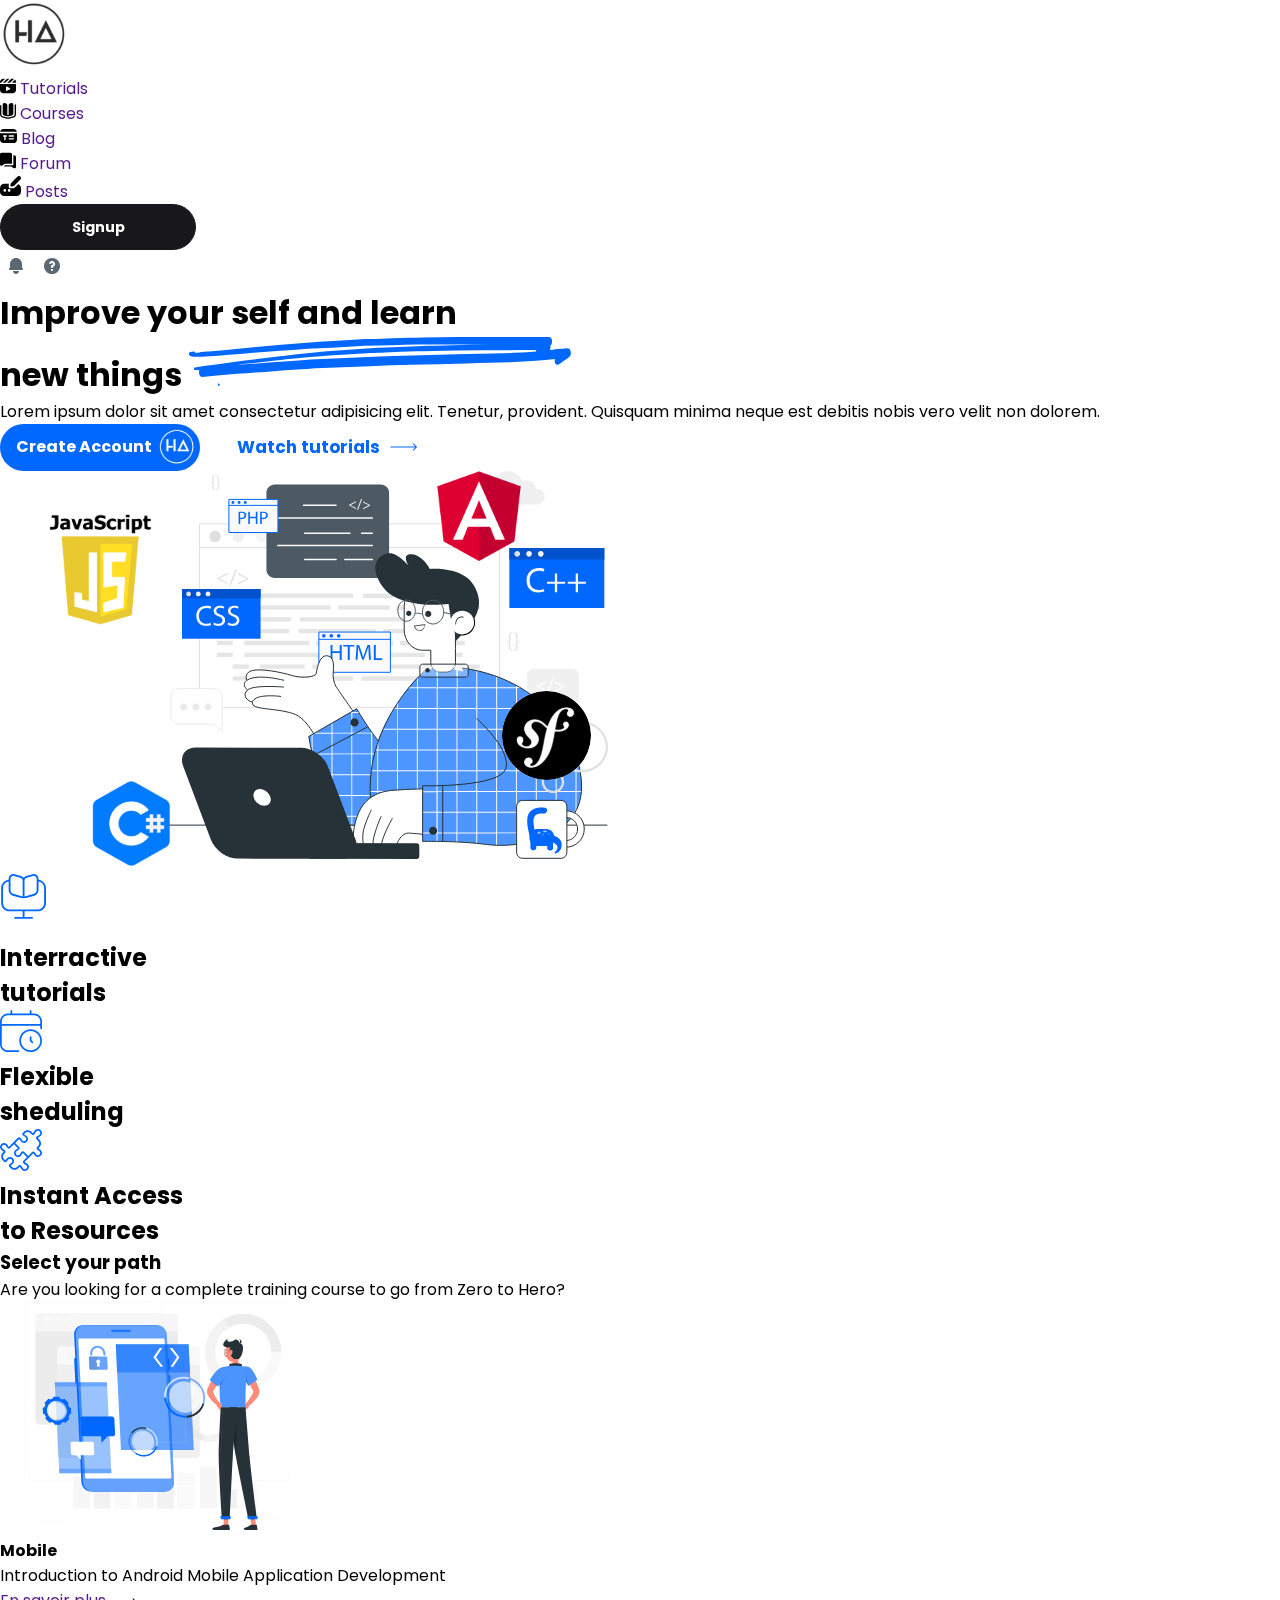
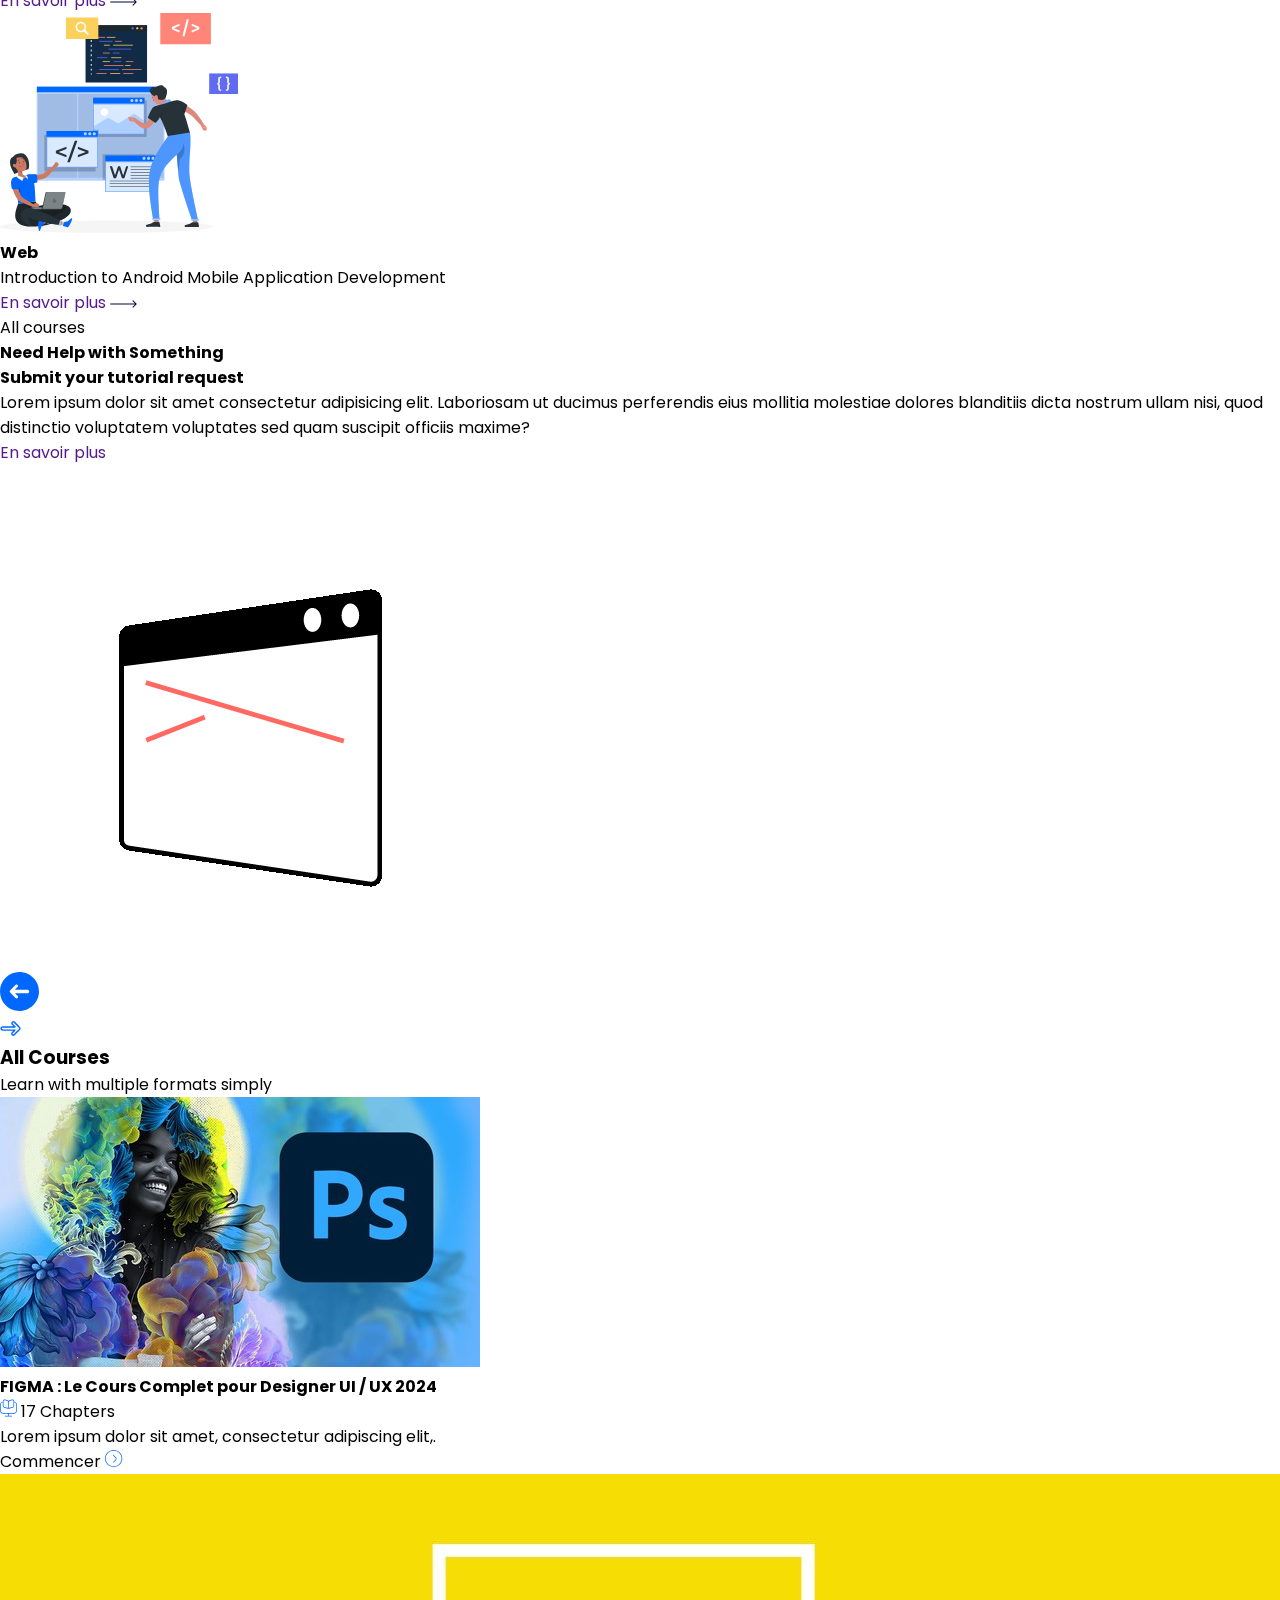
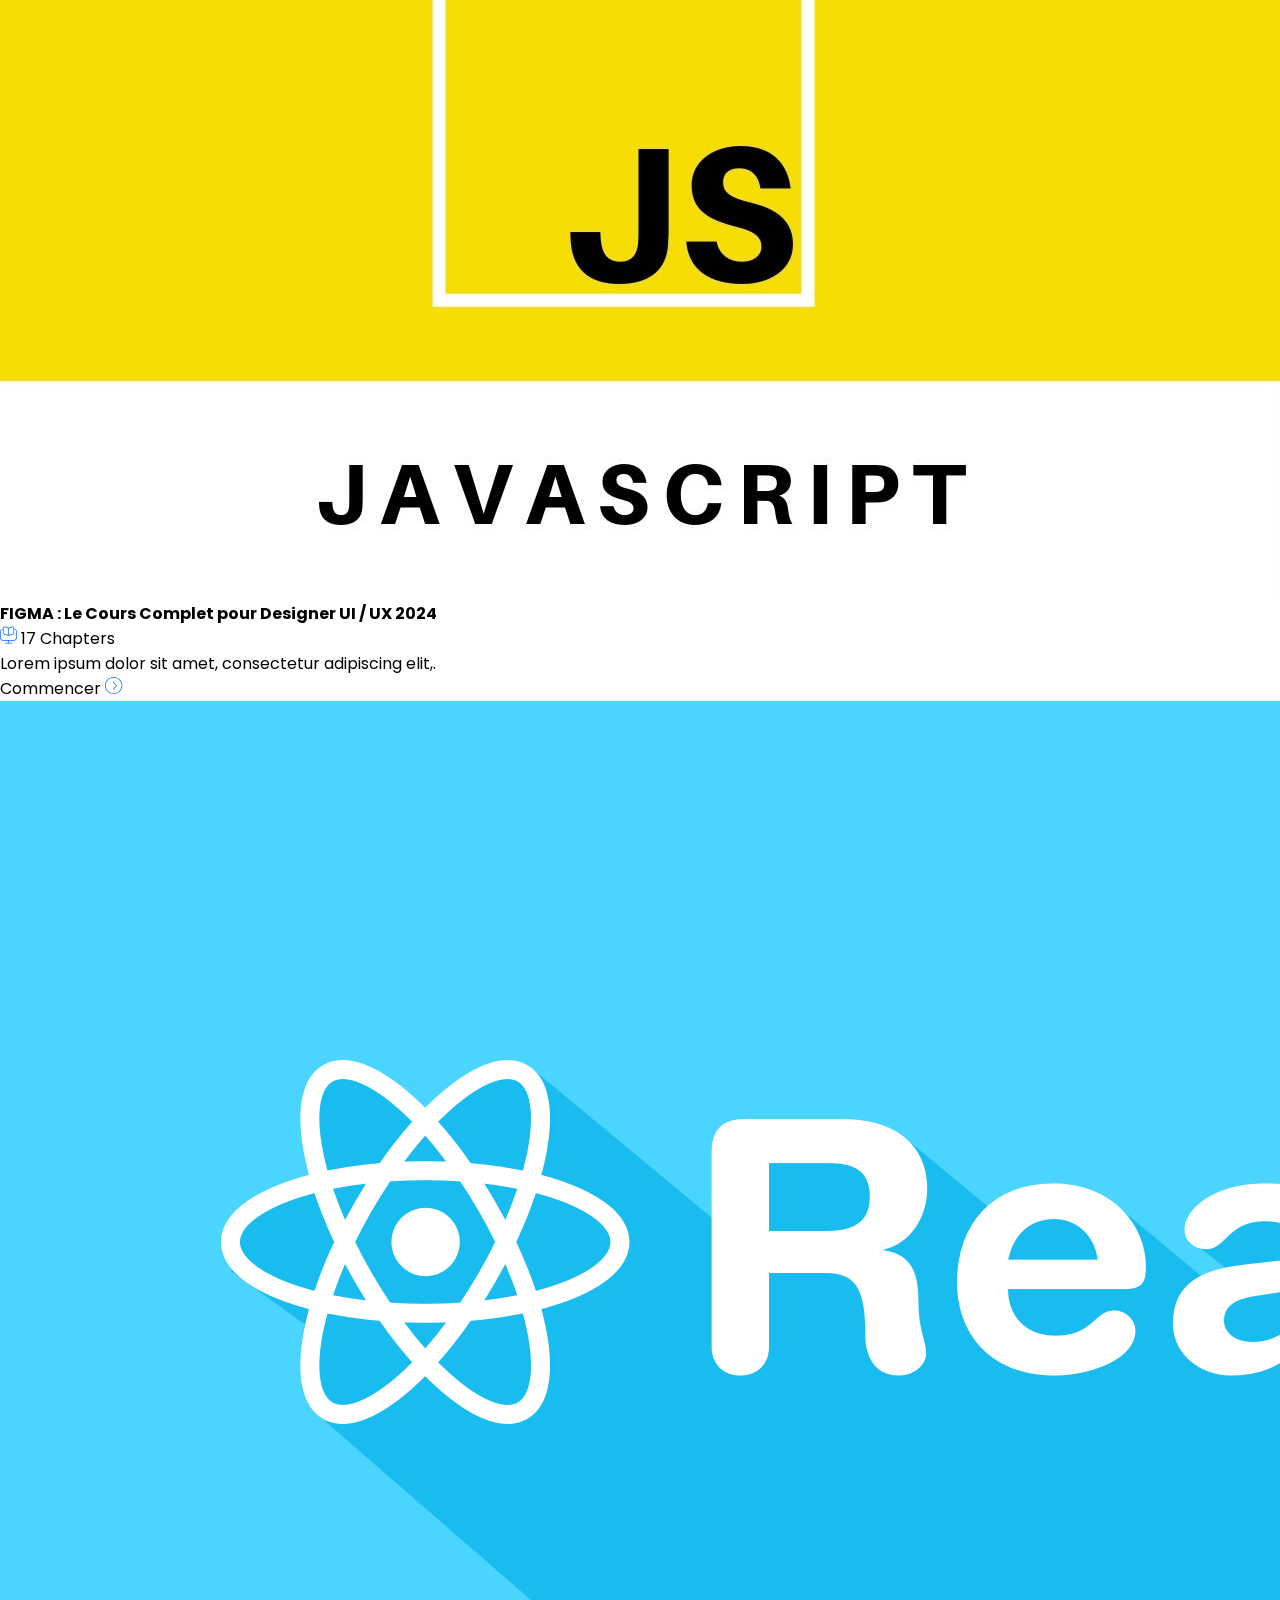
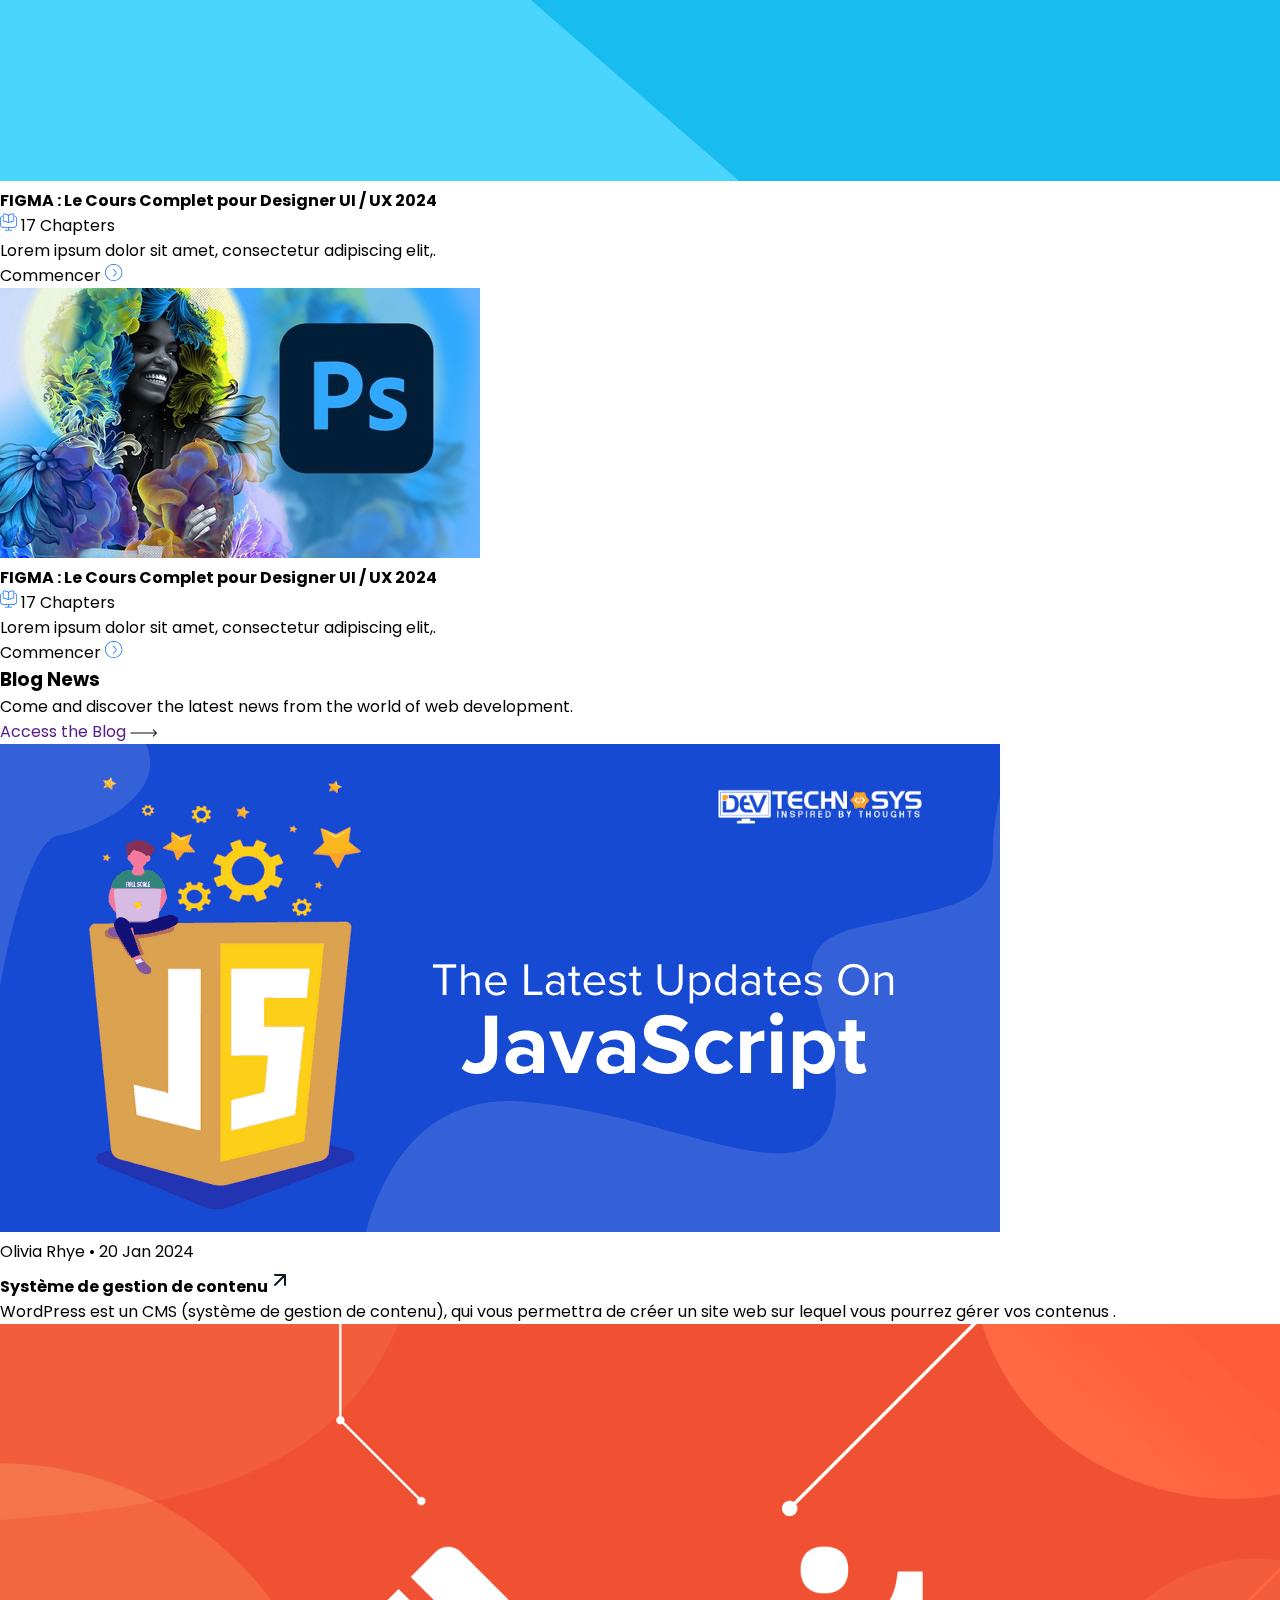
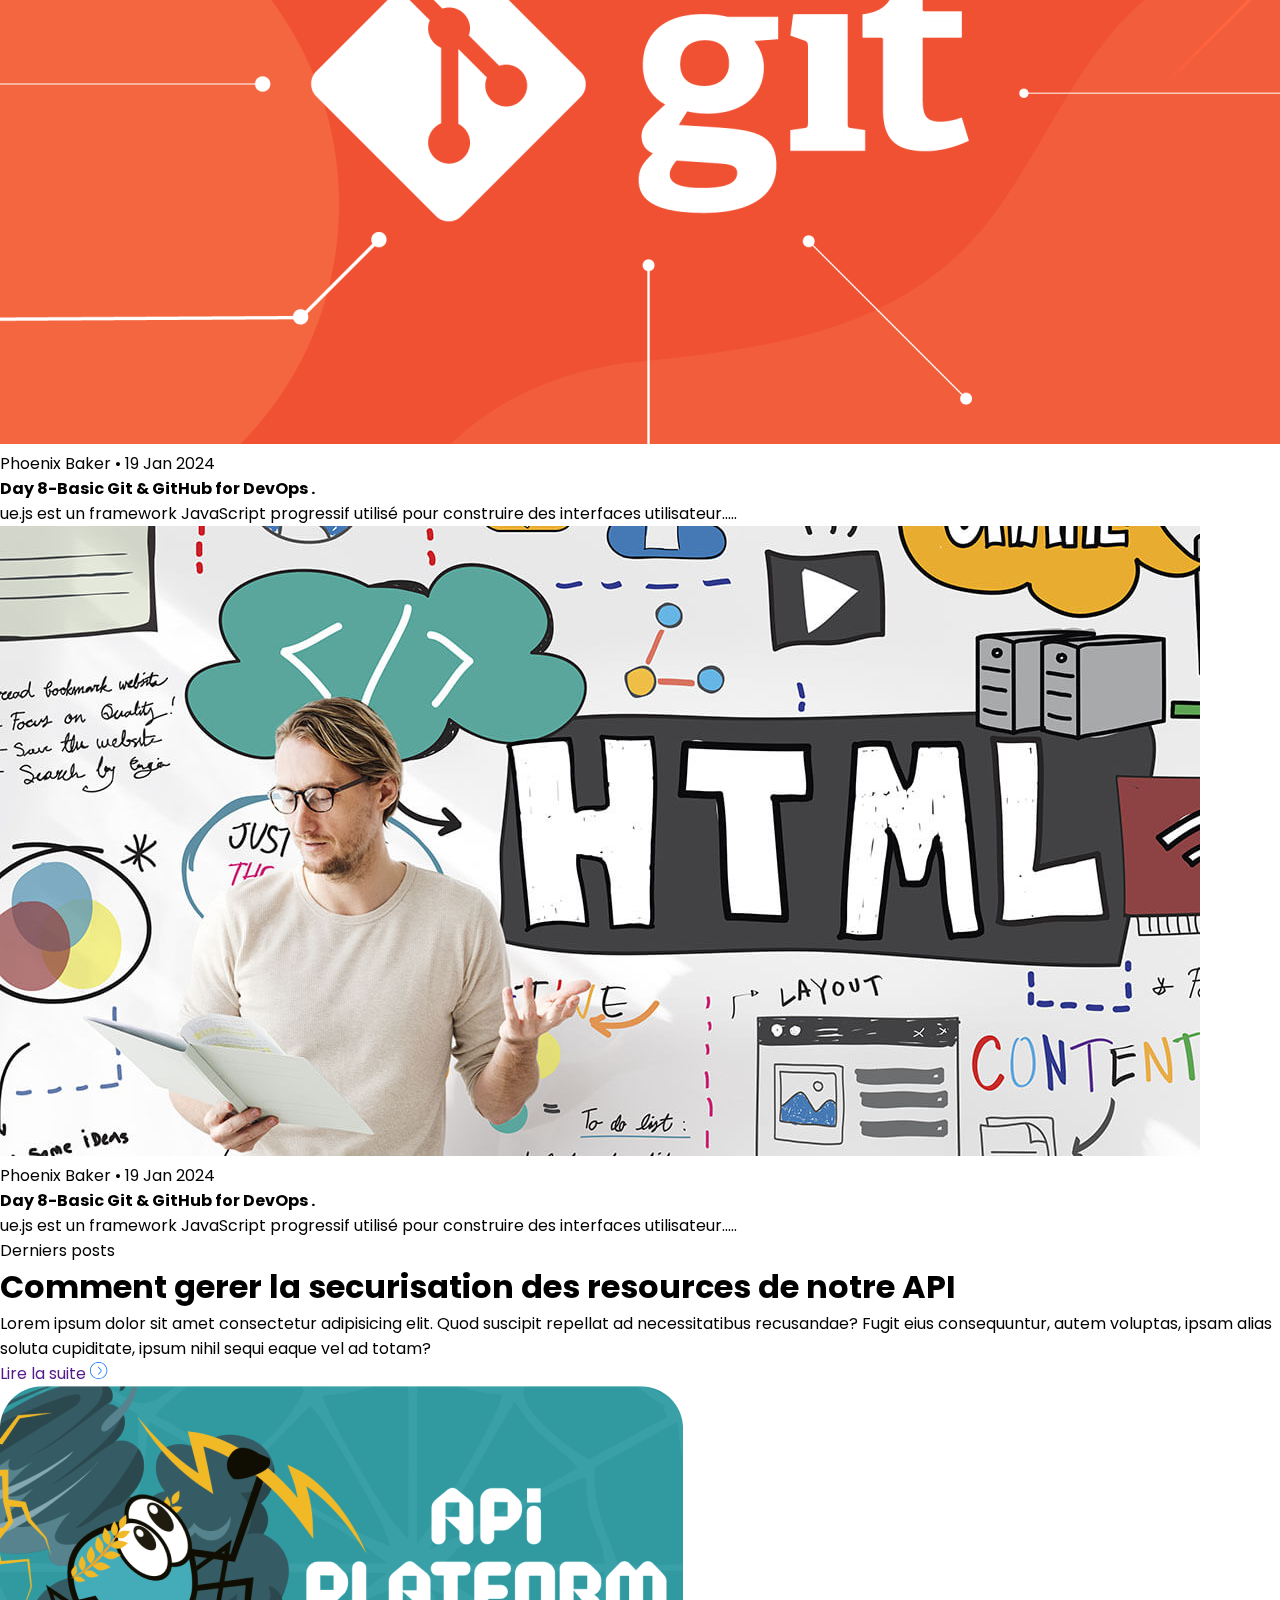
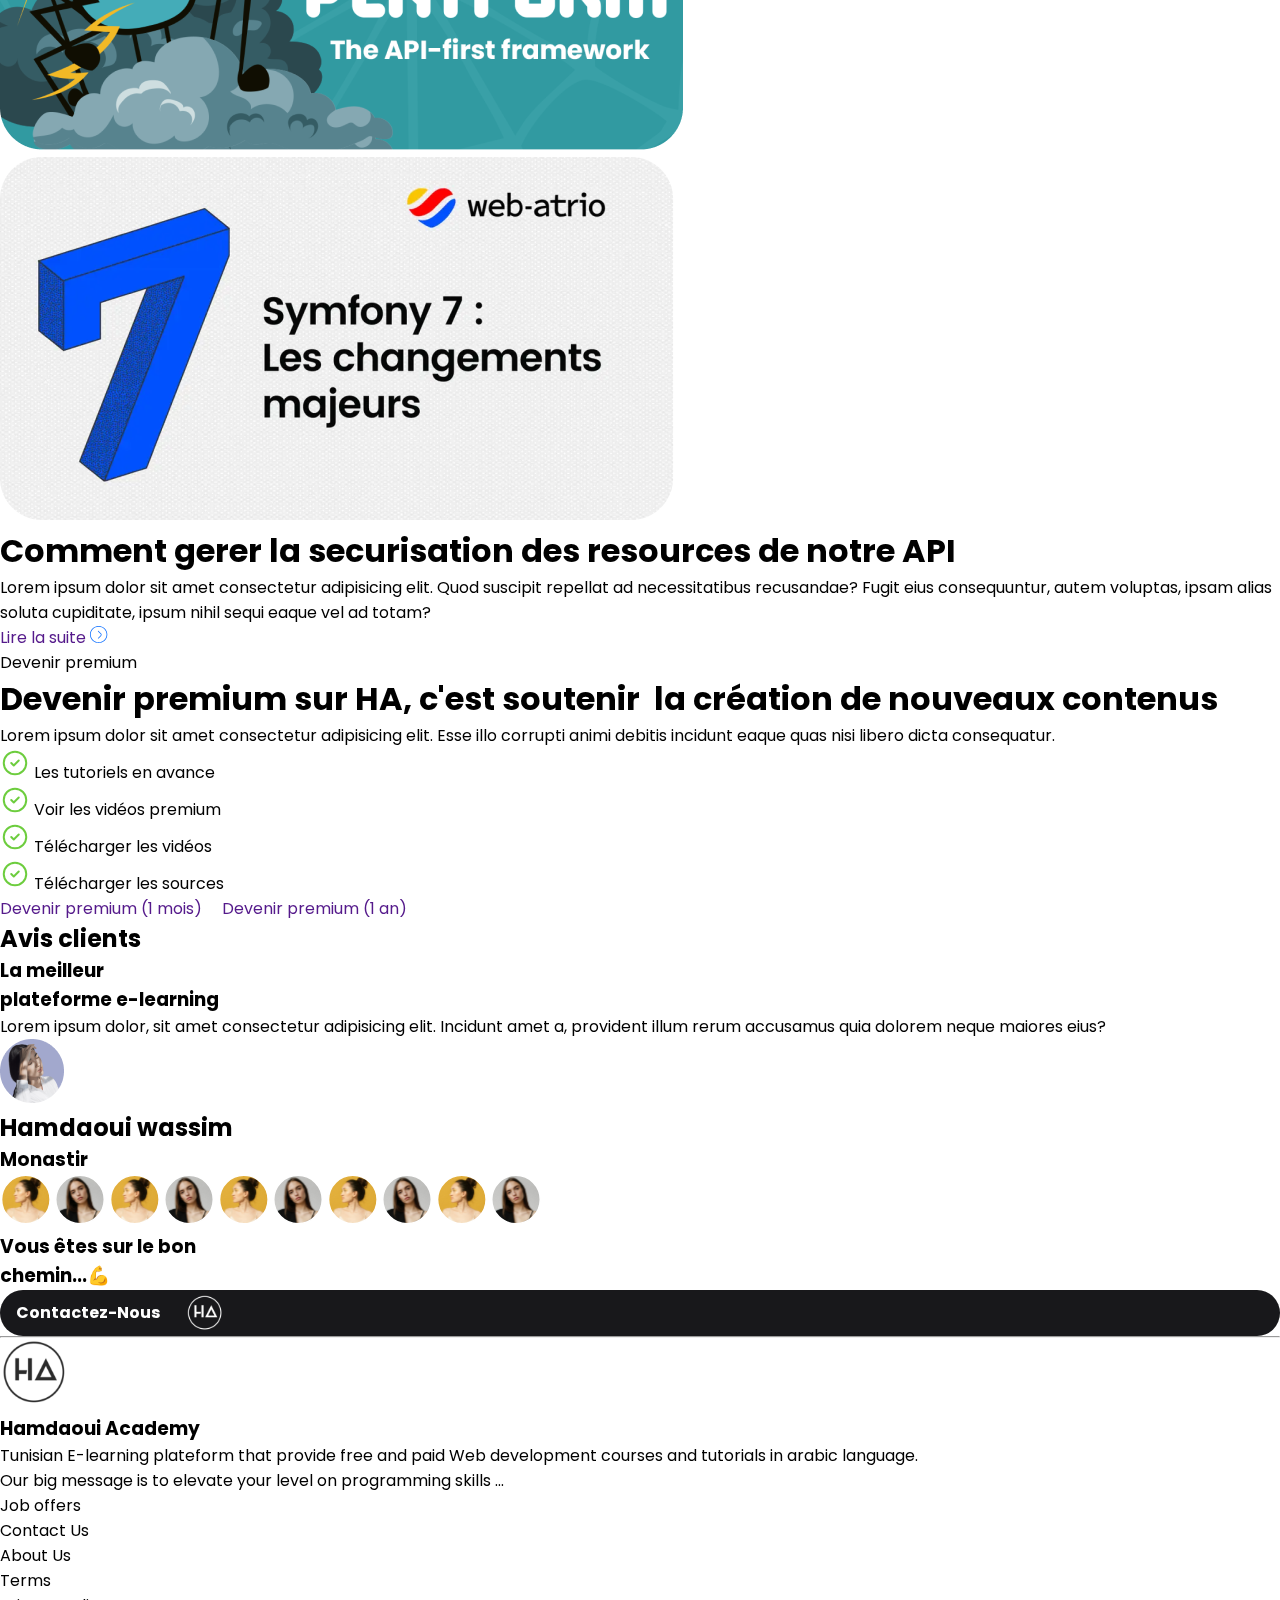
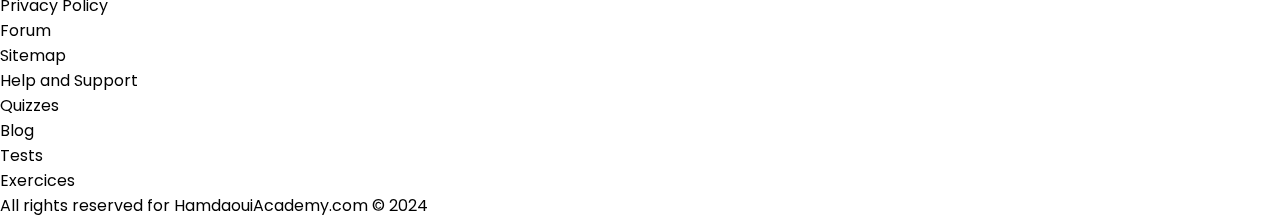
<file: index.html>
<!DOCTYPE html>
<html lang="en">

<head>
    <meta charset="UTF-8">
    <meta name="viewport" content="width=device-width, initial-scale=1.0">
    <title>Document</title>
    <link rel="preconnect" href="https://fonts.googleapis.com">
    <link rel="preconnect" href="https://fonts.gstatic.com" crossorigin>
    <link
        href="https://fonts.googleapis.com/css2?family=Poppins:ital,wght@0,100;0,200;0,300;0,400;0,500;0,600;0,700;0,800;0,900;1,100;1,200;1,300;1,400;1,500;1,600;1,700;1,800;1,900&display=swap"
        rel="stylesheet">
    <link rel="stylesheet" href="css/global.css">
    <link rel="stylesheet" href="css/buttons.css">
</head>

<body class="gradient main">

    <header class="">
        <nav class="navbar">
            <div>
                <svg width="69" height="69" viewBox="0 0 69 69" fill="none" xmlns="http://www.w3.org/2000/svg"
                    xmlns:xlink="http://www.w3.org/1999/xlink">
                    <rect width="69" height="69" fill="url(#pattern0_97_142)" />
                    <defs>
                        <pattern id="pattern0_97_142" patternContentUnits="objectBoundingBox" width="1" height="1">
                            <use xlink:href="#image0_97_142" transform="scale(0.00253807)" />
                        </pattern>
                        <image id="image0_97_142" width="394" height="394"
                            xlink:href="[data-uri]" />
                    </defs>
                </svg>

            </div>
            <div>
                <ul>
                    <li class="nav-item"> <a href="">
                            <svg width="16" height="16" viewBox="0 0 16 16" xmlns="http://www.w3.org/2000/svg">
                                <g clip-path="url(#clip0_97_146)">
                                    <path
                                        d="M11.276 0.666748H12.6667C13.0807 0.666748 13.4767 0.742748 13.8427 0.881415L10.0573 4.66675H7.276L11.276 0.666748ZM16 4.66675V4.00008C16 3.06675 15.614 2.22141 14.9933 1.61608L11.9427 4.66675H16ZM7.01467 0.666748L2.95867 4.66675H5.39067L9.39067 0.666748H7.01467ZM1.06 4.66675L5.116 0.666748H3.33333C1.49533 0.666748 0 2.16208 0 4.00008V4.66675H1.06ZM16 6.00008V12.0001C16 13.8381 14.5047 15.3334 12.6667 15.3334H3.33333C1.49533 15.3334 0 13.8381 0 12.0001V6.00008H16ZM10.0313 10.1334L6.942 8.48008C6.52733 8.23142 6 8.53008 6 9.01342V12.3207C6 12.8041 6.52733 13.1027 6.942 12.8541L10.0313 11.2007C10.434 10.9594 10.434 10.3754 10.0313 10.1341V10.1334Z" />
                                </g>
                                <defs>
                                    <clipPath id="clip0_97_146">
                                        <rect width="16" height="16" fill="white" />
                                    </clipPath>
                                </defs>
                            </svg>

                            Tutorials </a> </li>
                    <li class="nav-item"> <a href=""> <svg width="16" height="16" viewBox="0 0 16 16"
                                xmlns="http://www.w3.org/2000/svg">
                                <path
                                    d="M8 16.0053C7.63 16.0053 7.26067 15.9539 6.90133 15.8513L2.41733 14.5706C0.994 14.1639 0 12.8459 0 11.3653V2.67194C0 2.30394 0.298667 2.00527 0.666667 2.00527C1.03467 2.00527 1.33333 2.30394 1.33333 2.67194V11.3653C1.33333 12.2539 1.93 13.0446 2.784 13.2886L7.268 14.5693C7.74733 14.7059 8.25333 14.7059 8.73333 14.5693L13.2167 13.2886C14.0707 13.0446 14.6673 12.2539 14.6673 11.3653V2.00527C14.6673 1.63727 14.966 1.3386 15.334 1.3386C15.702 1.3386 16.0007 1.63727 16.0007 2.00527V11.3653C16.0007 12.8453 15.0067 14.1633 13.5833 14.5706L9.09933 15.8513C8.73933 15.9539 8.37 16.0053 8.00067 16.0053H8ZM12.0153 0.108604C11.53 -0.0707297 10.9893 -0.026063 10.5087 0.165937L9.924 0.39927C9.16467 0.702604 8.666 1.4386 8.666 2.2566V11.9206C8.44733 11.9766 8.224 12.0053 7.99933 12.0053C7.77467 12.0053 7.55133 11.9766 7.33267 11.9206V2.2566C7.33267 1.4386 6.83467 0.702604 6.07467 0.39927L5.48933 0.16527C5.00867 -0.0267297 4.468 -0.0713964 3.98267 0.108604C3.17267 0.408604 2.66533 1.16394 2.66533 1.98994V10.4659C2.66533 11.3586 3.25733 12.1433 4.11533 12.3886L6.89933 13.1846C7.258 13.2866 7.628 13.3379 7.998 13.3379C8.368 13.3379 8.738 13.2866 9.09667 13.1846L11.8807 12.3886C12.7393 12.1433 13.3307 11.3586 13.3307 10.4659V1.98994C13.3307 1.16394 12.8227 0.407937 12.0127 0.108604H12.0153Z" />
                            </svg>
                            Courses </a> </li>
                    <li class="nav-item"> <a href=""><svg width="17" height="16" viewBox="0 0 17 16"
                                xmlns="http://www.w3.org/2000/svg">
                                <path
                                    d="M0.0718099 3.75008C0.404727 2.13508 1.83556 0.916748 3.54264 0.916748H13.4593C15.1664 0.916748 16.5972 2.13508 16.9301 3.75008H0.0718099ZM17.001 5.16675V11.5417C17.001 13.4967 15.4143 15.0834 13.4593 15.0834H3.54264C1.58764 15.0834 0.000976562 13.4967 0.000976562 11.5417V5.16675H17.001ZM7.08431 8.00008C7.08431 7.6105 6.76556 7.29175 6.37598 7.29175H3.54264C3.15306 7.29175 2.83431 7.6105 2.83431 8.00008C2.83431 8.38967 3.15306 8.70842 3.54264 8.70842H4.25098V11.5417C4.25098 11.9313 4.56973 12.2501 4.95931 12.2501C5.34889 12.2501 5.66764 11.9313 5.66764 11.5417V8.70842H6.37598C6.76556 8.70842 7.08431 8.38967 7.08431 8.00008ZM14.1676 10.8334C14.1676 10.4438 13.8489 10.1251 13.4593 10.1251H9.20931C8.81973 10.1251 8.50098 10.4438 8.50098 10.8334C8.50098 11.223 8.81973 11.5417 9.20931 11.5417H13.4593C13.8489 11.5417 14.1676 11.223 14.1676 10.8334ZM14.1676 8.00008C14.1676 7.6105 13.8489 7.29175 13.4593 7.29175H9.20931C8.81973 7.29175 8.50098 7.6105 8.50098 8.00008C8.50098 8.38967 8.81973 8.70842 9.20931 8.70842H13.4593C13.8489 8.70842 14.1676 8.38967 14.1676 8.00008Z" />
                            </svg>

                            Blog </a> </li>
                    <li class="nav-item"> <a href=""> <svg width="16" height="17" viewBox="0 0 16 17"
                                xmlns="http://www.w3.org/2000/svg">
                                <g clip-path="url(#clip0_97_157)">
                                    <path
                                        d="M2.22764 13.5953L4.86964 11.8333H12.001V2.5C12.001 1.39733 11.1036 0.5 10.001 0.5H2.00098C0.89831 0.5 0.000976562 1.39733 0.000976562 2.5V12.4027C0.000976562 12.9313 0.290977 13.4153 0.756977 13.6653C0.968977 13.7793 1.20164 13.8353 1.43364 13.8353C1.71098 13.8353 1.98764 13.7547 2.22764 13.5953ZM16.001 5.16667V15.0693C16.001 15.598 15.711 16.082 15.245 16.332C15.033 16.446 14.8003 16.502 14.5683 16.5027C14.291 16.5027 14.0143 16.422 13.775 16.2627L11.1323 14.5H4.00098V14.0153L5.27298 13.1667H13.3343V3.16667H14.001C15.1036 3.16667 16.001 4.064 16.001 5.16667Z" />
                                </g>
                                <defs>
                                    <clipPath id="clip0_97_157">
                                        <rect width="16" height="16" transform="translate(0.000976562 0.5)" />
                                    </clipPath>
                                </defs>
                            </svg>
                            Forum </a> </li>
                    <li class="nav-item"> <a href=""><svg width="21" height="21" viewBox="0 0 21 21"
                                xmlns="http://www.w3.org/2000/svg">
                                <path
                                    d="M11.6114 6.54478L17.5675 0.588656C18.3524 -0.196219 19.6264 -0.196219 20.4112 0.588656C21.1961 1.37353 21.1961 2.64753 20.4112 3.43241L14.4551 9.38853C13.7437 10.0999 12.7795 10.4998 11.7732 10.4998H10.5001V9.22666C10.5001 8.22041 10.9 7.25616 11.6114 6.54478ZM18.1537 8.16528L15.6924 10.6267C14.6529 11.6662 13.2441 12.2498 11.7741 12.2498H9.62598C9.14298 12.2498 8.75098 11.8578 8.75098 11.3748V9.22666C8.75098 8.76378 8.81398 8.31228 8.92335 7.87478H4.37598C1.9601 7.87478 0.000976562 9.83391 0.000976562 12.2498V15.7498C0.000976562 18.1657 1.9601 20.1248 4.37598 20.1248H16.626C19.0419 20.1248 21.001 18.1657 21.001 15.7498V12.2498C21.001 10.3773 19.8119 8.78828 18.1537 8.16528ZM4.81348 15.7122C4.08898 15.7122 3.50098 15.1242 3.50098 14.3997C3.50098 13.6752 4.08898 13.0872 4.81348 13.0872C5.53798 13.0872 6.12598 13.6752 6.12598 14.3997C6.12598 15.1242 5.53798 15.7122 4.81348 15.7122ZM9.18848 15.7122C8.46398 15.7122 7.87598 15.1242 7.87598 14.3997C7.87598 13.6752 8.46398 13.0872 9.18848 13.0872C9.91298 13.0872 10.501 13.6752 10.501 14.3997C10.501 15.1242 9.91298 15.7122 9.18848 15.7122Z" />
                            </svg>
                            Posts </a> </li>
                </ul>
            </div>
            <div class="notifications">
                <button class="signup_button">Signup</button>
                <svg width="32" height="32" viewBox="0 0 32 32" xmlns="http://www.w3.org/2000/svg">
                    <path
                        d="M15.9998 8C14.4085 8 12.8824 8.63214 11.7571 9.75736C10.6319 10.8826 9.99979 12.4087 9.99979 14V17.586L9.29279 18.293C9.15298 18.4329 9.05777 18.611 9.0192 18.805C8.98064 18.9989 9.00044 19.2 9.07611 19.3827C9.15178 19.5654 9.27992 19.7215 9.44433 19.8314C9.60874 19.9413 9.80204 20 9.99979 20H21.9998C22.1975 20 22.3908 19.9413 22.5552 19.8314C22.7197 19.7215 22.8478 19.5654 22.9235 19.3827C22.9991 19.2 23.0189 18.9989 22.9804 18.805C22.9418 18.611 22.8466 18.4329 22.7068 18.293L21.9998 17.586V14C21.9998 12.4087 21.3676 10.8826 20.2424 9.75736C19.1172 8.63214 17.5911 8 15.9998 8ZM15.9998 24C15.2041 24 14.4411 23.6839 13.8785 23.1213C13.3159 22.5587 12.9998 21.7956 12.9998 21H18.9998C18.9998 21.7956 18.6837 22.5587 18.1211 23.1213C17.5585 23.6839 16.7954 24 15.9998 24Z"
                        fill="#5B6871" />
                </svg>
                <svg width="32" height="32" viewBox="0 0 32 32" xmlns="http://www.w3.org/2000/svg">
                    <path fill-rule="evenodd" clip-rule="evenodd"
                        d="M24 16C24 18.1217 23.1571 20.1566 21.6569 21.6569C20.1566 23.1571 18.1217 24 16 24C13.8783 24 11.8434 23.1571 10.3431 21.6569C8.84285 20.1566 8 18.1217 8 16C8 13.8783 8.84285 11.8434 10.3431 10.3431C11.8434 8.84285 13.8783 8 16 8C18.1217 8 20.1566 8.84285 21.6569 10.3431C23.1571 11.8434 24 13.8783 24 16ZM16 13C15.8243 12.9998 15.6517 13.046 15.4994 13.1337C15.3472 13.2215 15.2209 13.3478 15.133 13.5C15.0696 13.6179 14.9831 13.7218 14.8788 13.8057C14.7744 13.8895 14.6543 13.9515 14.5255 13.9881C14.3967 14.0247 14.2619 14.035 14.1291 14.0185C13.9963 14.002 13.8681 13.959 13.7522 13.892C13.6363 13.8251 13.535 13.7355 13.4543 13.6287C13.3737 13.5218 13.3153 13.3999 13.2826 13.2701C13.25 13.1403 13.2437 13.0052 13.2642 12.8729C13.2847 12.7407 13.3316 12.6138 13.402 12.5C13.7322 11.9281 14.2419 11.4812 14.852 11.2285C15.4621 10.9758 16.1386 10.9314 16.7765 11.1024C17.4143 11.2733 17.978 11.6499 18.38 12.1738C18.782 12.6977 19 13.3396 19 14C19.0002 14.6206 18.8079 15.226 18.4498 15.7329C18.0916 16.2397 17.5851 16.623 17 16.83V17C17 17.2652 16.8946 17.5196 16.7071 17.7071C16.5196 17.8946 16.2652 18 16 18C15.7348 18 15.4804 17.8946 15.2929 17.7071C15.1054 17.5196 15 17.2652 15 17V16C15 15.7348 15.1054 15.4804 15.2929 15.2929C15.4804 15.1054 15.7348 15 16 15C16.2652 15 16.5196 14.8946 16.7071 14.7071C16.8946 14.5196 17 14.2652 17 14C17 13.7348 16.8946 13.4804 16.7071 13.2929C16.5196 13.1054 16.2652 13 16 13ZM16 21C16.2652 21 16.5196 20.8946 16.7071 20.7071C16.8946 20.5196 17 20.2652 17 20C17 19.7348 16.8946 19.4804 16.7071 19.2929C16.5196 19.1054 16.2652 19 16 19C15.7348 19 15.4804 19.1054 15.2929 19.2929C15.1054 19.4804 15 19.7348 15 20C15 20.2652 15.1054 20.5196 15.2929 20.7071C15.4804 20.8946 15.7348 21 16 21Z"
                        fill="#5B6871" />
                </svg>



            </div>




        </nav>
        <div class="header_block">
            <div class="header_left">
                <div>
                    <h1> Improve your self and learn <br /><span> new things


                            <svg width="382" height="49" viewBox="0 0 382 49" fill="none"
                                xmlns="http://www.w3.org/2000/svg" xmlns:xlink="http://www.w3.org/1999/xlink">
                                <g clip-path="url(#clip0_97_455)">
                                    <path
                                        d="M8.25817 19.8535C11.2481 19.8535 14.3804 19.6423 17.3704 19.4311C18.6518 19.4311 19.7908 19.2199 21.0722 19.2199C26.4825 18.7975 31.8929 18.3751 37.3033 17.9526C43.8527 17.5302 50.2597 16.8966 56.8091 16.4742C66.0636 15.6294 75.3182 14.9957 84.5728 14.1509C86.7084 13.9397 88.8441 13.9397 90.9798 13.7285C96.3901 13.3061 101.8 12.8837 107.211 12.6725C112.621 12.2501 118.032 11.8276 123.442 11.6164C125.578 11.4052 127.713 11.194 129.849 11.194C138.392 10.7716 147.077 10.3492 155.619 9.92677C160.887 9.71557 166.155 9.50436 171.566 9.08195C173.701 9.08195 175.695 8.87074 177.83 8.87074C186.088 8.65953 194.489 8.44833 202.746 8.23712C211.004 8.02591 219.12 7.81471 227.378 7.6035C229.513 7.6035 231.649 7.6035 233.927 7.6035C239.338 7.6035 244.606 7.6035 250.016 7.6035C258.416 7.6035 266.674 7.6035 275.074 7.39229C277.78 7.39229 280.485 7.39229 283.19 7.39229C288.885 7.39229 294.58 7.39229 300.275 7.39229C300.702 7.39229 301.272 7.39229 301.699 7.39229C288.885 7.6035 275.929 7.81471 263.115 8.23712C257.704 8.44833 252.436 8.44833 247.026 8.65953C244.748 8.65953 242.328 8.65953 240.049 8.87074C232.219 9.08195 224.53 9.50436 216.699 9.71557C207.73 10.138 198.76 10.3492 189.79 10.7716C188.224 10.7716 186.8 10.9828 185.234 10.9828C180.393 11.4052 175.695 11.6164 170.854 12.0388C161.172 12.6725 151.49 13.3061 141.809 13.9397C140.385 13.9397 138.961 14.1509 137.537 14.3621C132.839 14.7845 127.998 15.4182 123.3 15.8406C114.757 16.6854 106.357 17.5302 97.8139 18.3751C95.5358 18.5863 93.1154 19.0087 90.8374 19.2199C85.427 19.8535 80.0167 20.4871 74.6063 21.3319C67.7722 22.1768 60.7956 23.0216 53.9615 23.8664C44.4222 25.1337 34.7405 26.4009 25.2011 27.6682C22.9231 27.8794 20.6451 28.3018 18.2246 28.513C14.0957 29.1466 9.96671 29.7802 5.83775 30.4138C5.41061 30.4138 4.98348 30.8363 4.98348 31.6811C4.98348 32.3147 5.41061 32.9483 5.83775 32.9483C7.4039 32.9483 8.82768 33.1595 10.3938 33.1595C10.1091 34.2156 9.96671 34.8492 9.96671 35.4828C9.96671 37.8061 11.2481 39.9182 12.9566 39.9182C24.774 38.8621 36.449 37.5949 48.2664 36.7501C58.5176 36.1164 68.7688 35.2716 79.02 34.638C90.2679 33.7932 101.658 32.9483 112.906 32.3147C116.465 32.1035 120.025 31.8923 123.584 31.4699C124.581 31.4699 125.578 31.2587 126.717 31.2587C144.941 30.6251 163.165 29.7802 181.39 29.1466C191.071 28.7242 200.896 28.3018 210.577 28.0906C214.137 27.8794 217.554 27.8794 221.113 27.6682C239.765 27.2457 258.416 26.8233 277.068 26.4009C285.041 26.1897 293.014 25.9785 300.987 25.7673C307.821 25.5561 314.656 25.5561 321.49 25.1337C327.185 24.9225 332.738 24.5001 338.433 24.2888C341.28 24.0776 344.128 24.0776 346.833 23.8664C353.24 23.2328 359.647 22.5992 366.054 21.9656C365.627 22.8104 365.627 24.0776 365.769 24.9225C365.912 25.9785 366.339 26.8233 367.051 27.2457C367.62 27.6682 368.474 28.0906 369.044 27.6682C370.468 26.8233 371.891 25.9785 373.173 25.1337C373.173 25.1337 373.173 25.1337 373.03 25.1337C373.173 25.1337 373.173 24.9225 373.315 24.9225C373.458 24.9225 373.6 24.7113 373.6 24.7113H373.458C374.169 24.2888 374.881 23.8664 375.736 23.2328C376.448 22.8104 377.302 22.1768 378.014 21.7544C378.868 21.1207 379.58 20.4871 380.434 19.8535C381.288 19.2199 381.858 17.5302 381.858 16.0518C381.858 15.2069 381.716 14.5733 381.431 13.7285C381.146 12.8837 380.434 11.8276 379.722 11.6164C379.01 11.4052 378.298 11.194 377.587 11.194C377.444 11.194 377.302 11.194 377.159 11.194C376.732 11.194 376.163 11.194 375.736 11.4052C374.597 11.6164 373.6 11.8276 372.461 11.8276C371.607 11.8276 370.752 12.0388 369.756 12.0388C367.335 12.2501 365.057 12.4613 362.637 12.8837C362.067 12.8837 361.355 13.0949 360.786 13.0949C361.071 12.6725 361.213 12.2501 361.213 11.8276C361.355 11.4052 361.355 10.9828 361.355 10.5604C361.355 10.3492 361.355 9.92677 361.498 9.71557C361.498 9.29315 361.498 8.87074 361.355 8.65953C361.355 8.65953 361.498 8.65953 361.498 8.44833C361.925 8.02591 362.352 7.6035 362.637 6.75867C362.922 6.12505 363.064 5.28022 363.064 4.4354C363.064 3.59057 362.922 2.95695 362.637 2.11212C362.495 1.90091 362.352 1.4785 362.21 1.26729C361.783 0.633671 361.355 0.422464 360.928 0.211257C360.074 -0.211156 359.077 -0.422363 358.081 -0.422363C357.227 -0.422363 356.515 -0.422363 355.66 -0.422363C354.521 -0.422363 353.382 -0.422363 352.243 -0.422363C350.677 -0.422363 348.969 -0.422363 347.402 -0.422363C343.131 -0.422363 338.86 -0.422363 334.588 -0.422363C330.602 -0.422363 326.473 -0.422363 322.486 -0.422363C318.784 -0.422363 315.225 -0.422363 311.523 -0.422363C296.858 -0.422363 282.336 -0.211156 267.671 5.05447e-05C256.708 0.211257 245.745 0.422464 234.781 0.422464C229.941 0.422464 224.957 0.633671 220.117 0.844878C209.153 1.26729 198.19 1.4785 187.227 1.90091C184.095 1.90091 180.963 2.11212 177.83 2.11212C175.979 2.11212 174.271 2.32333 172.42 2.32333C161.599 2.95695 150.779 3.59057 139.958 4.22419C136.683 4.4354 133.408 4.6466 129.991 4.85781C128.14 4.85781 126.289 5.06902 124.439 5.28022C113.618 6.12505 102.939 6.96988 92.1188 7.81471C86.566 8.23712 81.0133 8.65953 75.4606 9.29315C65.9212 10.138 56.3819 10.9828 46.985 12.0388C38.7271 12.8837 30.4691 13.5173 22.2112 14.1509C20.9298 14.3621 19.6484 14.3621 18.2246 14.5733C16.089 14.7845 13.9533 14.7845 11.8176 14.9957C9.96671 15.8406 7.97342 15.8406 6.1225 15.8406C5.98013 14.9957 5.41061 14.3621 4.98348 14.5733C3.70208 14.5733 2.56305 14.7845 1.28165 14.9957C0.712141 15.2069 0.142629 15.6294 0.000251202 16.4742C-0.142127 17.5302 0.285007 18.5863 0.854519 18.7975C1.42403 19.0087 1.99354 19.2199 2.56305 19.4311C3.13257 19.6423 3.5597 19.6423 4.12921 19.6423C5.55299 19.8535 6.83439 19.8535 8.25817 19.8535ZM341.423 13.0949C343.131 13.0949 344.982 13.0949 346.691 13.0949C346.833 13.7285 347.118 14.1509 347.402 14.5733C346.691 14.5733 345.979 14.7845 345.409 14.7845C344.128 14.7845 342.846 14.9957 341.565 14.9957C335.87 15.2069 330.317 15.6294 324.622 15.8406C322.059 16.0518 319.496 16.263 316.934 16.263C312.947 16.263 308.818 16.4742 304.831 16.4742C295.577 16.6854 286.465 16.8966 277.21 17.1078C259.27 17.5302 241.473 17.9526 223.534 18.3751C210.72 18.5863 197.906 19.2199 185.092 19.8535C165.871 20.6983 146.507 21.3319 127.286 22.1768C123.442 22.388 119.598 22.5992 115.754 23.0216C104.79 23.8664 93.8273 24.5001 82.8642 25.3449C72.1859 26.1897 61.3651 26.8233 50.6868 27.6682C49.6902 27.6682 48.6935 27.8794 47.6969 27.8794C50.5444 27.4569 53.5344 27.2457 56.3819 26.8233C66.4908 25.7673 76.5996 24.5001 86.7084 23.444C90.2679 23.0216 93.8273 22.5992 97.2444 22.1768C99.0953 21.9656 100.946 21.7544 102.655 21.7544C113.333 20.9095 123.869 19.8535 134.405 19.0087C136.398 18.7975 138.534 18.5863 140.527 18.3751C143.517 18.1638 146.507 17.9526 149.355 17.9526C160.175 17.319 170.996 16.6854 181.817 16.0518C184.237 15.8406 186.658 15.8406 188.936 15.6294C189.505 15.6294 190.217 15.6294 190.787 15.6294C192.495 15.6294 194.204 15.6294 195.77 15.4182C206.591 14.9957 217.554 14.7845 228.374 14.3621C233.358 14.1509 238.341 13.9397 243.324 13.9397C259.413 13.7285 275.644 13.5173 291.733 13.3061C308.533 13.3061 325.049 13.0949 341.423 13.0949Z"
                                        fill="#0168FF" />
                                    <path
                                        d="M29.7576 48.986C30.2294 48.986 30.6119 48.4187 30.6119 47.7188C30.6119 47.0189 30.2294 46.4515 29.7576 46.4515C29.2858 46.4515 28.9033 47.0189 28.9033 47.7188C28.9033 48.4187 29.2858 48.986 29.7576 48.986Z"
                                        fill="#0168FF" />
                                    <rect width="500" height="500" fill="url(#pattern0_97_455)" />
                                </g>
                                <defs>
                                    <pattern id="pattern0_97_455" patternContentUnits="objectBoundingBox" width="1"
                                        height="1">
                                        <use xlink:href="#image0_97_455" transform="scale(0.002)" />
                                    </pattern>
                                    <clipPath id="clip0_97_455">
                                        <rect width="382" height="49" fill="white" />
                                    </clipPath>
                                    <image id="image0_97_455" width="500" height="500"
                                        xlink:href="[data-uri]" />
                                </defs>
                            </svg>

                        </span> </h1>
                    <p>Lorem ipsum dolor sit amet consectetur adipisicing elit. Tenetur, provident. Quisquam minima
                        neque est debitis nobis vero velit non dolorem.</p>
                </div>
                <div class="buttons">
                    <a class="new_account" href="">
                        <span>Create Account</span> <img src="images/ha-btn-icon.svg" alt=""></a>
                    <a class="see_tutorials" href="">Watch tutorials
                        <svg width="27" height="8" viewBox="0 0 27 8" fill="none" xmlns="http://www.w3.org/2000/svg">
                            <path
                                d="M26.8536 4.35355C27.0488 4.15829 27.0488 3.84171 26.8536 3.64645L23.6716 0.464466C23.4763 0.269204 23.1597 0.269204 22.9645 0.464466C22.7692 0.659728 22.7692 0.976311 22.9645 1.17157L25.7929 4L22.9645 6.82843C22.7692 7.02369 22.7692 7.34027 22.9645 7.53553C23.1597 7.7308 23.4763 7.7308 23.6716 7.53553L26.8536 4.35355ZM0.5 4.5H26.5V3.5H0.5V4.5Z"
                                fill="#0168FF" />
                        </svg>


                    </a>

                </div>
            </div>
            <div class="header_right">
                <img src="images/header_right.svg">
            </div>

        </div>

        <div class="header_features">
            <div>
                <svg width="46" height="59" viewBox="0 0 46 59" fill="none" xmlns="http://www.w3.org/2000/svg">
                    <g clip-path="url(#clip0_97_477)">
                        <path
                            d="M38.5301 5.70054V4.67296C38.5301 3.19324 37.8541 1.83496 36.6738 0.943765C35.4917 0.0525697 34.0032 -0.223944 32.5783 0.181485L26.2362 1.99564C25.1456 2.30765 24.2249 2.98025 23.5918 3.8621C22.9569 2.98025 22.0362 2.30765 20.9455 1.99377L14.6016 0.181485C13.1804 -0.223944 11.6882 0.0544381 10.508 0.943765C9.32768 1.83496 8.64977 3.19511 8.64977 4.67296V5.70054C4.45906 6.17136 1.17969 9.69691 1.17969 14.0128V28.9594C1.17969 33.5948 4.95021 37.3669 9.58353 37.3669H22.6562V42.9719H15.1861C14.6707 42.9719 14.2523 43.3904 14.2523 43.9061C14.2523 44.4217 14.6707 44.8403 15.1861 44.8403H31.9938C32.5092 44.8403 32.9276 44.4217 32.9276 43.9061C32.9276 43.3904 32.5092 42.9719 31.9938 42.9719H24.5237V37.3669H37.5964C42.2297 37.3669 46.0002 33.5948 46.0002 28.9594V14.0128C46.0002 9.69691 42.7208 6.17136 38.5301 5.70054ZM24.5237 6.74307C24.5237 5.38106 25.4388 4.16664 26.7479 3.7911L33.09 1.97882C33.3477 1.90409 33.6073 1.86859 33.8669 1.86859C34.4664 1.86859 35.0528 2.0629 35.5458 2.43656C36.2536 2.97091 36.6607 3.7855 36.6607 4.67296V16.2753C36.6607 17.9344 35.5458 19.4122 33.951 19.8681L26.4099 22.0242C25.7899 22.2017 25.1587 22.3194 24.5218 22.3773V6.74307H24.5237ZM10.5173 4.67296C10.5173 3.7855 10.9244 2.96904 11.6322 2.43469C12.1271 2.0629 12.7135 1.86859 13.3111 1.86859C13.5707 1.86859 13.8303 1.90596 14.0899 1.97882L20.432 3.7911C21.743 4.16664 22.6581 5.38106 22.6581 6.74307V22.3792C22.0231 22.3212 21.39 22.2035 20.77 22.026L13.2271 19.87C11.6322 19.4141 10.5192 17.9363 10.5192 16.2772L10.5173 4.67296ZM44.1327 28.9594C44.1327 32.5653 41.2007 35.4986 37.5964 35.4986H9.58353C5.97922 35.4986 3.04721 32.5653 3.04721 28.9594V14.0128C3.04721 10.7282 5.48993 8.02662 8.64977 7.56887V16.2772C8.64977 18.7677 10.3212 20.9835 12.7135 21.6673L20.2564 23.8234C21.3471 24.1354 22.4694 24.2905 23.5918 24.2905C24.7142 24.2905 25.8366 24.1354 26.9272 23.8234L34.4683 21.6673C36.8606 20.9835 38.532 18.7677 38.532 16.2772V7.56887C41.6918 8.02662 44.1345 10.7282 44.1345 14.0128L44.1327 28.9594Z"
                            fill="#0168FF" />
                    </g>
                    <defs>
                        <clipPath id="clip0_97_477">
                            <rect width="46" height="59" fill="white" />
                        </clipPath>
                    </defs>
                </svg>

                <h2>Interractive<br /> tutorials</h2>
            </div>
            <div>
                <svg width="42" height="42" viewBox="0 0 42 42" fill="none" xmlns="http://www.w3.org/2000/svg">
                    <g clip-path="url(#clip0_97_470)">
                        <path
                            d="M30.625 19.3182C24.353 19.3182 19.25 24.4212 19.25 30.6932C19.25 36.9285 24.353 42 30.625 42C36.897 42 42 36.897 42 30.625C42 24.3897 36.897 19.3182 30.625 19.3182ZM30.625 40.25C25.319 40.25 21 35.9625 21 30.6932C21 25.3855 25.319 21.0682 30.625 21.0682C35.931 21.0682 40.25 25.3558 40.25 30.625C40.25 35.9328 35.931 40.25 30.625 40.25ZM32.9945 31.7555C33.3358 32.0967 33.3358 32.6515 32.9945 32.9928C32.823 33.1642 32.599 33.2483 32.375 33.2483C32.151 33.2483 31.927 33.1625 31.7555 32.9928L30.0055 31.2428C29.841 31.0783 29.75 30.856 29.75 30.6233V27.1232C29.75 26.6402 30.142 26.2482 30.625 26.2482C31.108 26.2482 31.5 26.6402 31.5 27.1232V30.261L32.9945 31.7555ZM34.125 3.5H31.5V0.875C31.5 0.392 31.108 0 30.625 0C30.142 0 29.75 0.392 29.75 0.875V3.5H12.25V0.875C12.25 0.392 11.858 0 11.375 0C10.892 0 10.5 0.392 10.5 0.875V3.5H7.875C3.53325 3.5 0 7.03325 0 11.375V34.125C0 38.4668 3.53325 42 7.875 42H18.375C18.858 42 19.25 41.608 19.25 41.125C19.25 40.642 18.858 40.25 18.375 40.25H7.875C4.4975 40.25 1.75 37.5025 1.75 34.125V15.75H40.25V18.375C40.25 18.858 40.642 19.25 41.125 19.25C41.608 19.25 42 18.858 42 18.375V11.375C42 7.03325 38.4668 3.5 34.125 3.5ZM1.75 14V11.375C1.75 7.9975 4.4975 5.25 7.875 5.25H34.125C37.5025 5.25 40.25 7.9975 40.25 11.375V14H1.75Z"
                            fill="#0168FF" />
                    </g>
                    <defs>
                        <clipPath id="clip0_97_470">
                            <rect width="42" height="42" fill="white" />
                        </clipPath>
                    </defs>
                </svg>

                <h2>Flexible<br /> sheduling</h2>
            </div>
            <div>
                <svg width="42" height="42" viewBox="0 0 42 42" fill="none" xmlns="http://www.w3.org/2000/svg">
                    <g clip-path="url(#clip0_97_483)">
                        <path
                            d="M38.3093 19.355L39.4696 18.1948C40.4601 17.2025 41.0078 15.8848 41.0078 14.4813C41.0078 13.0778 40.4618 11.76 39.4696 10.7695L37.7546 9.04927C40.3568 7.26602 40.5493 7.10502 40.6368 7.02977C41.4348 6.33852 41.9143 5.37777 41.9896 4.32602C42.0648 3.27427 41.7253 2.25402 41.0376 1.46302C40.2886 0.586275 39.2631 0.0735248 38.1518 0.0192748C37.0318 -0.0489752 36.0011 0.364025 35.2241 1.11302C35.1383 1.19352 35.1243 1.20927 32.9876 4.28927L31.4021 2.70202C29.3528 0.652775 26.0226 0.658025 23.9768 2.70202L22.7868 3.89202C22.4193 4.25952 22.2356 4.76877 22.2828 5.28852C22.3301 5.81002 22.6066 6.27902 23.0388 6.57477C25.1178 7.99577 25.4538 8.25127 25.4976 8.28802C25.9386 8.66952 26.2046 9.20152 26.2466 9.78253C26.2886 10.3635 26.0996 10.9288 25.7531 11.3295C24.6541 12.4513 23.4571 12.5493 22.5453 11.683C22.4508 11.5623 21.6213 10.4248 20.5678 8.97752C20.2668 8.56102 19.7996 8.30027 19.2851 8.26002C18.7793 8.21977 18.2736 8.40527 17.9131 8.76577L8.70456 17.8973C7.40956 15.918 7.12431 15.5173 7.00006 15.3703C6.27906 14.539 5.24656 14.0403 4.16856 14.0018C3.06956 13.944 2.02831 14.392 1.22331 15.197C-0.339437 16.6968 -0.388437 19.1888 1.11481 20.7533C1.18131 20.8233 1.20056 20.8425 3.77306 22.7623L2.73181 23.7983C1.73606 24.7888 1.18656 26.1083 1.18481 27.5135C1.18306 28.9188 1.72906 30.24 2.72306 31.2323L4.16506 32.6725C4.52031 33.0278 5.01031 33.2133 5.51081 33.1818C6.01481 33.1503 6.48206 32.9035 6.79006 32.5028C7.71581 31.304 8.44906 30.3573 8.47706 30.3135C9.32231 29.4998 10.8326 29.5785 11.6726 30.4518C12.0646 30.9033 12.2746 31.514 12.2483 32.1265C12.2221 32.7408 11.9701 33.285 11.5466 33.6525C11.3803 33.7943 10.5421 34.4155 9.51306 35.175C9.10181 35.4795 8.84281 35.945 8.80431 36.456C8.76756 36.9653 8.95131 37.4623 9.31181 37.8228L10.7941 39.305C12.8363 41.3473 16.1631 41.3508 18.2088 39.3155L19.8031 37.737C22.0343 40.824 22.0431 40.831 22.1218 40.9045C22.8603 41.615 23.8246 42.0018 24.8466 42.0018C24.8728 42.0018 24.8991 42.0018 24.9271 42.0018C25.9788 41.9808 26.9571 41.552 27.6606 40.817C28.4743 40.0348 28.9048 38.9988 28.8751 37.8998C28.8453 36.7903 28.3483 35.7368 27.5031 35.0035C27.3683 34.8898 26.9256 34.5643 24.6278 32.9735L33.3236 24.3495C35.1611 26.8153 35.1873 26.8415 35.2556 26.9063C36.8883 28.4708 39.1283 28.3623 41.0411 26.5615C41.7306 25.767 42.0683 24.752 41.9931 23.702C41.9178 22.6538 41.4401 21.6983 40.6403 21.0053C40.5178 20.9003 40.1521 20.6308 38.3128 19.3585L38.3093 19.355ZM23.3976 31.7258C23.0248 32.0915 22.8376 32.6008 22.8831 33.124C22.9286 33.6473 23.2033 34.118 23.6356 34.4155C25.8196 35.9223 26.2886 36.267 26.3656 36.3283C26.8346 36.7343 27.1111 37.3223 27.1286 37.9418C27.1391 38.367 27.0288 38.9935 26.4251 39.578C26.0208 39.998 25.4766 40.236 24.8921 40.2483C24.3601 40.2798 23.7563 40.0435 23.4098 39.7215C23.3031 39.5833 22.3703 38.297 21.2223 36.708C20.9213 36.2915 20.4541 36.029 19.9413 35.987C19.8941 35.9835 19.8468 35.9818 19.7996 35.9818C19.3393 35.9818 18.8966 36.162 18.5676 36.4893L16.9768 38.0713C15.6136 39.4293 13.3963 39.4275 12.0331 38.0643L10.5543 36.5785C11.6288 35.7858 12.5021 35.133 12.6858 34.9773C13.4856 34.2843 13.9511 33.2973 13.9983 32.1983C14.0438 31.143 13.6781 30.0878 12.9676 29.2688C11.4223 27.664 8.81131 27.5625 7.26606 29.05C7.20306 29.1113 7.18731 29.1253 5.40581 31.4335L3.96381 29.9915C3.30231 29.33 2.93831 28.448 2.93831 27.5118C2.93831 26.5755 3.30581 25.6953 3.96906 25.0355L5.01031 23.9995C5.37081 23.6408 5.55631 23.1438 5.52131 22.6363C5.48456 22.127 5.22906 21.6598 4.82131 21.357C3.53156 20.3928 2.42906 19.5685 2.37831 19.5353C1.54531 18.669 1.57331 17.2865 2.45181 16.443C3.05381 15.841 3.69081 15.743 4.10906 15.7483C4.70406 15.7693 5.27631 16.0475 5.67006 16.5025C5.73831 16.5865 6.03406 17.003 7.24156 18.851C7.53031 19.2938 7.99581 19.5808 8.52081 19.6368C9.04056 19.691 9.56031 19.5143 9.93481 19.145L13.9528 15.1883L17.8921 19.1293C15.1446 21.1715 15.1271 21.189 15.0606 21.2608C14.3273 22.0238 13.9528 23.0528 14.0088 24.157C14.0613 25.214 14.5216 26.2343 15.3056 26.985C16.9803 28.4358 19.5808 28.2975 20.9931 26.67C21.0631 26.5878 21.2486 26.3655 22.8411 24.0748L26.9711 28.2065L23.3993 31.7223L23.3976 31.7258ZM39.7776 25.3453C38.6121 26.4373 37.4063 26.5423 36.5331 25.711C36.4333 25.5885 35.6528 24.5438 34.7236 23.2978C34.4191 22.89 33.9536 22.6363 33.4461 22.5995C32.9193 22.5558 32.4416 22.7483 32.0828 23.107L28.2118 26.978L24.0766 22.8393C23.7073 22.4718 23.1998 22.2898 22.6818 22.3353C22.1638 22.3825 21.6966 22.6538 21.4008 23.0808C20.0096 25.0863 19.7156 25.4713 19.6613 25.5343C18.8931 26.4198 17.3898 26.481 16.4833 25.6953C16.0511 25.2805 15.7868 24.689 15.7553 24.073C15.7238 23.4553 15.9251 22.8883 16.2488 22.5435C16.3836 22.435 17.5736 21.5495 18.9368 20.538C19.3446 20.2335 19.6001 19.768 19.6386 19.2588C19.6753 18.7513 19.4916 18.2543 19.1311 17.8955L15.1953 13.9598L19.1521 10.0083C21.1576 12.7663 21.1786 12.7873 21.2556 12.8625C22.9338 14.4708 25.2438 14.3518 27.0411 12.5178C27.7306 11.7233 28.0683 10.7083 27.9931 9.66002C27.9196 8.61177 27.4401 7.65452 26.6386 6.95977C26.5598 6.89327 26.3778 6.73752 24.0276 5.12927L25.2176 3.93752C26.5808 2.57602 28.8033 2.57253 30.1683 3.93752L31.7538 5.52652C32.1213 5.89227 32.6358 6.06902 33.1468 6.03052C33.6666 5.98327 34.1338 5.71202 34.4313 5.28327C35.5093 3.72578 36.4193 2.42027 36.4421 2.36952C36.8726 1.95477 37.4571 1.73252 38.0696 1.76402C38.6943 1.79552 39.2771 2.09127 39.7146 2.60227C40.0996 3.04502 40.2886 3.61378 40.2483 4.20003C40.2063 4.78627 39.9386 5.32177 39.5028 5.69627C39.4328 5.75577 39.0233 6.05852 36.7676 7.60377C36.3371 7.89952 36.0623 8.37027 36.0133 8.89002C35.9661 9.40802 36.1481 9.91727 36.5156 10.2865L38.2341 12.005C38.8956 12.6665 39.2596 13.545 39.2596 14.4795C39.2596 15.414 38.8956 16.2943 38.2341 16.9558L37.0738 18.116C36.7063 18.4835 36.5226 18.991 36.5698 19.5108C36.6171 20.0305 36.8918 20.4995 37.3206 20.7953C39.0478 21.9888 39.4311 22.2723 39.4993 22.3265C39.9403 22.708 40.2046 23.2383 40.2483 23.821C40.2886 24.4038 40.1013 24.9673 39.7793 25.3435L39.7776 25.3453Z"
                            fill="#0168FF" />
                    </g>
                    <defs>
                        <clipPath id="clip0_97_483">
                            <rect width="42" height="42" fill="white" />
                        </clipPath>
                    </defs>
                </svg>

                <h2>Instant Access<br />
                    to Resources</h2>
            </div>
        </div>
    </header>

    <main>
        <section class="path">
            <div class="titles">
                <h3>Select your path</h3>
                <p>
                    Are you looking for a complete training course to go from Zero to Hero?
                </p>

            </div>
            <div class="paths">
                <div class="first_path">
                    <div>
                        <svg width="316" height="229" viewBox="0 0 316 229" fill="none"
                            xmlns="http://www.w3.org/2000/svg">
                            <path d="M315.609 206.661H0V206.819H315.609V206.661Z" fill="#EBEBEB" />
                            <path d="M46.5014 212.67H33.1133V212.828H46.5014V212.67Z" fill="#EBEBEB" />
                            <path d="M161.662 210.96H108.027V211.118H161.662V210.96Z" fill="#EBEBEB" />
                            <path d="M66.7706 218.534H42.7148V218.692H66.7706V218.534Z" fill="#EBEBEB" />
                            <path d="M283.985 217.474H256.723V217.632H283.985V217.474Z" fill="#EBEBEB" />
                            <path d="M254.659 217.474H247.104V217.632H254.659V217.474Z" fill="#EBEBEB" />
                            <path d="M234.113 214.81H219.595V214.968H234.113V214.81Z" fill="#EBEBEB" />
                            <path d="M212.298 214.81H181.722V214.968H212.298V214.81Z" fill="#EBEBEB" />
                            <path
                                d="M149.599 178.509H27.7171C26.7623 178.507 25.8471 178.127 25.1726 177.451C24.498 176.775 24.1191 175.859 24.1191 174.904V3.5727C24.1275 2.62336 24.51 1.71564 25.1837 1.0467C25.8573 0.377758 26.7677 0.00162626 27.7171 0H149.599C150.555 0 151.472 0.379734 152.148 1.05566C152.824 1.73159 153.203 2.64835 153.203 3.60426V174.904C153.203 175.86 152.824 176.777 152.148 177.453C151.472 178.129 150.555 178.509 149.599 178.509ZM27.7171 0.126244C26.8041 0.127916 25.9291 0.491761 25.2842 1.13792C24.6392 1.78407 24.2769 2.65973 24.2769 3.5727V174.904C24.2769 175.817 24.6392 176.693 25.2842 177.339C25.9291 177.985 26.8041 178.349 27.7171 178.351H149.599C150.513 178.349 151.388 177.986 152.034 177.34C152.68 176.694 153.044 175.818 153.046 174.904V3.5727C153.044 2.65915 152.68 1.7835 152.034 1.13753C151.388 0.491556 150.513 0.127913 149.599 0.126244H27.7171Z"
                                fill="#EBEBEB" />
                            <path
                                d="M286.137 178.509H164.249C163.293 178.507 162.378 178.127 161.702 177.451C161.026 176.776 160.646 175.86 160.645 174.904V3.5727C160.654 2.62279 161.038 1.71507 161.713 1.0463C162.388 0.377538 163.299 0.00160853 164.249 0H286.137C287.085 0.00328518 287.994 0.380151 288.667 1.04891C289.339 1.71768 289.72 2.62445 289.729 3.5727V174.904C289.729 175.858 289.351 176.773 288.678 177.449C288.004 178.124 287.091 178.505 286.137 178.509ZM164.249 0.126244C163.335 0.127913 162.46 0.491556 161.814 1.13753C161.168 1.7835 160.804 2.65915 160.802 3.5727V174.904C160.804 175.818 161.168 176.694 161.814 177.34C162.46 177.986 163.335 178.349 164.249 178.351H286.137C287.051 178.349 287.926 177.986 288.572 177.34C289.218 176.694 289.582 175.818 289.584 174.904V3.5727C289.582 2.65915 289.218 1.7835 288.572 1.13753C287.926 0.491556 287.051 0.127913 286.137 0.126244H164.249Z"
                                fill="#EBEBEB" />
                            <g opacity="0.6">
                                <path
                                    d="M222.386 101.33L227.063 96.6523C231.001 100.594 233.529 105.725 234.257 111.249C234.984 116.773 233.869 122.383 231.086 127.21C228.302 132.037 224.005 135.811 218.859 137.948C213.713 140.086 208.006 140.467 202.622 139.032L204.333 132.644C208.313 133.714 212.536 133.44 216.345 131.864C220.153 130.288 223.335 127.499 225.397 123.93C227.458 120.36 228.283 116.21 227.745 112.124C227.206 108.037 225.333 104.243 222.417 101.33H222.386Z"
                                    fill="#EBEBEB" />
                                <path
                                    d="M191.26 96.6523C196.014 91.9065 202.456 89.2411 209.174 89.2411C215.891 89.2411 222.334 91.9065 227.088 96.6523L222.41 101.33C218.9 97.8196 214.138 95.8478 209.174 95.8478C204.209 95.8478 199.448 97.8196 195.937 101.33L191.26 96.6523Z"
                                    fill="#F5F5F5" />
                                <path
                                    d="M191.26 96.6523L195.938 101.33C194.199 103.068 192.82 105.131 191.879 107.402C190.938 109.674 190.453 112.108 190.453 114.566C190.453 117.025 190.938 119.459 191.879 121.73C192.82 124.001 194.199 126.065 195.938 127.803C198.254 130.133 201.15 131.804 204.326 132.644L202.622 139.032C198.328 137.881 194.412 135.619 191.268 132.475C188.124 129.331 185.863 125.415 184.712 121.121C183.561 116.827 183.56 112.305 184.709 108.01C185.858 103.715 188.118 99.7977 191.26 96.6523Z"
                                    fill="#E0E0E0" />
                                <path
                                    d="M243.184 77.924V87.8468C234.81 87.8476 226.67 85.085 220.027 79.9875C213.383 74.8901 208.607 67.7427 206.44 59.654C204.272 51.5654 204.835 42.9876 208.04 35.2512C211.245 27.5149 216.913 21.0524 224.166 16.8662L229.134 25.4634C223.77 28.5548 219.577 33.3304 217.206 39.0487C214.835 44.767 214.417 51.1082 216.019 57.0879C217.621 63.0677 221.152 68.3514 226.064 72.119C230.976 75.8865 236.994 77.9271 243.184 77.924Z"
                                    fill="#EBEBEB" />
                                <path
                                    d="M281.222 49.8096C281.218 59.8967 277.21 69.5696 270.077 76.7023C262.945 83.8349 253.272 87.8435 243.185 87.8468V77.9241C250.64 77.9224 257.791 74.9598 263.063 69.6877C268.335 64.4155 271.297 57.2655 271.299 49.8096H281.222Z"
                                    fill="#F5F5F5" />
                                <path
                                    d="M281.221 49.8096H271.299C271.3 44.8748 270.001 40.0267 267.535 35.7528C265.068 31.4789 261.519 27.9297 257.245 25.4622C252.972 22.9946 248.124 21.6957 243.189 21.6959C238.254 21.6961 233.407 22.9956 229.133 25.4635L224.172 16.8663C229.954 13.5293 236.513 11.773 243.189 11.7739C249.865 11.7748 256.424 13.5329 262.205 16.8714C267.987 20.2099 272.788 25.0113 276.126 30.7931C279.464 36.5749 281.221 43.1334 281.221 49.8096Z"
                                    fill="#E0E0E0" />
                            </g>
                            <g opacity="0.5">
                                <path d="M177.329 206.655H194.195V171.023H177.329V206.655Z" fill="#F5F5F5" />
                                <path d="M157.023 206.661H173.889V181.778H157.023V206.661Z" fill="#E6E6E6" />
                                <path d="M136.717 206.655H153.583V190.931H136.717V206.655Z" fill="#F0F0F0" />
                                <path d="M240.603 206.661H257.469V181.778H240.603V206.661Z" fill="#F5F5F5" />
                                <path d="M220.303 206.661H237.169V187.283H220.303V206.661Z" fill="#E6E6E6" />
                                <path d="M199.989 206.661H216.855V164.919H199.989V206.661Z" fill="#F0F0F0" />
                                <path d="M114.056 206.661H130.922V167.715H114.056V206.661Z" fill="#F5F5F5" />
                                <path d="M93.7491 206.661H110.615V181.778H93.7491V206.661Z" fill="#E6E6E6" />
                                <path d="M73.4434 206.661H90.3096V173.914H73.4434V206.661Z" fill="#F0F0F0" />
                            </g>
                            <g opacity="0.6">
                                <path
                                    d="M35.417 15.4397C35.422 14.3012 35.8765 13.2107 36.6815 12.4056C37.4866 11.6006 38.5771 11.1461 39.7156 11.1411H173.698C174.838 11.1444 175.93 11.5982 176.736 12.4034C177.543 13.2087 177.998 14.3001 178.003 15.4397V29.2887H35.417V15.4397Z"
                                    fill="#F0F0F0" />
                                <path
                                    d="M70.1899 23.7843C69.4838 23.7843 68.7935 23.5751 68.2063 23.1831C67.619 22.7911 67.1611 22.2338 66.8903 21.5817C66.6196 20.9296 66.5481 20.2119 66.6849 19.5192C66.8218 18.8266 67.1608 18.1899 67.6592 17.6898C68.1575 17.1896 68.793 16.8484 69.4852 16.7091C70.1774 16.5698 70.8953 16.6388 71.5484 16.9073C72.2014 17.1757 72.7602 17.6317 73.1543 18.2176C73.5484 18.8034 73.7601 19.4929 73.7626 20.199C73.7634 20.669 73.6716 21.1346 73.4925 21.5691C73.3134 22.0036 73.0505 22.3987 72.7188 22.7316C72.387 23.0645 71.9929 23.3288 71.559 23.5095C71.1251 23.6901 70.6599 23.7835 70.1899 23.7843ZM70.1899 17.2764C69.6073 17.2765 69.0378 17.4495 68.5537 17.7735C68.0696 18.0976 67.6926 18.5581 67.4705 19.0967C67.2485 19.6353 67.1913 20.2277 67.3064 20.7988C67.4214 21.3699 67.7034 21.894 68.1167 22.3046C68.53 22.7152 69.0559 22.9938 69.6277 23.1052C70.1995 23.2165 70.7916 23.1556 71.3287 22.93C71.8658 22.7045 72.3239 22.3245 72.6448 21.8383C72.9658 21.3521 73.1351 20.7816 73.1313 20.199C73.1263 19.4221 72.8142 18.6788 72.2631 18.1313C71.712 17.5837 70.9667 17.2764 70.1899 17.2764Z"
                                    fill="white" />
                                <path
                                    d="M58.7023 23.7844C57.9947 23.7919 57.3008 23.589 56.7086 23.2016C56.1164 22.8142 55.6526 22.2596 55.376 21.6082C55.0994 20.9568 55.0225 20.238 55.155 19.5428C55.2875 18.8476 55.6235 18.2075 56.1204 17.7036C56.6172 17.1996 57.2525 16.8546 57.9457 16.7122C58.6389 16.5698 59.3588 16.6365 60.0141 16.9039C60.6693 17.1712 61.2304 17.6271 61.6262 18.2137C62.022 18.8004 62.2346 19.4914 62.2372 20.199C62.2406 21.1422 61.8708 22.0485 61.2086 22.7202C60.5464 23.3918 59.6455 23.7744 58.7023 23.7844ZM58.7023 17.2765C58.1182 17.269 57.5451 17.4356 57.056 17.755C56.5669 18.0745 56.184 18.5323 55.9561 19.0702C55.7282 19.6081 55.6656 20.2017 55.7764 20.7753C55.8871 21.3489 56.1661 21.8765 56.5778 22.2909C56.9896 22.7053 57.5154 22.9878 58.0882 23.1022C58.6611 23.2167 59.255 23.1579 59.7944 22.9336C60.3338 22.7092 60.7941 22.3293 61.1167 21.8422C61.4394 21.3552 61.6097 20.7832 61.606 20.199C61.6027 19.4282 61.2963 18.6896 60.753 18.1428C60.2097 17.5959 59.4731 17.2848 58.7023 17.2765Z"
                                    fill="white" />
                                <path
                                    d="M47.1444 23.7843C46.4381 23.7856 45.7472 23.5774 45.1591 23.1861C44.5711 22.7949 44.1122 22.2381 43.8404 21.5861C43.5687 20.9341 43.4963 20.2162 43.6324 19.5231C43.7685 18.83 44.107 18.1928 44.6052 17.692C45.1033 17.1913 45.7387 16.8494 46.4311 16.7096C47.1235 16.5698 47.8417 16.6384 48.4951 16.9067C49.1485 17.175 49.7078 17.6309 50.1021 18.2169C50.4965 18.8029 50.7083 19.4926 50.7108 20.199C50.7125 21.1471 50.3379 22.0572 49.6692 22.7294C49.0006 23.4016 48.0925 23.781 47.1444 23.7843ZM47.1444 17.2764C46.5616 17.2752 45.9915 17.4471 45.5066 17.7704C45.0216 18.0937 44.6436 18.5538 44.4206 19.0923C44.1975 19.6308 44.1395 20.2234 44.2538 20.7949C44.3682 21.3664 44.6497 21.8911 45.0627 22.3023C45.4757 22.7136 46.0016 22.9929 46.5736 23.1047C47.1456 23.2166 47.738 23.156 48.2755 22.9306C48.813 22.7053 49.2714 22.3253 49.5927 21.839C49.9139 21.3526 50.0833 20.7818 50.0796 20.199C50.0746 19.4232 49.7634 18.6809 49.2136 18.1335C48.6639 17.5861 47.9202 17.2781 47.1444 17.2764Z"
                                    fill="white" />
                                <path
                                    d="M173.698 122.532H39.7156C38.5771 122.527 37.4866 122.073 36.6815 121.268C35.8765 120.463 35.422 119.372 35.417 118.234V29.2887H178.003V118.234C177.998 119.373 177.543 120.465 176.736 121.27C175.93 122.075 174.838 122.529 173.698 122.532Z"
                                    fill="#E0E0E0" />
                                <path
                                    d="M57.1758 48.7933C57.1774 47.6532 57.6307 46.5601 58.4363 45.7534C59.2419 44.9466 60.3343 44.4917 61.4744 44.4884H195.457C196.597 44.4934 197.688 44.9488 198.493 45.7552C199.298 46.5616 199.752 47.6537 199.756 48.7933V62.6359H57.1758V48.7933Z"
                                    fill="#F5F5F5" />
                                <path
                                    d="M91.9491 57.1317C91.242 57.133 90.5504 56.9243 89.9619 56.5322C89.3734 56.1402 88.9145 55.5822 88.6433 54.9292C88.3721 54.2761 88.3008 53.5572 88.4385 52.8636C88.5761 52.17 88.9165 51.5328 89.4165 51.0327C89.9166 50.5327 90.5537 50.1923 91.2474 50.0547C91.941 49.917 92.6599 49.9883 93.3129 50.2595C93.966 50.5307 94.5239 50.9896 94.916 51.5781C95.3081 52.1666 95.5168 52.8582 95.5155 53.5653C95.5138 54.5107 95.1376 55.4168 94.4691 56.0853C93.8006 56.7538 92.8945 57.1301 91.9491 57.1317ZM91.9491 50.6239C91.3671 50.6226 90.7978 50.7941 90.3132 51.1165C89.8287 51.439 89.4507 51.8979 89.2271 52.4353C89.0035 52.9727 88.9443 53.5643 89.0571 54.1353C89.1699 54.7063 89.4495 55.231 89.8606 55.643C90.2718 56.055 90.7959 56.3358 91.3666 56.4498C91.9374 56.5638 92.5292 56.506 93.067 56.2835C93.6049 56.0611 94.0646 55.6841 94.3881 55.2002C94.7116 54.7163 94.8843 54.1474 94.8843 53.5653C94.8843 52.7863 94.5753 52.0391 94.025 51.4876C93.4747 50.9362 92.7282 50.6255 91.9491 50.6239Z"
                                    fill="#E6E6E6" />
                                <path
                                    d="M80.4218 57.1317C79.7146 57.133 79.023 56.9243 78.4345 56.5322C77.846 56.1402 77.3871 55.5822 77.1159 54.9292C76.8448 54.2761 76.7735 53.5572 76.9111 52.8636C77.0488 52.17 77.3892 51.5328 77.8892 51.0327C78.3892 50.5327 79.0264 50.1923 79.72 50.0547C80.4136 49.917 81.1325 49.9883 81.7856 50.2595C82.4387 50.5307 82.9966 50.9896 83.3887 51.5781C83.7808 52.1666 83.9894 52.8582 83.9882 53.5653C83.9865 54.5107 83.6102 55.4168 82.9418 56.0853C82.2733 56.7538 81.3671 57.1301 80.4218 57.1317ZM80.4218 50.6239C79.8397 50.6226 79.2704 50.7941 78.7859 51.1165C78.3013 51.439 77.9233 51.8979 77.6997 52.4353C77.4761 52.9727 77.417 53.5643 77.5297 54.1353C77.6425 54.7063 77.9222 55.231 78.3333 55.643C78.7444 56.055 79.2685 56.3358 79.8393 56.4498C80.4101 56.5638 81.0018 56.506 81.5397 56.2835C82.0775 56.0611 82.5373 55.6841 82.8608 55.2002C83.1843 54.7163 83.3569 54.1474 83.3569 53.5653C83.3569 52.7863 83.0479 52.0391 82.4976 51.4876C81.9474 50.9362 81.2008 50.6255 80.4218 50.6239Z"
                                    fill="#E6E6E6" />
                                <path
                                    d="M68.9032 57.1317C68.1961 57.133 67.5045 56.9243 66.916 56.5322C66.3275 56.1402 65.8686 55.5822 65.5974 54.9292C65.3262 54.2761 65.2549 53.5572 65.3926 52.8636C65.5302 52.17 65.8706 51.5328 66.3706 51.0327C66.8707 50.5327 67.5078 50.1923 68.2015 50.0547C68.8951 49.917 69.614 49.9883 70.267 50.2595C70.9201 50.5307 71.478 50.9896 71.8701 51.5781C72.2622 52.1666 72.4709 52.8582 72.4696 53.5653C72.4663 54.5102 72.0895 55.4154 71.4214 56.0835C70.7533 56.7516 69.8481 57.1284 68.9032 57.1317ZM68.9032 50.6239C68.3212 50.6226 67.7519 50.7941 67.2673 51.1165C66.7828 51.439 66.4048 51.8979 66.1812 52.4353C65.9576 52.9727 65.8984 53.5643 66.0112 54.1353C66.124 54.7063 66.4036 55.231 66.8147 55.643C67.2259 56.055 67.75 56.3358 68.3207 56.4498C68.8915 56.5638 69.4833 56.506 70.0211 56.2835C70.559 56.0611 71.0187 55.6841 71.3422 55.2002C71.6657 54.7163 71.8384 54.1474 71.8384 53.5653C71.8384 52.7863 71.5294 52.0391 70.9791 51.4876C70.4288 50.9362 69.6823 50.6255 68.9032 50.6239Z"
                                    fill="#E6E6E6" />
                                <path
                                    d="M195.457 155.911H61.4744C60.3348 155.909 59.2424 155.456 58.4367 154.65C57.6309 153.844 57.1775 152.752 57.1758 151.612V62.6359H199.756V151.581C199.758 152.148 199.649 152.709 199.434 153.234C199.219 153.758 198.903 154.235 198.504 154.637C198.105 155.039 197.63 155.359 197.107 155.577C196.584 155.796 196.024 155.909 195.457 155.911Z"
                                    fill="#E6E6E6" />
                            </g>
                            <path
                                d="M168.233 68.3988C168.445 68.4009 168.655 68.3595 168.85 68.277C169.045 68.1946 169.221 68.073 169.367 67.9197C169.513 67.7664 169.627 67.5848 169.7 67.386C169.773 67.1871 169.804 66.9754 169.792 66.764L169.325 57.4409C169.299 57.0009 169.108 56.5869 168.79 56.2824C168.471 55.9778 168.049 55.8054 167.608 55.7997H166.346L165.203 32.6024C165.055 30.1275 163.978 27.7996 162.188 26.0849C160.397 24.3702 158.024 23.3952 155.545 23.3551H82.8985C81.7054 23.347 80.5234 23.5838 79.4255 24.0507C78.3276 24.5177 77.3371 25.2049 76.5154 26.0698C75.6936 26.9348 75.058 27.9591 74.6479 29.0794C74.2377 30.1998 74.0618 31.3924 74.1309 32.5835L75.2797 55.8881C74.9496 56.0082 74.667 56.2315 74.4737 56.5248C74.2804 56.8181 74.1868 57.1659 74.2066 57.5166L75.3112 79.8807C75.3364 80.2468 75.4698 80.5971 75.6946 80.8871C75.9194 81.1771 76.2254 81.3937 76.5737 81.5093L81.4277 180.2C81.5804 182.676 82.663 185.003 84.4586 186.714C86.2543 188.426 88.6303 189.395 91.1106 189.429H163.751C164.944 189.437 166.126 189.2 167.224 188.733C168.322 188.266 169.313 187.579 170.134 186.714C170.956 185.849 171.592 184.825 172.002 183.704C172.412 182.584 172.588 181.391 172.519 180.2L167.816 85.0756H169.079C169.291 85.0777 169.501 85.0363 169.696 84.9538C169.891 84.8714 170.067 84.7498 170.213 84.5965C170.359 84.4432 170.472 84.2616 170.546 84.0628C170.619 83.8639 170.65 83.6523 170.638 83.4408L170.177 74.0987C170.149 73.6604 169.956 73.2488 169.638 72.9459C169.32 72.643 168.899 72.4709 168.46 72.4639H167.198L166.996 68.3988H168.233Z"
                                fill="#0168FF" />
                            <path
                                d="M92.6444 189.429H165.285C166.478 189.437 167.661 189.2 168.759 188.733C169.857 188.266 170.848 187.579 171.67 186.714C172.493 185.849 173.129 184.825 173.54 183.705C173.95 182.584 174.127 181.392 174.059 180.2L166.762 32.5898C166.613 30.1134 165.532 27.7851 163.737 26.0723C161.942 24.3595 159.566 23.3888 157.086 23.3551H84.4386C83.2453 23.3471 82.063 23.5838 80.9648 24.0507C79.8666 24.5176 78.8757 25.2047 78.0535 26.0695C77.2312 26.9343 76.595 27.9586 76.1841 29.079C75.7733 30.1994 75.5965 31.3921 75.6647 32.5835L82.9615 180.194C83.1126 182.671 84.1946 184.999 85.9904 186.712C87.7862 188.425 90.1631 189.395 92.6444 189.429Z"
                                fill="#0168FF" />
                            <path opacity="0.4"
                                d="M92.6444 189.429H165.285C166.478 189.437 167.661 189.2 168.759 188.733C169.857 188.266 170.848 187.579 171.67 186.714C172.493 185.849 173.129 184.825 173.54 183.705C173.95 182.584 174.127 181.392 174.059 180.2L166.762 32.5898C166.613 30.1134 165.532 27.7851 163.737 26.0723C161.942 24.3595 159.566 23.3888 157.086 23.3551H84.4386C83.2453 23.3471 82.063 23.5838 80.9648 24.0507C79.8666 24.5176 78.8757 25.2047 78.0535 26.0695C77.2312 26.9343 76.595 27.9586 76.1841 29.079C75.7733 30.1994 75.5965 31.3921 75.6647 32.5835L82.9615 180.194C83.1126 182.671 84.1946 184.999 85.9904 186.712C87.7862 188.425 90.1631 189.395 92.6444 189.429Z"
                                fill="#FAFAFA" />
                            <path
                                d="M86.6785 176.558H169.999C170.185 176.56 170.369 176.524 170.541 176.452C170.712 176.38 170.867 176.273 170.995 176.139C171.124 176.005 171.223 175.845 171.287 175.671C171.352 175.497 171.38 175.311 171.369 175.125L164.565 37.9803C164.541 37.5951 164.372 37.2331 164.092 36.9673C163.812 36.7015 163.442 36.5515 163.056 36.5474H79.7351C79.5495 36.5454 79.3655 36.5816 79.1945 36.6537C79.0236 36.7259 78.8693 36.8326 78.7414 36.967C78.6134 37.1015 78.5146 37.2608 78.451 37.4352C78.3874 37.6095 78.3604 37.7951 78.3716 37.9803L85.1446 175.125C85.1688 175.515 85.3412 175.88 85.6265 176.147C85.9117 176.413 86.2881 176.56 86.6785 176.558Z"
                                fill="white" />
                            <path opacity="0.7"
                                d="M129.728 27.6283H112.212C112.065 27.6272 111.92 27.6563 111.784 27.7137C111.649 27.7712 111.527 27.8558 111.426 27.9623C111.325 28.0688 111.247 28.195 111.196 28.333C111.146 28.471 111.124 28.6179 111.133 28.7645C111.15 29.0705 111.283 29.3585 111.504 29.5705C111.726 29.7825 112.019 29.9027 112.326 29.907H129.842C129.99 29.9082 130.136 29.879 130.271 29.8211C130.407 29.7633 130.529 29.6781 130.631 29.5709C130.732 29.4637 130.81 29.3368 130.86 29.198C130.91 29.0593 130.931 28.9117 130.921 28.7645C130.902 28.4596 130.769 28.1732 130.548 27.9625C130.326 27.7519 130.034 27.6325 129.728 27.6283Z"
                                fill="#0168FF" />
                            <path opacity="0.6" d="M193.797 148.014H120.967L115.747 42.3737H188.577L193.797 148.014Z"
                                fill="#0168FF" />
                            <path
                                d="M185.199 119.13C185.166 119.136 185.132 119.136 185.098 119.13C185.066 119.118 185.038 119.099 185.016 119.073C184.992 119.05 184.972 119.022 184.959 118.991C184.954 118.957 184.954 118.923 184.959 118.89C184.959 118.82 184.987 118.752 185.037 118.702C185.087 118.653 185.154 118.625 185.225 118.625C185.295 118.625 185.362 118.653 185.412 118.702C185.462 118.752 185.49 118.82 185.49 118.89C185.495 118.923 185.495 118.957 185.49 118.991C185.477 119.022 185.457 119.05 185.433 119.073C185.411 119.099 185.383 119.118 185.351 119.13C185.301 119.145 185.249 119.145 185.199 119.13Z"
                                fill="white" />
                            <path
                                d="M185.924 138.868C185.923 138.834 185.928 138.8 185.939 138.768C185.951 138.736 185.968 138.706 185.991 138.681C186.014 138.656 186.042 138.636 186.073 138.621C186.103 138.607 186.137 138.598 186.171 138.597C186.24 138.593 186.308 138.617 186.36 138.663C186.412 138.709 186.444 138.774 186.448 138.843C186.45 138.878 186.445 138.912 186.433 138.945C186.421 138.978 186.403 139.008 186.38 139.034C186.356 139.06 186.328 139.081 186.296 139.096C186.265 139.11 186.231 139.119 186.196 139.121C186.127 139.122 186.059 139.097 186.009 139.05C185.958 139.002 185.928 138.937 185.924 138.868ZM185.824 136.873C185.822 136.839 185.827 136.804 185.839 136.771C185.851 136.738 185.869 136.708 185.892 136.682C185.916 136.656 185.944 136.635 185.975 136.621C186.007 136.606 186.041 136.597 186.076 136.596C186.111 136.594 186.145 136.599 186.177 136.611C186.21 136.623 186.24 136.641 186.265 136.665C186.29 136.688 186.311 136.717 186.325 136.748C186.339 136.78 186.347 136.814 186.347 136.848C186.349 136.882 186.344 136.916 186.333 136.948C186.321 136.98 186.304 137.01 186.281 137.035C186.258 137.06 186.23 137.081 186.199 137.095C186.169 137.11 186.135 137.118 186.101 137.12C186.032 137.123 185.964 137.099 185.912 137.053C185.86 137.007 185.828 136.943 185.824 136.873ZM185.729 134.872C185.727 134.838 185.732 134.804 185.744 134.772C185.755 134.74 185.773 134.711 185.796 134.686C185.818 134.66 185.846 134.64 185.877 134.625C185.908 134.611 185.941 134.603 185.975 134.601C186.009 134.598 186.044 134.603 186.076 134.614C186.108 134.625 186.138 134.643 186.164 134.666C186.189 134.689 186.209 134.717 186.224 134.748C186.238 134.779 186.246 134.813 186.246 134.847C186.249 134.882 186.245 134.916 186.234 134.949C186.222 134.982 186.205 135.012 186.182 135.038C186.159 135.064 186.131 135.085 186.1 135.1C186.069 135.115 186.035 135.123 186 135.125C185.931 135.127 185.864 135.101 185.813 135.054C185.762 135.007 185.732 134.942 185.729 134.872ZM185.628 132.871C185.626 132.803 185.651 132.737 185.696 132.686C185.742 132.636 185.806 132.605 185.874 132.6C185.943 132.597 186.011 132.62 186.063 132.666C186.115 132.712 186.147 132.777 186.152 132.846C186.155 132.916 186.131 132.983 186.085 133.035C186.039 133.087 185.975 133.119 185.906 133.124C185.871 133.126 185.836 133.12 185.803 133.109C185.77 133.097 185.74 133.079 185.714 133.055C185.689 133.032 185.668 133.004 185.653 132.972C185.638 132.94 185.629 132.906 185.628 132.871ZM185.527 130.877C185.525 130.842 185.53 130.807 185.542 130.774C185.554 130.742 185.572 130.711 185.595 130.686C185.619 130.66 185.647 130.639 185.679 130.624C185.71 130.609 185.745 130.601 185.779 130.599C185.814 130.597 185.848 130.603 185.881 130.614C185.913 130.626 185.943 130.645 185.968 130.668C185.994 130.692 186.014 130.72 186.028 130.751C186.042 130.783 186.05 130.817 186.051 130.852C186.052 130.886 186.047 130.92 186.036 130.952C186.025 130.984 186.007 131.013 185.984 131.038C185.961 131.064 185.933 131.084 185.903 131.099C185.872 131.113 185.839 131.121 185.805 131.123C185.735 131.126 185.667 131.103 185.615 131.057C185.564 131.011 185.532 130.946 185.527 130.877ZM185.432 128.876C185.43 128.842 185.435 128.808 185.447 128.776C185.458 128.744 185.476 128.714 185.499 128.689C185.522 128.664 185.549 128.643 185.58 128.629C185.611 128.614 185.644 128.606 185.678 128.604C185.713 128.602 185.748 128.606 185.78 128.617C185.813 128.628 185.843 128.646 185.869 128.669C185.895 128.692 185.916 128.72 185.931 128.751C185.946 128.782 185.954 128.816 185.956 128.851C185.958 128.921 185.933 128.988 185.886 129.04C185.839 129.092 185.773 129.123 185.704 129.128C185.634 129.13 185.567 129.105 185.516 129.057C185.466 129.01 185.435 128.945 185.432 128.876ZM185.331 126.875C185.329 126.806 185.355 126.738 185.402 126.688C185.449 126.637 185.514 126.607 185.584 126.603C185.618 126.602 185.652 126.607 185.684 126.618C185.716 126.63 185.745 126.647 185.77 126.67C185.796 126.693 185.816 126.721 185.831 126.752C185.845 126.782 185.853 126.816 185.855 126.85C185.859 126.919 185.835 126.987 185.789 127.039C185.743 127.091 185.678 127.123 185.609 127.127C185.574 127.129 185.539 127.124 185.506 127.112C185.474 127.1 185.443 127.082 185.418 127.059C185.392 127.035 185.371 127.007 185.356 126.975C185.341 126.944 185.333 126.91 185.331 126.875ZM185.236 124.88C185.234 124.846 185.238 124.811 185.249 124.778C185.26 124.745 185.278 124.715 185.301 124.689C185.324 124.663 185.352 124.642 185.383 124.628C185.414 124.613 185.448 124.604 185.483 124.602C185.517 124.601 185.552 124.606 185.584 124.618C185.617 124.63 185.646 124.648 185.672 124.671C185.697 124.695 185.717 124.723 185.731 124.755C185.746 124.786 185.753 124.82 185.754 124.855C185.756 124.889 185.751 124.923 185.739 124.955C185.728 124.987 185.71 125.017 185.687 125.042C185.664 125.067 185.637 125.087 185.606 125.102C185.575 125.116 185.542 125.125 185.508 125.126C185.474 125.128 185.44 125.123 185.408 125.112C185.376 125.1 185.346 125.083 185.321 125.06C185.296 125.037 185.275 125.009 185.261 124.978C185.246 124.948 185.238 124.914 185.236 124.88ZM185.135 122.879C185.134 122.845 185.139 122.811 185.15 122.779C185.162 122.747 185.179 122.718 185.202 122.692C185.225 122.667 185.253 122.647 185.284 122.632C185.314 122.618 185.348 122.609 185.382 122.608C185.451 122.604 185.519 122.628 185.571 122.674C185.623 122.72 185.655 122.785 185.659 122.854C185.661 122.924 185.636 122.992 185.589 123.044C185.542 123.095 185.477 123.127 185.407 123.132C185.338 123.133 185.27 123.108 185.22 123.061C185.169 123.014 185.139 122.948 185.135 122.879ZM185.034 120.885C185.033 120.85 185.038 120.815 185.05 120.782C185.062 120.749 185.08 120.719 185.103 120.693C185.127 120.668 185.155 120.647 185.186 120.632C185.218 120.617 185.252 120.609 185.287 120.607C185.321 120.605 185.355 120.61 185.387 120.622C185.419 120.633 185.449 120.651 185.474 120.674C185.499 120.697 185.519 120.724 185.534 120.755C185.548 120.786 185.557 120.819 185.558 120.853C185.562 120.922 185.538 120.99 185.492 121.042C185.446 121.094 185.381 121.126 185.312 121.131C185.243 121.134 185.175 121.11 185.123 121.064C185.071 121.018 185.039 120.954 185.034 120.885Z"
                                fill="white" />
                            <path
                                d="M186.286 141.122C186.251 141.121 186.217 141.114 186.186 141.1C186.154 141.086 186.126 141.065 186.103 141.039C186.078 141.016 186.058 140.988 186.045 140.956C186.032 140.925 186.026 140.891 186.027 140.856C186.021 140.823 186.021 140.789 186.027 140.755C186.038 140.723 186.058 140.695 186.084 140.673C186.107 140.649 186.135 140.63 186.166 140.617C186.231 140.591 186.303 140.591 186.368 140.617C186.401 140.629 186.431 140.649 186.456 140.673C186.478 140.697 186.495 140.725 186.507 140.755C186.515 140.789 186.515 140.823 186.507 140.856C186.505 140.925 186.478 140.99 186.431 141.039C186.406 141.064 186.376 141.083 186.343 141.096C186.325 141.108 186.306 141.116 186.286 141.122Z"
                                fill="white" />
                            <path
                                d="M183.905 140.856C183.905 140.822 183.912 140.788 183.926 140.756C183.939 140.724 183.959 140.695 183.983 140.671C184.008 140.647 184.037 140.628 184.07 140.615C184.102 140.603 184.136 140.597 184.17 140.598C184.204 140.598 184.238 140.604 184.27 140.617C184.301 140.63 184.329 140.649 184.353 140.673C184.378 140.697 184.397 140.726 184.41 140.757C184.423 140.789 184.429 140.822 184.429 140.856C184.429 140.926 184.402 140.992 184.354 141.042C184.306 141.091 184.24 141.12 184.17 141.122C184.1 141.122 184.033 141.094 183.983 141.044C183.933 140.994 183.905 140.927 183.905 140.856ZM181.784 140.856C181.784 140.822 181.791 140.788 181.805 140.756C181.818 140.724 181.838 140.695 181.862 140.671C181.887 140.647 181.916 140.628 181.949 140.615C181.981 140.603 182.015 140.597 182.05 140.598C182.084 140.598 182.117 140.604 182.149 140.617C182.18 140.63 182.209 140.649 182.233 140.673C182.257 140.697 182.276 140.726 182.289 140.757C182.302 140.789 182.308 140.822 182.308 140.856C182.309 140.891 182.303 140.925 182.291 140.957C182.278 140.99 182.259 141.019 182.235 141.044C182.211 141.068 182.182 141.088 182.15 141.101C182.118 141.115 182.084 141.122 182.05 141.122C181.98 141.12 181.915 141.091 181.866 141.042C181.818 140.992 181.791 140.926 181.791 140.856H181.784ZM179.67 140.856C179.67 140.822 179.677 140.789 179.69 140.757C179.703 140.726 179.722 140.697 179.746 140.673C179.77 140.649 179.798 140.63 179.83 140.617C179.861 140.604 179.895 140.598 179.929 140.598C179.963 140.597 179.998 140.603 180.03 140.615C180.062 140.628 180.091 140.647 180.116 140.671C180.141 140.695 180.16 140.724 180.174 140.756C180.187 140.788 180.194 140.822 180.194 140.856C180.194 140.927 180.166 140.994 180.116 141.044C180.066 141.094 179.999 141.122 179.929 141.122C179.894 141.122 179.86 141.115 179.828 141.101C179.796 141.088 179.768 141.068 179.743 141.044C179.719 141.019 179.7 140.99 179.688 140.957C179.675 140.925 179.669 140.891 179.67 140.856ZM177.549 140.856C177.549 140.822 177.556 140.788 177.569 140.756C177.583 140.724 177.602 140.695 177.627 140.671C177.652 140.647 177.681 140.628 177.713 140.615C177.745 140.603 177.78 140.597 177.814 140.598C177.848 140.598 177.882 140.604 177.913 140.617C177.945 140.63 177.973 140.649 177.997 140.673C178.021 140.697 178.04 140.726 178.053 140.757C178.066 140.789 178.073 140.822 178.073 140.856C178.074 140.891 178.068 140.925 178.055 140.957C178.042 140.99 178.023 141.019 177.999 141.044C177.975 141.068 177.946 141.088 177.915 141.101C177.883 141.115 177.849 141.122 177.814 141.122C177.744 141.122 177.676 141.094 177.627 141.044C177.577 140.994 177.549 140.927 177.549 140.856ZM175.434 140.856C175.434 140.822 175.441 140.789 175.454 140.757C175.467 140.726 175.486 140.697 175.51 140.673C175.534 140.649 175.563 140.63 175.594 140.617C175.626 140.604 175.659 140.598 175.693 140.598C175.728 140.597 175.762 140.603 175.794 140.615C175.826 140.628 175.856 140.647 175.88 140.671C175.905 140.695 175.925 140.724 175.938 140.756C175.951 140.788 175.958 140.822 175.958 140.856C175.958 140.927 175.93 140.994 175.881 141.044C175.831 141.094 175.764 141.122 175.693 141.122C175.659 141.122 175.625 141.115 175.593 141.101C175.561 141.088 175.532 141.068 175.508 141.044C175.484 141.019 175.465 140.99 175.452 140.957C175.44 140.925 175.434 140.891 175.434 140.856ZM173.314 140.856C173.314 140.822 173.32 140.788 173.334 140.756C173.347 140.724 173.367 140.695 173.392 140.671C173.416 140.647 173.446 140.628 173.478 140.615C173.51 140.603 173.544 140.597 173.579 140.598C173.613 140.598 173.646 140.604 173.678 140.617C173.709 140.63 173.738 140.649 173.762 140.673C173.786 140.697 173.805 140.726 173.818 140.757C173.831 140.789 173.837 140.822 173.837 140.856C173.838 140.891 173.832 140.925 173.82 140.957C173.807 140.99 173.788 141.019 173.764 141.044C173.74 141.068 173.711 141.088 173.679 141.101C173.647 141.115 173.613 141.122 173.579 141.122C173.508 141.122 173.441 141.094 173.391 141.044C173.341 140.994 173.314 140.927 173.314 140.856ZM171.193 140.856C171.193 140.822 171.2 140.788 171.213 140.756C171.226 140.724 171.246 140.695 171.271 140.671C171.295 140.647 171.325 140.628 171.357 140.615C171.389 140.603 171.423 140.597 171.458 140.598C171.492 140.598 171.525 140.604 171.557 140.617C171.588 140.63 171.617 140.649 171.641 140.673C171.665 140.697 171.684 140.726 171.697 140.757C171.71 140.789 171.717 140.822 171.717 140.856C171.717 140.891 171.711 140.925 171.699 140.957C171.686 140.99 171.667 141.019 171.643 141.044C171.619 141.068 171.59 141.088 171.558 141.101C171.526 141.115 171.492 141.122 171.458 141.122C171.387 141.122 171.32 141.094 171.27 141.044C171.221 140.994 171.193 140.927 171.193 140.856ZM169.078 140.856C169.078 140.822 169.085 140.789 169.098 140.757C169.111 140.726 169.13 140.697 169.154 140.673C169.178 140.649 169.206 140.63 169.238 140.617C169.269 140.604 169.303 140.598 169.337 140.598C169.371 140.597 169.406 140.603 169.438 140.615C169.47 140.628 169.499 140.647 169.524 140.671C169.549 140.695 169.568 140.724 169.582 140.756C169.595 140.788 169.602 140.822 169.602 140.856C169.602 140.927 169.574 140.994 169.524 141.044C169.475 141.094 169.407 141.122 169.337 141.122C169.268 141.12 169.202 141.091 169.153 141.042C169.105 140.992 169.078 140.926 169.078 140.856ZM166.957 140.856C166.957 140.822 166.964 140.788 166.977 140.756C166.991 140.724 167.01 140.695 167.035 140.671C167.06 140.647 167.089 140.628 167.121 140.615C167.153 140.603 167.188 140.597 167.222 140.598C167.256 140.598 167.29 140.604 167.321 140.617C167.353 140.63 167.381 140.649 167.405 140.673C167.429 140.697 167.448 140.726 167.461 140.757C167.474 140.789 167.481 140.822 167.481 140.856C167.482 140.891 167.476 140.925 167.463 140.957C167.451 140.99 167.432 141.019 167.408 141.044C167.383 141.068 167.355 141.088 167.323 141.101C167.291 141.115 167.257 141.122 167.222 141.122C167.152 141.122 167.085 141.094 167.035 141.044C166.985 140.994 166.957 140.927 166.957 140.856ZM164.843 140.856C164.843 140.822 164.849 140.789 164.862 140.757C164.875 140.726 164.894 140.697 164.918 140.673C164.942 140.649 164.971 140.63 165.002 140.617C165.034 140.604 165.067 140.598 165.101 140.598C165.136 140.597 165.17 140.603 165.202 140.615C165.234 140.628 165.264 140.647 165.288 140.671C165.313 140.695 165.333 140.724 165.346 140.756C165.36 140.788 165.366 140.822 165.366 140.856C165.366 140.927 165.339 140.994 165.289 141.044C165.239 141.094 165.172 141.122 165.101 141.122C165.067 141.122 165.033 141.115 165.001 141.101C164.969 141.088 164.94 141.068 164.916 141.044C164.892 141.019 164.873 140.99 164.86 140.957C164.848 140.925 164.842 140.891 164.843 140.856ZM162.722 140.856C162.722 140.822 162.729 140.788 162.742 140.756C162.755 140.724 162.775 140.695 162.8 140.671C162.824 140.647 162.854 140.628 162.886 140.615C162.918 140.603 162.952 140.597 162.987 140.598C163.021 140.598 163.054 140.604 163.086 140.617C163.117 140.63 163.146 140.649 163.17 140.673C163.194 140.697 163.213 140.726 163.226 140.757C163.239 140.789 163.246 140.822 163.246 140.856C163.246 140.891 163.24 140.925 163.228 140.957C163.215 140.99 163.196 141.019 163.172 141.044C163.148 141.068 163.119 141.088 163.087 141.101C163.055 141.115 163.021 141.122 162.987 141.122C162.916 141.122 162.849 141.094 162.799 141.044C162.75 140.994 162.722 140.927 162.722 140.856Z"
                                fill="white" />
                            <path
                                d="M160.866 141.122C160.832 141.121 160.798 141.113 160.767 141.099C160.735 141.085 160.707 141.065 160.683 141.039C160.657 141.018 160.638 140.989 160.627 140.957C160.621 140.924 160.621 140.89 160.627 140.856C160.625 140.822 160.632 140.788 160.645 140.757C160.658 140.725 160.677 140.697 160.702 140.673C160.738 140.635 160.784 140.609 160.835 140.599C160.886 140.589 160.939 140.595 160.986 140.617C161.018 140.628 161.047 140.647 161.068 140.673C161.094 140.696 161.115 140.725 161.129 140.756C161.143 140.788 161.15 140.822 161.151 140.856C161.156 140.89 161.156 140.924 161.151 140.957C161.123 141.019 161.073 141.068 161.012 141.096C160.967 141.118 160.916 141.127 160.866 141.122Z"
                                fill="white" />
                            <path opacity="0.5" d="M189.966 70.526H117.136L115.747 42.3737H188.577L189.966 70.526Z"
                                fill="#0168FF" />
                            <path
                                d="M186.538 115.639L186.367 113.796C190.942 113.621 195.268 111.672 198.43 108.361C200.291 106.411 201.67 104.053 202.457 101.474L204.224 102.106C203.361 104.94 201.848 107.534 199.806 109.68C196.326 113.316 191.567 115.454 186.538 115.639Z"
                                fill="#263238" />
                            <g style="mix-blend-mode:multiply" opacity="0.5">
                                <path
                                    d="M197.129 82.0583C194.873 79.8978 192.137 78.3034 189.145 77.4062L189.593 75.6388C192.882 76.6272 195.89 78.3791 198.373 80.7517C201.235 83.4219 203.298 86.8356 204.332 90.6112C205.365 94.3868 205.328 98.3754 204.224 102.131L202.457 101.5C203.46 98.084 203.493 94.4566 202.552 91.0232C201.611 87.5897 199.733 84.4857 197.129 82.0583Z"
                                    fill="#0168FF" />
                            </g>
                            <path
                                d="M170.859 109.668C166.916 105.945 164.526 100.87 164.168 95.4591H166.011C166.371 100.558 168.692 105.32 172.488 108.744C176.284 112.167 181.259 113.987 186.368 113.821L186.538 115.664C183.656 115.773 180.781 115.297 178.086 114.267C175.392 113.236 172.934 111.672 170.859 109.668Z"
                                fill="#0168FF" />
                            <path opacity="0.7"
                                d="M164.167 95.4591C163.977 92.7718 164.347 90.0744 165.253 87.5375C166.159 85.0005 167.582 82.6791 169.431 80.7201C171.988 78.0843 175.227 76.2105 178.787 75.3077C182.347 74.4049 186.088 74.5086 189.592 75.6073L189.144 77.3747C185.953 76.377 182.547 76.2867 179.308 77.1138C176.068 77.9409 173.123 79.6529 170.801 82.0583C169.122 83.8363 167.83 85.9427 167.005 88.2447C166.181 90.5466 165.842 92.9944 166.01 95.4339L164.167 95.4591Z"
                                fill="white" />
                            <path opacity="0.6"
                                d="M196.063 106.351C201.934 100.332 201.568 90.4523 195.245 84.2837C188.921 78.1151 179.035 77.9938 173.164 84.0127C167.292 90.0317 167.658 99.9116 173.982 106.08C180.305 112.249 190.191 112.37 196.063 106.351Z"
                                fill="white" />
                            <path
                                d="M146.544 125.726L146.234 126.989C143.053 126.048 139.634 126.348 136.665 127.828C134.942 128.688 133.444 129.94 132.291 131.483L131.218 130.662C132.483 128.965 134.128 127.588 136.021 126.641C139.287 125.018 143.047 124.691 146.544 125.726Z"
                                fill="#263238" />
                            <g style="mix-blend-mode:multiply" opacity="0.5">
                                <path
                                    d="M131.464 145.673C132.526 147.646 134.041 149.339 135.883 150.615L135.163 151.688C133.137 150.284 131.47 148.422 130.297 146.253C128.947 143.838 128.317 141.086 128.479 138.324C128.641 135.562 129.589 132.904 131.212 130.662L132.285 131.483C130.807 133.523 129.944 135.943 129.799 138.458C129.654 140.972 130.231 143.476 131.464 145.673Z"
                                    fill="#0168FF" />
                            </g>
                            <path opacity="0.7"
                                d="M155.962 133.326C157.815 136.685 158.29 140.632 157.287 144.335L156.025 143.931C156.939 140.559 156.506 136.965 154.819 133.907C153.923 132.238 152.703 130.765 151.232 129.573C149.76 128.38 148.065 127.493 146.247 126.963L146.556 125.701C148.552 126.282 150.412 127.256 152.027 128.566C153.642 129.875 154.98 131.493 155.962 133.326Z"
                                fill="white" />
                            <path
                                d="M157.287 144.334C156.782 146.184 155.893 147.907 154.677 149.389C153.461 150.872 151.946 152.081 150.23 152.938C147.835 154.102 145.171 154.599 142.517 154.377C139.863 154.155 137.318 153.222 135.15 151.675L135.87 150.602C137.843 152.008 140.158 152.856 142.572 153.056C144.986 153.255 147.409 152.801 149.586 151.739C151.147 150.96 152.526 149.861 153.633 148.513C154.741 147.166 155.551 145.6 156.012 143.918L157.287 144.334Z"
                                fill="#0168FF" />
                            <path opacity="0.6"
                                d="M151.331 147.773C155.535 143.464 155.273 136.39 150.747 131.975C146.22 127.559 139.142 127.473 134.938 131.782C130.734 136.092 130.996 143.165 135.522 147.581C140.049 151.997 147.127 152.083 151.331 147.773Z"
                                fill="white" />
                            <path
                                d="M162.224 45.921H159.724L153.443 55.2883L160.652 64.6556H163.152L155.943 55.2883L162.224 45.921Z"
                                fill="white" />
                            <path
                                d="M169.703 45.921H172.203L179.418 55.2883L173.131 64.6556H170.625L176.912 55.2883L169.703 45.921Z"
                                fill="white" />
                            <g opacity="0.6">
                                <path
                                    d="M105.919 54.3983H89.9553C89.8012 54.3972 89.6485 54.4277 89.5067 54.4881C89.3649 54.5485 89.237 54.6374 89.131 54.7493C89.0251 54.8612 88.9432 54.9937 88.8907 55.1385C88.8381 55.2834 88.8159 55.4375 88.8254 55.5914L89.3682 66.5683C89.386 66.8909 89.5268 67.1944 89.7617 67.4164C89.9965 67.6383 90.3075 67.7617 90.6307 67.7613H106.594C106.748 67.7624 106.901 67.7319 107.043 67.6715C107.185 67.6111 107.312 67.5222 107.418 67.4103C107.524 67.2984 107.606 67.1659 107.659 67.0211C107.711 66.8762 107.734 66.7221 107.724 66.5683L107.181 55.5914C107.163 55.2687 107.023 54.9652 106.788 54.7432C106.553 54.5213 106.242 54.3979 105.919 54.3983ZM99.8907 64.6115H96.9997L97.2017 61.1208C96.9234 60.9472 96.6909 60.7092 96.5239 60.4268C96.3569 60.1445 96.2603 59.8261 96.2422 59.4986C96.2275 59.2474 96.2646 58.9959 96.3511 58.7597C96.4376 58.5234 96.5717 58.3075 96.7451 58.1252C96.9185 57.9429 97.1275 57.7982 97.3591 57.7C97.5908 57.6018 97.8401 57.5523 98.0917 57.5544C98.6146 57.56 99.1159 57.7637 99.4943 58.1246C99.8728 58.4855 100.1 58.9766 100.131 59.4986C100.152 59.815 100.09 60.1316 99.9504 60.4164C99.8108 60.7012 99.5986 60.9441 99.3352 61.1208L99.8907 64.6115Z"
                                    fill="#0168FF" />
                                <path opacity="0.2"
                                    d="M96.2421 59.4986C96.2603 59.8262 96.3569 60.1445 96.5239 60.4269C96.6908 60.7092 96.9233 60.9472 97.2016 61.1209L96.9996 64.6115H98.4703L98.6218 67.7676H90.618C90.2949 67.7681 89.9838 67.6447 89.749 67.4227C89.5141 67.2008 89.3733 66.8972 89.3555 66.5746L88.8127 55.5977C88.8032 55.4439 88.8254 55.2897 88.878 55.1449C88.9306 55 89.0124 54.8675 89.1183 54.7556C89.2243 54.6437 89.3522 54.5548 89.494 54.4945C89.6358 54.4341 89.7885 54.4035 89.9426 54.4047H97.9275L98.079 57.5608C97.829 57.5604 97.5816 57.611 97.3519 57.7096C97.1222 57.8082 96.915 57.9526 96.7431 58.134C96.5711 58.3154 96.438 58.53 96.3519 58.7646C96.2657 58.9993 96.2284 59.249 96.2421 59.4986Z"
                                    fill="black" />
                                <path
                                    d="M104.454 53.6093C104.171 53.6066 103.899 53.4962 103.694 53.3004C103.489 53.1047 103.366 52.8383 103.35 52.5552L103.293 51.4821C103.229 50.0259 102.634 48.6435 101.619 47.5966C100.605 46.5497 99.2423 45.911 97.7887 45.8012C97.055 45.7551 96.3199 45.8655 95.6321 46.125C94.9442 46.3845 94.3194 46.7872 93.799 47.3065C93.2785 47.8257 92.8744 48.4496 92.6133 49.1369C92.3522 49.8241 92.2401 50.559 92.2845 51.2928L92.3476 52.5552C92.3554 52.692 92.335 52.8288 92.2876 52.9573C92.2402 53.0858 92.1668 53.2032 92.0721 53.3021C91.9773 53.401 91.8632 53.4793 91.7368 53.5322C91.6105 53.585 91.4746 53.6113 91.3377 53.6093C91.0542 53.6066 90.7823 53.4962 90.5772 53.3004C90.3721 53.1047 90.249 52.8383 90.233 52.5552L90.1825 51.5074C90.1133 50.5368 90.2392 49.5621 90.5529 48.6409C90.8666 47.7197 91.3616 46.8708 92.0089 46.1441C92.6561 45.4174 93.4424 44.8278 94.3212 44.4101C95.2001 43.9923 96.1538 43.7549 97.1259 43.7118C99.2241 43.6573 101.261 44.4202 102.808 45.8393C104.354 47.2585 105.288 49.2229 105.414 51.318L105.471 52.5805C105.476 52.7159 105.453 52.851 105.404 52.9773C105.355 53.1037 105.281 53.2187 105.185 53.3151C105.09 53.4115 104.976 53.4874 104.85 53.538C104.725 53.5886 104.59 53.6129 104.454 53.6093Z"
                                    fill="#0168FF" />
                            </g>
                            <path opacity="0.4" d="M111.424 171.224H59.2912L54.7969 80.2216H106.929L111.424 171.224Z"
                                fill="#0168FF" />
                            <path opacity="0.3" d="M107.144 84.5833H55.0115L54.7969 80.2216H106.929L107.144 84.5833Z"
                                fill="#0168FF" />
                            <path opacity="0.3" d="M111.423 171.224H59.2908L59.0762 166.863H111.209L111.423 171.224Z"
                                fill="#0168FF" />
                            <path
                                d="M70.9808 105.975L69.0872 105.003C68.803 104.189 68.4393 103.404 68.0015 102.661L68.5128 100.686L64.4162 96.7846L62.472 97.4158C61.7078 97.0155 60.9066 96.6899 60.0797 96.4438L59.0255 94.6259H53.5276L52.6439 96.4438C51.8487 96.688 51.0808 97.0138 50.3526 97.4158L48.3516 96.7846L44.6401 100.686L45.3407 102.661C44.9783 103.411 44.6928 104.196 44.4886 105.003L42.7148 105.975L42.9863 111.492L44.8799 112.458C45.1683 113.27 45.5318 114.054 45.9656 114.8L45.448 116.775L49.5446 120.676L51.4888 120.045C52.2508 120.445 53.0499 120.771 53.8748 121.017L54.9163 122.867H60.4332L61.3106 121.042C62.1062 120.799 62.8742 120.473 63.6019 120.07L65.6092 120.702L69.3144 116.801L68.6138 114.825C68.9799 114.077 69.2655 113.292 69.4659 112.483L71.2459 111.517L70.9808 105.975ZM57.4727 118.732C54.7827 118.705 52.2034 117.657 50.2561 115.801C48.3087 113.945 47.1385 111.419 46.9819 108.734C46.903 107.441 47.091 106.147 47.5342 104.93C47.9775 103.714 48.6665 102.602 49.5583 101.663C50.45 100.724 51.5256 99.9795 52.7178 99.4747C53.91 98.9699 55.1934 98.716 56.488 98.7288C59.1797 98.7562 61.7606 99.8044 63.7092 101.662C65.6577 103.519 66.8286 106.046 66.9852 108.734C67.0633 110.026 66.8744 111.32 66.4304 112.537C65.9863 113.753 65.2966 114.864 64.4043 115.802C63.5119 116.74 62.4359 117.485 61.2434 117.989C60.0509 118.493 58.7673 118.746 57.4727 118.732Z"
                                fill="#0168FF" />
                            <path opacity="0.6"
                                d="M56.5584 100.13C55.4452 100.12 54.3417 100.338 53.3166 100.772C52.2916 101.207 51.3668 101.847 50.6 102.654C49.8332 103.461 49.2408 104.417 48.8596 105.463C48.4783 106.509 48.3165 107.623 48.3841 108.734C48.5218 111.048 49.534 113.224 51.2159 114.821C52.8977 116.417 55.1234 117.314 57.4421 117.331C58.5571 117.345 59.6631 117.129 60.691 116.697C61.7189 116.265 62.6468 115.626 63.4167 114.819C64.1866 114.012 64.7821 113.056 65.166 112.009C65.5499 110.962 65.7139 109.847 65.648 108.734C65.51 106.413 64.4935 104.232 62.8051 102.634C61.1167 101.036 58.8832 100.141 56.5584 100.13Z"
                                fill="white" />
                            <path
                                d="M111.966 114.503H82.3683C82.0763 114.502 81.7872 114.56 81.5187 114.675C81.2502 114.789 81.008 114.958 80.807 115.169C80.606 115.381 80.4504 115.631 80.3498 115.905C80.2492 116.18 80.2058 116.471 80.2221 116.763L80.9733 131.956C81.0085 132.564 81.2732 133.135 81.7139 133.555C82.1546 133.974 82.7382 134.211 83.3466 134.216H101.134L101.463 140.8L107.724 134.216H112.944C113.237 134.218 113.526 134.16 113.795 134.046C114.064 133.932 114.307 133.764 114.508 133.552C114.709 133.34 114.865 133.089 114.965 132.814C115.065 132.54 115.108 132.248 115.091 131.956L114.339 116.775C114.306 116.166 114.042 115.593 113.601 115.171C113.161 114.749 112.576 114.51 111.966 114.503Z"
                                fill="#0168FF" />
                            <path
                                d="M72.0037 139.79H92.2027C92.6183 139.795 93.0164 139.958 93.3173 140.245C93.6181 140.531 93.7995 140.921 93.8249 141.336L94.3362 151.713C94.3483 151.912 94.3194 152.112 94.2511 152.299C94.1828 152.486 94.0766 152.658 93.9392 152.802C93.8018 152.947 93.6361 153.061 93.4525 153.139C93.2688 153.217 93.0711 153.256 92.8718 153.254H80.7334L80.9543 157.754L76.2328 153.254H72.6664C72.252 153.249 71.8547 153.088 71.5547 152.802C71.2547 152.516 71.0745 152.127 71.0505 151.713L70.5392 141.336C70.5262 141.137 70.5545 140.937 70.6224 140.748C70.6903 140.56 70.7963 140.388 70.9338 140.243C71.0713 140.098 71.2373 139.983 71.4214 139.905C71.6055 139.827 71.8037 139.787 72.0037 139.79Z"
                                fill="white" />
                            <path
                                d="M246.92 102.687L243.935 102.554L245.285 108.235C246.349 107.515 247.32 106.667 248.176 105.71C248.3 105.567 248.394 105.402 248.453 105.222C248.513 105.043 248.536 104.854 248.522 104.665C248.508 104.477 248.457 104.293 248.371 104.125C248.286 103.957 248.168 103.807 248.025 103.684L246.92 102.687Z"
                                fill="#FF8B7B" />
                            <path d="M240.47 105.615L241.808 110.242L245.286 108.222L243.935 102.554L240.47 105.615Z"
                                fill="#FF8B7B" />
                            <path
                                d="M224.254 73.7326L222.821 75.3864C222.328 75.9545 221.849 76.5352 221.375 77.1223C220.428 78.29 219.481 79.4641 218.61 80.6697C216.842 82.9891 215.279 85.4581 213.939 88.0487C213.782 88.3643 213.655 88.6799 213.51 88.9892L213.296 89.45C213.22 89.7605 213.231 90.0857 213.327 90.3905C213.678 91.6333 214.196 92.8225 214.867 93.9253C216.409 96.4967 218.121 98.9619 219.993 101.304L217.613 103.829C214.927 101.862 212.502 99.5609 210.398 96.9804C209.202 95.544 208.245 93.9241 207.564 92.1832C207.107 91.0049 206.941 89.7341 207.078 88.4779C207.129 88.0851 207.217 87.6983 207.343 87.3228L207.57 86.6916C207.722 86.2749 207.867 85.852 208.025 85.4291C209.337 82.3144 210.984 79.3514 212.936 76.5921C213.883 75.2349 214.829 73.9094 215.896 72.6469C216.414 72.0157 216.938 71.3845 217.474 70.7533C218.011 70.1221 218.547 69.5413 219.172 68.8596L224.254 73.7326Z"
                                fill="#FF8B7B" />
                            <path d="M223.792 103.286L221.097 108.601L218.465 106.341L220.624 102.554L223.792 103.286Z"
                                fill="#FF8B7B" />
                            <path
                                d="M250.202 68.6323C251.862 71.5675 253.409 74.5153 254.892 77.5262C256.375 80.5371 257.796 83.5796 259.121 86.7041L259.229 86.9755L259.348 87.3227C259.429 87.5482 259.488 87.7806 259.525 88.0171C259.563 88.2317 259.588 88.4526 259.614 88.6483C259.626 88.8459 259.626 89.044 259.614 89.2416C259.61 89.6039 259.574 89.9651 259.506 90.321C259.451 90.635 259.375 90.945 259.279 91.2489C258.96 92.263 258.521 93.2356 257.972 94.1462C257.499 94.9532 256.974 95.7291 256.401 96.4691C255.852 97.1887 255.296 97.8767 254.715 98.5332C252.413 101.114 249.878 103.476 247.141 105.59L244.729 103.065C246.749 100.54 248.757 97.9146 250.499 95.295C251.348 94.0519 252.098 92.7433 252.74 91.3815C253.001 90.8389 253.196 90.2666 253.32 89.6772C253.338 89.5813 253.348 89.4842 253.352 89.3868C253.352 89.3047 253.352 89.2353 253.352 89.2227C253.352 89.1785 253.352 89.2101 253.352 89.2227C253.349 89.2373 253.349 89.2523 253.352 89.2669C253.352 89.2669 253.352 89.3174 253.352 89.3552C253.346 89.3738 253.346 89.3935 253.352 89.4121C253.352 89.4121 253.383 89.4625 253.352 89.4121C251.843 86.5274 250.259 83.6364 248.693 80.7328C247.128 77.8292 245.537 74.9193 244.022 72.0157L250.202 68.6323Z"
                                fill="#FF8B7B" />
                            <path
                                d="M226.33 50.6992C226.406 51.0653 226.273 51.4062 226.04 51.4693C225.806 51.5324 225.547 51.28 225.465 50.9139C225.383 50.5477 225.522 50.2006 225.756 50.1438C225.989 50.087 226.248 50.3331 226.33 50.6992Z"
                                fill="#263238" />
                            <path
                                d="M226.311 51.4C226.115 52.6314 225.754 53.8309 225.238 54.9664C225.528 55.0831 225.841 55.1341 226.153 55.1155C226.465 55.0969 226.769 55.0094 227.044 54.8591L226.311 51.4Z"
                                fill="#FF5652" />
                            <path
                                d="M225.919 54.2278C225.44 54.2278 224.973 53.8554 224.6 53.1674C223.822 51.5257 223.687 49.652 224.221 47.9157C224.499 47.1456 224.935 46.7037 225.44 46.6532C225.945 46.6027 226.431 46.9878 226.822 47.7073C227.227 48.5153 227.459 49.3989 227.504 50.3017C227.662 52.4162 226.992 54.1332 225.982 54.2089L225.919 54.2278ZM225.503 46.9814H225.459C225.092 46.9814 224.752 47.3917 224.518 48.023C224.251 48.8362 224.155 49.6956 224.234 50.5478C224.271 51.4034 224.486 52.2419 224.865 53.0096C225.187 53.6092 225.585 53.9375 225.951 53.9059C226.753 53.8491 227.314 52.2143 227.175 50.3332C227.138 49.4778 226.923 48.6395 226.544 47.8715C226.235 47.3034 225.856 46.9814 225.503 46.9814Z"
                                fill="#263238" />
                            <path
                                d="M225.346 48.4712C225.39 48.4713 225.434 48.4582 225.472 48.4333C225.707 48.2928 225.972 48.2103 226.245 48.1928C226.519 48.1752 226.792 48.2231 227.044 48.3324C227.097 48.3533 227.157 48.3525 227.21 48.3301C227.263 48.3077 227.305 48.2655 227.328 48.2124C227.349 48.1579 227.348 48.0973 227.326 48.0432C227.304 47.9891 227.261 47.9457 227.208 47.9221C226.889 47.7851 226.541 47.7273 226.195 47.7537C225.849 47.78 225.514 47.8898 225.219 48.0736C225.195 48.0894 225.175 48.1099 225.159 48.1339C225.143 48.1578 225.132 48.1847 225.127 48.213C225.121 48.2413 225.122 48.2703 225.128 48.2984C225.134 48.3265 225.146 48.3531 225.162 48.3765C225.183 48.406 225.21 48.43 225.242 48.4465C225.274 48.463 225.31 48.4715 225.346 48.4712Z"
                                fill="#263238" />
                            <path
                                d="M238.929 53.2684C238.809 57.0873 237.395 61.7015 239.68 63.9613C239.68 63.9613 238.62 67.4014 232.314 67.4014C225.371 67.4014 229.158 63.9613 229.158 63.9613C232.977 63.0586 232.989 60.256 232.434 57.6175L238.929 53.2684Z"
                                fill="#FF8B7B" />
                            <path
                                d="M241.302 65.1417C241.845 64.056 242.394 62.3833 241.302 61.9856C240.071 61.5564 233.822 60.4707 229.069 61.9856C229.319 62.5153 229.453 63.0916 229.464 63.6769C229.475 64.2621 229.362 64.843 229.132 65.3816L241.302 65.1417Z"
                                fill="#263238" />
                            <path
                                d="M249.622 223.521C249.148 223.521 248.688 223.451 248.517 223.218C248.46 223.142 248.43 223.05 248.43 222.956C248.43 222.861 248.46 222.769 248.517 222.694C248.556 222.627 248.609 222.57 248.672 222.525C248.735 222.48 248.807 222.45 248.883 222.435C249.559 222.29 250.777 223.161 250.853 223.199C250.87 223.21 250.884 223.226 250.892 223.246C250.9 223.265 250.902 223.286 250.897 223.306C250.894 223.328 250.884 223.347 250.87 223.363C250.855 223.379 250.836 223.39 250.815 223.395C250.422 223.477 250.023 223.519 249.622 223.521ZM249.073 222.637H248.947C248.856 222.657 248.776 222.711 248.726 222.789C248.618 222.972 248.675 223.047 248.694 223.073C248.883 223.332 249.83 223.338 250.525 223.218C250.092 222.915 249.595 222.716 249.073 222.637Z"
                                fill="white" />
                            <path
                                d="M250.808 223.395H250.758C250.291 223.136 249.407 222.132 249.495 221.608C249.513 221.525 249.558 221.451 249.623 221.397C249.689 221.343 249.77 221.313 249.855 221.312C249.939 221.303 250.023 221.312 250.103 221.337C250.184 221.362 250.258 221.403 250.322 221.457C250.846 221.899 250.903 223.237 250.903 223.294C250.904 223.313 250.9 223.333 250.891 223.351C250.882 223.368 250.869 223.384 250.853 223.395H250.808ZM249.944 221.501H249.893C249.748 221.501 249.729 221.589 249.723 221.621C249.666 221.93 250.228 222.694 250.682 223.047C250.67 222.524 250.499 222.018 250.19 221.596C250.127 221.541 250.046 221.512 249.963 221.514L249.944 221.501Z"
                                fill="white" />
                            <path
                                d="M221.778 223.521C221.147 223.521 220.61 223.439 220.421 223.174C220.371 223.103 220.345 223.02 220.345 222.934C220.345 222.848 220.371 222.764 220.421 222.694C220.919 221.873 222.977 223.054 223.211 223.193C223.23 223.204 223.245 223.221 223.254 223.241C223.263 223.262 223.266 223.284 223.261 223.306C223.257 223.328 223.246 223.348 223.23 223.364C223.215 223.379 223.195 223.39 223.173 223.395C222.712 223.475 222.246 223.517 221.778 223.521ZM221.065 222.624C220.983 222.614 220.901 222.625 220.825 222.658C220.75 222.69 220.684 222.742 220.635 222.807C220.541 222.959 220.585 223.022 220.604 223.047C220.806 223.338 221.98 223.35 222.851 223.23C222.301 222.912 221.694 222.706 221.065 222.624Z"
                                fill="white" />
                            <path
                                d="M223.18 223.395H223.136C222.58 223.136 221.526 222.132 221.615 221.621C221.615 221.495 221.722 221.337 222.031 221.305C222.144 221.288 222.26 221.297 222.369 221.331C222.478 221.365 222.579 221.423 222.662 221.501C223.237 221.987 223.294 223.23 223.294 223.287C223.296 223.306 223.294 223.324 223.286 223.341C223.278 223.358 223.265 223.372 223.249 223.382C223.228 223.393 223.204 223.397 223.18 223.395ZM222.12 221.501H222.056C221.848 221.501 221.836 221.602 221.829 221.633C221.779 221.955 222.492 222.732 223.047 223.073C223.017 222.55 222.826 222.049 222.498 221.64C222.391 221.554 222.257 221.51 222.12 221.514V221.501Z"
                                fill="white" />
                            <path d="M228.28 223.287H223.641L223.597 212.544H228.23L228.28 223.287Z" fill="#FF8B7B" />
                            <path d="M256.124 223.287H251.484L249.565 212.544H254.205L256.124 223.287Z"
                                fill="#FF8B7B" />
                            <path
                                d="M251.175 222.751H256.382C256.474 222.749 256.562 222.78 256.633 222.838C256.703 222.896 256.751 222.977 256.767 223.066L257.525 227.188C257.542 227.291 257.536 227.395 257.507 227.495C257.479 227.595 257.429 227.687 257.361 227.766C257.293 227.844 257.208 227.906 257.113 227.948C257.018 227.99 256.915 228.011 256.812 228.009C254.994 228.009 254.116 227.876 251.825 227.876C250.417 227.876 247.507 228.021 245.563 228.021C243.619 228.021 243.436 226.096 244.238 225.919C247.842 225.137 249.231 224.064 250.411 223.035C250.622 222.85 250.894 222.749 251.175 222.751Z"
                                fill="#263238" />
                            <path
                                d="M223.692 222.751H228.742C228.832 222.749 228.92 222.781 228.99 222.838C229.059 222.896 229.106 222.977 229.121 223.066L229.878 227.188C229.897 227.29 229.893 227.394 229.866 227.494C229.839 227.594 229.791 227.687 229.723 227.766C229.656 227.844 229.572 227.907 229.478 227.949C229.384 227.991 229.281 228.011 229.178 228.009C227.353 228.009 224.721 227.876 222.423 227.876C219.741 227.876 217.412 228.021 214.268 228.021C212.374 228.021 211.907 226.096 212.709 225.919C216.37 225.13 219.337 225.042 222.543 223.11C222.886 222.888 223.284 222.763 223.692 222.751Z"
                                fill="#263238" />
                            <path
                                d="M248.53 65.0155C252.835 66.0128 257.367 77.8608 257.367 77.8608L248.41 83.8447C246.353 80.7247 244.551 77.4444 243.019 74.0356C240.646 68.6134 244.124 63.9929 248.53 65.0155Z"
                                fill="#0168FF" />
                            <path opacity="0.3"
                                d="M248.53 65.0155C252.835 66.0128 257.367 77.8608 257.367 77.8608L248.41 83.8447C246.353 80.7247 244.551 77.4444 243.019 74.0356C240.646 68.6134 244.124 63.9929 248.53 65.0155Z"
                                fill="#FAFAFA" />
                            <path opacity="0.2"
                                d="M245.12 72.5901L248.826 83.5796L248.403 83.8637C248.403 83.8637 246.711 81.3388 244.912 77.9744L245.12 72.5901Z"
                                fill="black" />
                            <path
                                d="M219.595 85.7256C219.633 90.9016 219.942 97.34 220.712 105.331H245.544C245.866 101.544 244.187 82.9482 248.549 65.009C245.823 64.4804 243.065 64.1304 240.293 63.9612C236.782 63.759 233.262 63.759 229.751 63.9612C227.328 64.1969 224.927 64.619 222.568 65.2236C222.568 65.2236 220.447 67.5212 219.803 78.2961C219.664 80.4486 219.582 82.8977 219.595 85.7256Z"
                                fill="#0168FF" />
                            <path opacity="0.3"
                                d="M219.595 85.7256C219.633 90.9016 219.942 97.34 220.712 105.331H245.544C245.866 101.544 244.187 82.9482 248.549 65.009C245.823 64.4804 243.065 64.1304 240.293 63.9612C236.782 63.759 233.262 63.759 229.751 63.9612C227.328 64.1969 224.927 64.619 222.568 65.2236C222.568 65.2236 220.447 67.5212 219.803 78.2961C219.664 80.4486 219.582 82.8977 219.595 85.7256Z"
                                fill="#FAFAFA" />
                            <path opacity="0.2"
                                d="M219.595 85.7256C221.097 82.9861 223.824 77.4882 223.439 74.3636L219.778 78.3277C219.664 80.4486 219.582 82.8977 219.595 85.7256Z"
                                fill="black" />
                            <path
                                d="M227.402 69.434C227.794 73.8525 217.776 84.4822 217.776 84.4822L209.747 77.9365C211.851 74.3944 214.371 71.1162 217.252 68.1715C221.949 63.6268 226.967 64.4915 227.402 69.434Z"
                                fill="#0168FF" />
                            <path opacity="0.3"
                                d="M227.402 69.434C227.794 73.8525 217.776 84.4822 217.776 84.4822L209.747 77.9365C211.851 74.3944 214.371 71.1162 217.252 68.1715C221.949 63.6268 226.967 64.4915 227.402 69.434Z"
                                fill="#FAFAFA" />
                            <path opacity="0.2" d="M223.597 212.55L223.622 218.086H228.261L228.236 212.55H223.597Z"
                                fill="black" />
                            <path opacity="0.2" d="M254.205 212.55H249.565L250.556 218.086H255.196L254.205 212.55Z"
                                fill="black" />
                            <path
                                d="M238.259 46.8678C238.934 51.4315 239.566 54.0636 237.804 56.9357C237.247 57.876 236.442 58.6457 235.478 59.1615C234.514 59.6772 233.427 59.9192 232.335 59.8613C231.244 59.8035 230.188 59.4479 229.284 58.8331C228.38 58.2184 227.662 57.3679 227.206 56.3739C225.395 52.5866 224.587 45.7442 228.57 42.8532C229.412 42.2037 230.411 41.7879 231.466 41.6479C232.521 41.5079 233.593 41.6486 234.576 42.0559C235.559 42.4631 236.417 43.1224 237.064 43.9673C237.71 44.8121 238.123 45.8126 238.259 46.8678Z"
                                fill="#FF8B7B" />
                            <path
                                d="M230.503 45.6181C215.915 45.2646 227.852 36.4338 227.852 36.4338C225.453 40.6441 232.327 40.259 234.063 38.3654C236.171 36.0488 239.984 39.2743 239.681 41.7992C241.903 41.5215 243.664 43.1689 242.837 48.4712C242.01 53.7734 240.274 55.2694 239.365 56.5634C238.456 57.8574 238.532 56.6265 235.502 57.1946C233.419 57.586 229.929 53.0917 229.543 50.4658C229.27 48.7871 229.611 47.0662 230.503 45.6181Z"
                                fill="#263238" />
                            <path
                                d="M238.007 42.5692C238.007 42.5692 241.794 40.9912 239.269 37.0334C242.779 38.8577 242.249 42.1842 238.007 42.5692Z"
                                fill="#263238" />
                            <path
                                d="M232.523 49.6894C232.505 50.8516 232.116 51.9775 231.412 52.9023C230.472 54.1143 229.392 53.5335 229.133 52.1701C228.906 50.9582 229.133 48.8688 230.308 48.1366C231.482 47.4044 232.529 48.3007 232.523 49.6894Z"
                                fill="#FF8B7B" />
                            <path
                                d="M229.518 105.331C229.518 105.331 233.412 140.762 235.786 154.017C238.386 168.535 248.41 216.988 248.41 216.988H256.906C256.906 216.988 250.872 169.735 249.622 155.337C248.265 139.714 245.494 105.306 245.494 105.306L229.518 105.331Z"
                                fill="#263238" />
                            <path
                                d="M247.204 213.882C247.167 213.882 247.956 217.145 247.956 217.145H257.537L257.474 214.236L247.204 213.882Z"
                                fill="#0168FF" />
                            <path opacity="0.2"
                                d="M232.352 117.956C238.392 119.149 236.871 141.841 235.691 153.512C234.252 145.262 232.295 129.387 230.976 118.12C231.403 117.912 231.888 117.854 232.352 117.956Z"
                                fill="black" />
                            <path
                                d="M220.719 105.331C220.719 105.331 218.737 140.004 218.699 154.144C218.654 168.851 221.931 217.013 221.931 217.013H229.764C229.764 217.013 231.879 169.709 232.787 155.267C233.772 139.487 236.998 105.331 236.998 105.331H220.719Z"
                                fill="#263238" />
                            <path
                                d="M218.819 100.881L221.022 101.058C221.201 101.072 221.375 101.126 221.53 101.216C221.686 101.306 221.82 101.43 221.921 101.578C222.023 101.726 222.09 101.896 222.118 102.073C222.146 102.251 222.134 102.432 222.082 102.605L221.173 105.666C221.097 105.915 220.961 106.141 220.778 106.326C220.595 106.511 220.37 106.649 220.122 106.729C219.874 106.808 219.61 106.826 219.354 106.782C219.097 106.738 218.855 106.632 218.648 106.474C217.508 105.417 216.692 104.057 216.294 102.554L218.819 100.881Z"
                                fill="#FF8B7B" />
                            <path opacity="0.2"
                                d="M223.792 211.37C223.771 211.37 223.751 211.362 223.736 211.348C223.721 211.334 223.712 211.315 223.71 211.294C222.839 197.969 220.819 165.714 220.857 154.144C220.889 142.308 222.296 115.829 222.751 107.995C222.747 107.983 222.747 107.97 222.749 107.958C222.751 107.945 222.756 107.933 222.764 107.923C222.772 107.913 222.782 107.905 222.793 107.899C222.804 107.894 222.817 107.891 222.83 107.891C222.842 107.891 222.855 107.894 222.866 107.899C222.877 107.905 222.887 107.913 222.895 107.923C222.903 107.933 222.908 107.945 222.91 107.958C222.913 107.97 222.912 107.983 222.908 107.995C222.479 115.829 221.072 142.308 221.015 154.137C220.977 165.701 222.997 197.95 223.868 211.282C223.869 211.292 223.867 211.303 223.864 211.313C223.861 211.322 223.855 211.332 223.848 211.339C223.841 211.347 223.832 211.353 223.823 211.357C223.813 211.362 223.803 211.364 223.792 211.364V211.37Z"
                                fill="#FAFAFA" />
                            <path
                                d="M220.542 213.882C220.504 213.882 220.858 217.145 220.858 217.145H230.395L230.768 214.236L220.542 213.882Z"
                                fill="#0168FF" />
                        </svg>

                    </div>
                    <div>

                        <h4>Mobile</h4>
                        <p>Introduction to Android Mobile Application Development 
                        </p>
                        <a href=""> En savoir plus <svg width="27" height="8" viewBox="0 0 27 8" fill="none"
                                xmlns="http://www.w3.org/2000/svg">
                                <path
                                    d="M26.6036 4.35355C26.7988 4.15829 26.7988 3.84171 26.6036 3.64645L23.4216 0.464466C23.2263 0.269204 22.9097 0.269204 22.7145 0.464466C22.5192 0.659728 22.5192 0.976311 22.7145 1.17157L25.5429 4L22.7145 6.82843C22.5192 7.02369 22.5192 7.34027 22.7145 7.53553C22.9097 7.7308 23.2263 7.7308 23.4216 7.53553L26.6036 4.35355ZM0.25 4.5H26.25V3.5H0.25V4.5Z"
                                    fill="#03053A" />
                            </svg>
                        </a>
                    </div>
                </div>
                <div class="second_path">
                    <div>

                        <svg width="238" height="220" viewBox="0 0 238 220" fill="none"
                            xmlns="http://www.w3.org/2000/svg">
                            <path
                                d="M106.466 219.928C165.266 219.928 212.933 217.145 212.933 213.712C212.933 210.279 165.266 207.496 106.466 207.496C47.6666 207.496 0 210.279 0 213.712C0 217.145 47.6666 219.928 106.466 219.928Z"
                                fill="#F5F5F5" />
                            <path d="M164.177 73.6456H36.8887V167.192H164.177V73.6456Z" fill="#0168FF" />
                            <path opacity="0.7" d="M164.177 73.6456H36.8887V167.192H164.177V73.6456Z" fill="white" />
                            <path d="M164.177 73.6456H36.8887V79.3728H164.177V73.6456Z" fill="#0168FF" />
                            <path opacity="0.7"
                                d="M160.657 78.055C161.509 78.055 162.2 77.3642 162.2 76.512C162.2 75.6598 161.509 74.969 160.657 74.969C159.805 74.969 159.114 75.6598 159.114 76.512C159.114 77.3642 159.805 78.055 160.657 78.055Z"
                                fill="white" />
                            <path opacity="0.7"
                                d="M156.155 78.055C157.007 78.055 157.698 77.3642 157.698 76.512C157.698 75.6598 157.007 74.969 156.155 74.969C155.303 74.969 154.612 75.6598 154.612 76.512C154.612 77.3642 155.303 78.055 156.155 78.055Z"
                                fill="white" />
                            <path opacity="0.7"
                                d="M151.652 78.055C152.505 78.055 153.195 77.3642 153.195 76.512C153.195 75.6598 152.505 74.969 151.652 74.969C150.8 74.969 150.109 75.6598 150.109 76.512C150.109 77.3642 150.8 78.055 151.652 78.055Z"
                                fill="white" />
                            <path opacity="0.1" d="M77.0839 81.0916H37.96V164.748H77.0839V81.0916Z" fill="black" />
                            <path opacity="0.1" d="M78.1755 164.753H163.375V81.0969L78.1755 81.0969L78.1755 164.753Z"
                                fill="black" />
                            <path opacity="0.2" d="M146.633 87.3953H95.3135V123.971H146.633V87.3953Z" fill="black" />
                            <path d="M144.47 84.6882H93.1504V121.264H144.47V84.6882Z" fill="#0168FF" />
                            <path opacity="0.5" d="M144.475 84.6882H93.1504V121.264H144.475V84.6882Z" fill="white" />
                            <path opacity="0.7" d="M143.712 91.4038H93.9082V120.501H143.712V91.4038Z" fill="white" />
                            <path d="M144.47 84.6882H93.1504V90.4154H144.47V84.6882Z" fill="#0168FF" />
                            <path opacity="0.7"
                                d="M140.955 89.0976C141.807 89.0976 142.498 88.4068 142.498 87.5546C142.498 86.7024 141.807 86.0116 140.955 86.0116C140.103 86.0116 139.412 86.7024 139.412 87.5546C139.412 88.4068 140.103 89.0976 140.955 89.0976Z"
                                fill="white" />
                            <path opacity="0.7"
                                d="M136.453 89.0976C137.305 89.0976 137.996 88.4068 137.996 87.5546C137.996 86.7024 137.305 86.0116 136.453 86.0116C135.601 86.0116 134.91 86.7024 134.91 87.5546C134.91 88.4068 135.601 89.0976 136.453 89.0976Z"
                                fill="white" />
                            <path opacity="0.7"
                                d="M133.487 87.5546C133.487 87.8598 133.397 88.1581 133.227 88.4118C133.058 88.6656 132.817 88.8634 132.535 88.9801C132.253 89.0969 131.943 89.1275 131.643 89.0679C131.344 89.0084 131.069 88.8615 130.853 88.6457C130.638 88.4299 130.491 88.1549 130.431 87.8556C130.371 87.5563 130.402 87.2461 130.519 86.9641C130.636 86.6822 130.833 86.4412 131.087 86.2716C131.341 86.1021 131.639 86.0116 131.944 86.0116C132.147 86.0109 132.348 86.0503 132.536 86.1276C132.723 86.2049 132.894 86.3185 133.037 86.4619C133.18 86.6053 133.294 86.7757 133.371 86.9633C133.449 87.1508 133.488 87.3518 133.487 87.5546Z"
                                fill="white" />
                            <path opacity="0.2"
                                d="M93.9082 113.253L108.053 104.758L118.371 110.392L134.174 100.415L143.712 107.526V120.501H93.9082V113.253Z"
                                fill="#0168FF" />
                            <path
                                d="M108.339 99.1407C108.339 99.901 108.113 100.644 107.691 101.276C107.269 101.908 106.668 102.401 105.966 102.692C105.264 102.983 104.491 103.059 103.745 102.911C103 102.762 102.315 102.396 101.777 101.859C101.24 101.321 100.874 100.636 100.725 99.8906C100.577 99.145 100.653 98.3722 100.944 97.6698C101.235 96.9675 101.728 96.3671 102.36 95.9448C102.992 95.5224 103.735 95.297 104.495 95.297C105.515 95.297 106.492 95.702 107.213 96.4228C107.934 97.1437 108.339 98.1213 108.339 99.1407Z"
                                fill="white" />
                            <path opacity="0.2" d="M98.5975 116.652H93.1504V121.264H98.5975V116.652Z" fill="black" />
                            <path opacity="0.2" d="M153.937 141.224H102.617V167.049H153.937V141.224Z" fill="black" />
                            <path d="M156.583 142.509H105.264V179.085H156.583V142.509Z" fill="#0168FF" />
                            <path opacity="0.5" d="M156.583 142.509H105.264V179.085H156.583V142.509Z" fill="white" />
                            <path opacity="0.7" d="M155.826 149.225H106.021V178.322H155.826V149.225Z" fill="white" />
                            <path
                                d="M128.278 153.305L124.33 165.209H121.985L119.042 156.424L116.049 165.209H113.688L109.762 153.305H112.057L115.017 162.348L118.097 153.305H120.134L123.143 162.403L126.191 153.305H128.278Z"
                                fill="#263238" />
                            <path d="M156.583 142.509H105.264V148.236H156.583V142.509Z" fill="#0168FF" />
                            <path opacity="0.7"
                                d="M154.612 145.376C154.612 145.681 154.522 145.979 154.352 146.233C154.183 146.487 153.942 146.684 153.66 146.801C153.378 146.918 153.068 146.949 152.768 146.889C152.469 146.829 152.194 146.682 151.978 146.467C151.763 146.251 151.616 145.976 151.556 145.677C151.496 145.377 151.527 145.067 151.644 144.785C151.761 144.503 151.958 144.262 152.212 144.093C152.466 143.923 152.764 143.833 153.069 143.833C153.479 143.833 153.871 143.995 154.16 144.285C154.45 144.574 154.612 144.966 154.612 145.376Z"
                                fill="white" />
                            <path opacity="0.7"
                                d="M150.105 145.376C150.105 145.681 150.014 145.979 149.844 146.233C149.675 146.487 149.434 146.684 149.152 146.801C148.87 146.918 148.56 146.949 148.261 146.889C147.961 146.829 147.686 146.682 147.47 146.467C147.255 146.251 147.108 145.976 147.048 145.677C146.989 145.377 147.019 145.067 147.136 144.785C147.253 144.503 147.451 144.262 147.704 144.093C147.958 143.923 148.256 143.833 148.562 143.833C148.971 143.833 149.363 143.995 149.653 144.285C149.942 144.574 150.105 144.966 150.105 145.376Z"
                                fill="white" />
                            <path opacity="0.7"
                                d="M145.602 145.376C145.602 145.681 145.511 145.979 145.342 146.233C145.172 146.487 144.931 146.684 144.649 146.801C144.367 146.918 144.057 146.949 143.758 146.889C143.458 146.829 143.183 146.682 142.968 146.467C142.752 146.251 142.605 145.976 142.545 145.677C142.486 145.377 142.516 145.067 142.633 144.785C142.75 144.503 142.948 144.262 143.201 144.093C143.455 143.923 143.753 143.833 144.059 143.833C144.468 143.833 144.86 143.995 145.15 144.285C145.439 144.574 145.602 144.966 145.602 145.376Z"
                                fill="white" />
                            <path d="M152.108 153.579H130.621V154.128H152.108V153.579Z" fill="#263238" />
                            <path d="M152.108 156.407H130.621V156.956H152.108V156.407Z" fill="#263238" />
                            <path d="M152.108 159.235H130.621V159.784H152.108V159.235Z" fill="#263238" />
                            <path d="M152.108 162.063H130.621V162.612H152.108V162.063Z" fill="#263238" />
                            <path d="M152.108 164.896H130.621V165.446H152.108V164.896Z" fill="#263238" />
                            <path d="M152.103 167.724H109.739V168.273H152.103V167.724Z" fill="#263238" />
                            <path d="M152.103 170.552H109.739V171.101H152.103V170.552Z" fill="#263238" />
                            <path d="M152.103 173.38H109.739V173.929H152.103V173.38Z" fill="#263238" />
                            <path opacity="0.2" d="M95.6379 121.813H44.3184V158.389H95.6379V121.813Z" fill="black" />
                            <path d="M97.8401 117.964H46.5205V154.54H97.8401V117.964Z" fill="#0168FF" />
                            <path opacity="0.5" d="M97.8401 117.964H46.5205V154.54H97.8401V117.964Z" fill="white" />
                            <path opacity="0.7" d="M97.0824 124.68H47.2783V153.777H97.0824V124.68Z" fill="white" />
                            <path
                                d="M66.4576 136.024L58.5395 138.984L66.4576 141.944V144.327L55.8818 140.225V137.743L66.4576 133.641V136.024Z"
                                fill="#263238" />
                            <path d="M74.805 127.694H77.3638L69.8026 149.335H67.2383L74.805 127.694Z" fill="#263238" />
                            <path
                                d="M88.4999 137.743V140.225L77.9131 144.327V141.944L85.8312 138.984L77.9131 136.024V133.641L88.4999 137.743Z"
                                fill="#263238" />
                            <path d="M97.8401 117.964H46.5205V123.691H97.8401V117.964Z" fill="#0168FF" />
                            <path opacity="0.7"
                                d="M95.8624 120.83C95.8624 121.136 95.7717 121.434 95.6019 121.688C95.4321 121.942 95.1908 122.14 94.9086 122.257C94.6263 122.373 94.3158 122.403 94.0163 122.343C93.7169 122.283 93.4419 122.136 93.2264 121.92C93.0108 121.703 92.8643 121.428 92.8053 121.128C92.7464 120.828 92.7778 120.518 92.8954 120.236C93.013 119.954 93.2117 119.714 93.4661 119.545C93.7206 119.376 94.0194 119.286 94.3249 119.287C94.5272 119.287 94.7276 119.327 94.9145 119.405C95.1014 119.483 95.2711 119.596 95.414 119.74C95.5568 119.883 95.67 120.053 95.7469 120.24C95.8238 120.428 95.8631 120.628 95.8624 120.83Z"
                                fill="white" />
                            <path opacity="0.7"
                                d="M91.3604 120.83C91.3604 121.136 91.2699 121.434 91.1004 121.688C90.9308 121.941 90.6898 122.139 90.4079 122.256C90.1259 122.373 89.8157 122.403 89.5164 122.344C89.2171 122.284 88.9421 122.137 88.7263 121.922C88.5106 121.706 88.3636 121.431 88.3041 121.131C88.2445 120.832 88.2751 120.522 88.3919 120.24C88.5087 119.958 88.7064 119.717 88.9602 119.548C89.2139 119.378 89.5122 119.287 89.8174 119.287C90.2266 119.287 90.6191 119.45 90.9085 119.739C91.1978 120.029 91.3604 120.421 91.3604 120.83Z"
                                fill="white" />
                            <path opacity="0.7"
                                d="M86.8575 120.83C86.8575 121.136 86.767 121.434 86.5974 121.688C86.4279 121.941 86.1869 122.139 85.905 122.256C85.623 122.373 85.3128 122.403 85.0135 122.344C84.7141 122.284 84.4392 122.137 84.2234 121.922C84.0076 121.706 83.8607 121.431 83.8011 121.131C83.7416 120.832 83.7721 120.522 83.8889 120.24C84.0057 119.958 84.2035 119.717 84.4572 119.548C84.711 119.378 85.0093 119.287 85.3145 119.287C85.7237 119.287 86.1162 119.45 86.4055 119.739C86.6949 120.029 86.8575 120.421 86.8575 120.83Z"
                                fill="white" />
                            <path
                                d="M153.14 84.4191C153.282 84.7266 153.239 85.0506 153.035 85.1439C152.832 85.2373 152.563 85.0616 152.42 84.7596C152.278 84.4575 152.322 84.1336 152.525 84.0402C152.728 83.9469 153.008 84.1171 153.14 84.4191Z"
                                fill="#263238" />
                            <path
                                d="M153.278 85.0341C153.348 86.1382 153.267 87.2467 153.036 88.3287C153.314 88.3805 153.6 88.3711 153.874 88.3009C154.149 88.2307 154.404 88.1015 154.623 87.9224L153.278 85.0341Z"
                                fill="#DE5753" />
                            <path
                                d="M153.481 82.2062C153.511 82.1831 153.534 82.1517 153.547 82.1158C153.56 82.0798 153.562 82.041 153.554 82.0038C153.545 81.9666 153.526 81.9328 153.498 81.9063C153.471 81.8799 153.436 81.862 153.399 81.8548C153.092 81.7889 152.774 81.7973 152.471 81.8795C152.168 81.9616 151.889 82.1151 151.658 82.327C151.621 82.3649 151.602 82.4157 151.603 82.4682C151.604 82.5207 151.625 82.5706 151.663 82.6071C151.701 82.6435 151.752 82.6633 151.804 82.6623C151.857 82.6613 151.907 82.6394 151.943 82.6016C152.129 82.4369 152.352 82.3186 152.592 82.2566C152.833 82.1946 153.085 82.1905 153.327 82.2447C153.354 82.2495 153.382 82.2486 153.408 82.242C153.435 82.2354 153.459 82.2232 153.481 82.2062Z"
                                fill="#263238" />
                            <path
                                d="M162.722 81.5199C164.199 84.2654 167.291 88.9493 170.234 89.1635C170.234 89.1635 171.557 92.0847 167.181 95.6869C162.371 99.6514 162.914 95.1927 162.914 95.1927C165.023 92.4032 163.353 90.5088 161.388 89.0537L162.722 81.5199Z"
                                fill="#E4897B" />
                            <path
                                d="M163.024 79.0489C164.54 82.8927 165.627 85.0891 164.628 87.8786C163.134 92.0957 157.714 92.5405 155.079 89.2184C152.701 86.2312 150.62 80.4327 153.591 77.2369C154.242 76.5279 155.063 75.9972 155.977 75.6953C156.891 75.3933 157.868 75.3302 158.813 75.5117C159.758 75.6933 160.641 76.1136 161.379 76.7327C162.116 77.3518 162.682 78.1492 163.024 79.0489Z"
                                fill="#E4897B" />
                            <path
                                d="M165.418 85.3636C164.633 87.1592 157.731 88.2299 155.809 83.5131C155.809 83.5131 152.223 82.6345 150.576 79.9549C148.929 77.2752 149.944 75.0129 152.185 74.2222C154.156 73.4974 154.766 74.4199 154.766 74.4199C154.766 74.4199 163.096 69.6536 163.765 73.9751C169.399 75.0678 166.407 83.1287 165.418 85.3636Z"
                                fill="#263238" />
                            <path
                                d="M157.649 83.211C158.021 84.1708 158.067 85.226 157.781 86.2146C157.386 87.5105 156.26 87.3513 155.585 86.319C154.981 85.391 154.459 83.5734 155.228 82.618C155.996 81.6625 157.188 82.0634 157.649 83.211Z"
                                fill="#E4897B" />
                            <path
                                d="M171.514 89.4325C170.965 87.7852 170.317 85.9017 168.335 86.5607C166.594 87.1098 161.515 90.2726 161.125 91.3599C161.73 91.9227 162.18 92.6319 162.432 93.419L171.514 89.4325Z"
                                fill="#0168FF" />
                            <path opacity="0.5"
                                d="M171.514 89.4325C170.965 87.7852 170.317 85.9017 168.335 86.5607C166.594 87.1098 161.515 90.2726 161.125 91.3599C161.73 91.9227 162.18 92.6319 162.432 93.419L171.514 89.4325Z"
                                fill="#FAFAFA" />
                            <path
                                d="M179.152 89.0536C181.693 90.1609 184.169 91.415 186.565 92.8095C189.013 94.2063 191.348 95.7925 193.549 97.5538C194.148 98.0637 194.711 98.6141 195.235 99.2011C195.735 99.7502 196.185 100.299 196.641 100.815C197.525 101.914 198.354 103.012 199.167 104.11C200.77 106.307 202.258 108.585 203.647 110.941L201.347 112.676L195.812 106.916C194.895 105.961 193.967 105.027 193.066 104.121C192.605 103.676 192.144 103.232 191.682 102.825C191.268 102.447 190.834 102.091 190.381 101.76C189.387 101.085 188.272 100.404 187.174 99.7612C186.076 99.1187 184.934 98.4982 183.781 97.8887C181.491 96.6917 179.113 95.5056 176.812 94.4239L179.152 89.0536Z"
                                fill="#DC897C" />
                            <path
                                d="M203.526 117.624L202.137 115.147L206.403 113.862C206.403 113.862 207.26 115.861 206.321 117.47L203.526 117.624Z"
                                fill="#E4897B" />
                            <path d="M200.572 111.518L203.296 110.634L206.387 113.862L202.137 115.147L200.572 111.518Z"
                                fill="#E4897B" />
                            <path
                                d="M176.307 87.5271C179.744 86.1709 187.393 92.0738 187.393 92.0738L184.549 100.711C181.875 100.127 179.4 98.8576 177.366 97.0267C173.616 93.7485 172.787 88.9329 176.307 87.5271Z"
                                fill="#263238" />
                            <path opacity="0.2"
                                d="M181.288 94.0175C183.484 95.8679 184.676 97.367 184.676 100.327L184.549 100.711C181.875 100.127 179.398 98.857 177.362 97.0266C177.142 96.8289 176.928 96.6257 176.725 96.4225L181.288 94.0175Z"
                                fill="black" />
                            <path
                                d="M190.095 120.364L168.301 124.268C167.417 122.428 165.528 115.839 161.926 107.882C160.954 105.724 159.85 103.49 158.631 101.183C157.24 98.61 155.717 96.1101 154.068 93.6935C156.341 92.8456 158.665 92.1414 161.026 91.5849C163.771 90.9699 172.376 87.6752 174.901 87.4281C178.24 87.1097 178.608 88.5648 178.608 88.5648C178.608 88.5648 183.083 93.2707 190.095 120.364Z"
                                fill="#263238" />
                            <path opacity="0.2"
                                d="M161.926 107.882C160.955 105.724 159.851 103.49 158.632 101.183L160.049 100.299C160.049 100.299 163.343 105.28 161.926 107.882Z"
                                fill="black" />
                            <path
                                d="M134.905 104.731L132.094 104.313L132.418 108.745C132.418 108.745 134.614 108.832 135.762 107.377L134.905 104.731Z"
                                fill="#E4897B" />
                            <path d="M128.14 103.995L129.177 107.8L132.417 108.745L132.099 104.313L128.14 103.995Z"
                                fill="#E4897B" />
                            <path
                                d="M157.533 98.3829C157.462 98.8167 157.396 99.1352 157.325 99.4811C157.253 99.8271 157.171 100.184 157.083 100.535C156.913 101.233 156.732 101.919 156.534 102.611C156.124 104.004 155.623 105.369 155.035 106.696C154.427 108.083 153.691 109.41 152.838 110.661C151.891 112.046 150.7 113.248 149.324 114.208C148.549 114.729 147.702 115.135 146.809 115.411L146.463 115.504L146.288 115.554L146.019 115.608C145.685 115.666 145.347 115.69 145.008 115.68C144.461 115.668 143.918 115.582 143.394 115.422C142.573 115.166 141.784 114.816 141.044 114.378C140.391 113.998 139.764 113.577 139.166 113.115C136.938 111.384 134.931 109.385 133.191 107.163L135.218 105.109C137.284 106.624 139.435 108.021 141.659 109.294C142.208 109.585 142.757 109.843 143.246 110.057C143.686 110.253 144.149 110.393 144.624 110.474C144.745 110.497 144.87 110.497 144.992 110.474H144.964L145.03 110.447C145.075 110.433 145.119 110.416 145.162 110.397C145.539 110.243 145.892 110.036 146.211 109.782C146.982 109.14 147.64 108.371 148.155 107.509C148.77 106.525 149.293 105.486 149.72 104.407C150.182 103.273 150.587 102.116 150.933 100.942C151.112 100.349 151.277 99.7502 151.427 99.1462L151.641 98.2456C151.707 97.9601 151.779 97.6252 151.828 97.3945L157.533 98.3829Z"
                                fill="#DC897C" />
                            <path
                                d="M160.68 98.1083C163.178 102.781 155.441 110.029 155.441 110.029L147.781 104.709C148.857 101.655 150.225 98.7129 151.867 95.9228C154.931 90.8985 158.774 94.5501 160.68 98.1083Z"
                                fill="#263238" />
                            <path
                                d="M158.785 210.011L154.332 210.478L154.107 207.897L153.497 200.874L157.95 200.402L158.626 208.161L158.785 210.011Z"
                                fill="#E4897B" />
                            <path
                                d="M197.486 209.445H193.17L192.955 208.474L192.928 208.353L191.583 202.12L191.555 201.994L191.039 199.605H195.361L197.486 209.445Z"
                                fill="#E4897B" />
                            <path opacity="0.2"
                                d="M157.95 200.402L158.626 208.161L154.107 207.897L153.497 200.874L157.95 200.402Z"
                                fill="black" />
                            <path opacity="0.2"
                                d="M197.359 208.902H197.354L192.933 208.353H192.928L191.621 202.34H191.627L196.014 202.68L197.321 208.71L197.359 208.902Z"
                                fill="black" />
                            <path
                                d="M192.571 209.187H197.815C197.901 209.187 197.985 209.216 198.052 209.27C198.119 209.324 198.165 209.4 198.183 209.484L199.034 213.328C199.052 213.421 199.049 213.517 199.025 213.609C199.002 213.701 198.958 213.786 198.898 213.86C198.838 213.933 198.762 213.992 198.677 214.033C198.591 214.074 198.497 214.096 198.402 214.096C196.706 214.069 195.47 213.965 193.34 213.965C192.027 213.965 188.068 214.102 186.256 214.102C184.444 214.102 184.208 212.312 184.949 212.147C188.277 211.422 190.781 210.417 191.846 209.462C192.043 209.28 192.303 209.182 192.571 209.187Z"
                                fill="#263238" />
                            <path
                                d="M153.859 209.05H159.103C159.189 209.05 159.273 209.079 159.34 209.133C159.407 209.187 159.453 209.262 159.471 209.347L160.322 213.19C160.34 213.284 160.337 213.38 160.313 213.472C160.29 213.563 160.246 213.649 160.186 213.722C160.126 213.796 160.05 213.855 159.965 213.896C159.879 213.937 159.785 213.958 159.691 213.959C157.994 213.932 156.758 213.827 154.628 213.827C153.315 213.827 149.356 213.965 147.544 213.965C145.732 213.965 145.496 212.175 146.237 212.01C149.565 211.285 152.069 210.28 153.134 209.325C153.331 209.143 153.591 209.045 153.859 209.05Z"
                                fill="#263238" />
                            <path
                                d="M153.089 206.151L159.459 206.359C157.142 163.771 156.06 161.596 176.729 141.482C177.212 147.567 177.755 153.876 178.288 159.136C178.623 162.392 178.727 165.237 179.265 167.323C182.944 181.43 191.802 206.392 191.802 206.392L198.017 206.672C198.017 206.672 190.237 172.458 189.435 161.305C188.386 146.677 191.802 130.841 189.858 119.392L168.146 123.076C148.455 151.894 144.847 158.12 153.089 206.151Z"
                                fill="#0168FF" />
                            <path opacity="0.3"
                                d="M153.089 206.151L159.459 206.359C157.142 163.771 156.06 161.596 176.729 141.482C177.212 147.567 177.755 153.876 178.288 159.136C178.623 162.392 178.727 165.237 179.265 167.323C182.944 181.43 191.802 206.392 191.802 206.392L198.017 206.672C198.017 206.672 190.237 172.458 189.435 161.305C188.386 146.677 191.802 130.841 189.858 119.392L168.146 123.076C148.455 151.894 144.847 158.12 153.089 206.151Z"
                                fill="white" />
                            <path opacity="0.2"
                                d="M176.751 141.455C177.234 147.539 177.778 153.865 178.31 159.125C179.068 151.531 180.046 146.117 180.046 146.117C180.046 146.117 180.941 145.381 183.401 141.455C185.861 137.529 183.401 130.198 183.401 130.198C183.456 137.007 176.751 141.455 176.751 141.455Z"
                                fill="black" />
                            <path d="M152.376 205.464L152.689 207.249H160.168V205.602L152.376 205.464Z"
                                fill="#0168FF" />
                            <path d="M191.066 206.151L191.786 207.798H198.595L198.468 206.151H191.066Z"
                                fill="#0168FF" />
                            <path opacity="0.7" d="M152.376 205.464L152.689 207.249H160.168V205.602L152.376 205.464Z"
                                fill="white" />
                            <path opacity="0.7" d="M191.066 206.151L191.786 207.798H198.595L198.468 206.151H191.066Z"
                                fill="white" />
                            <path
                                d="M30.1407 161.415L31.7331 161.541C32.2822 161.58 32.8313 161.602 33.3804 161.618C34.4786 161.662 35.5769 161.668 36.6751 161.651C37.7733 161.635 38.8715 161.552 39.9148 161.448C40.96 161.337 41.9978 161.165 43.0228 160.932L42.556 161.124C42.7537 161.009 42.9184 160.943 43.1491 160.789C43.3797 160.635 43.5883 160.52 43.8245 160.344C44.2857 160.026 44.7524 159.669 45.2247 159.312C46.1637 158.576 47.1136 157.818 48.0526 157.039L50.886 154.683L53.7358 152.316C53.9844 152.114 54.298 152.01 54.618 152.022C54.938 152.035 55.2425 152.164 55.4746 152.384C55.7067 152.605 55.8505 152.902 55.8792 153.221C55.9078 153.54 55.8193 153.859 55.6303 154.117C54.8725 155.139 54.0763 156.1 53.2801 157.077C52.4839 158.054 51.6328 158.982 50.7871 159.916C49.9415 160.849 49.0465 161.766 48.113 162.661C47.6353 163.106 47.1575 163.551 46.6414 163.996C46.3998 164.215 46.0923 164.435 45.8177 164.649C45.5432 164.863 45.1643 165.1 44.8403 165.314C44.7558 165.367 44.6655 165.412 44.5712 165.445L44.3736 165.506C43.1513 165.907 41.9016 166.219 40.6341 166.439C39.4 166.651 38.1554 166.796 36.9057 166.873C35.6702 166.955 34.4347 166.972 33.2047 166.945C32.5897 166.923 31.9747 166.89 31.3597 166.846C30.7337 166.807 30.1517 166.752 29.4653 166.659C28.7699 166.586 28.1319 166.24 27.6917 165.697C27.2515 165.154 27.045 164.458 27.1179 163.762C27.1907 163.067 27.5368 162.429 28.08 161.989C28.6232 161.549 29.319 161.342 30.0144 161.415H30.1407Z"
                                fill="#CE7A63" />
                            <path
                                d="M37.3236 169.377L35.5335 169.822L33.1998 170.371C33.1998 170.371 32.7056 169.921 31.9588 169.223C30.0754 167.472 26.5941 164.149 25.4629 162.579C28.6642 160.492 30.1523 161.316 36.3023 161.371C37.8562 163.183 37.3236 169.377 37.3236 169.377Z"
                                fill="#0168FF" />
                            <path opacity="0.2"
                                d="M35.5336 169.822L33.1999 170.371C33.1999 170.371 32.7057 169.921 31.959 169.223C31.8781 168.358 31.8616 167.488 31.9095 166.62C33.4052 167.309 34.6654 168.423 35.5336 169.822Z"
                                fill="black" />
                            <path
                                d="M12.8441 144.288C12.8441 144.288 15.2492 139.841 21.7232 140.263C28.1972 140.686 30.5474 151.498 28.4388 156.133C23.6059 157.126 18.9203 158.735 14.497 160.921C14.497 160.921 9.71423 153.826 10.0382 148.895C10.3622 143.964 12.8441 144.288 12.8441 144.288Z"
                                fill="#263238" />
                            <path
                                d="M35.4893 188.546L38.1141 193.148C45.1481 191.501 67.7 188.069 70.473 195.806C73.9159 205.42 49.0578 213.086 35.2752 213.558C21.4926 214.03 9.50008 210.747 18.2034 190.677L35.4893 188.546Z"
                                fill="#263238" />
                            <path opacity="0.2"
                                d="M35.4893 188.546L38.1141 193.148C45.1481 191.501 67.7 188.069 70.473 195.806C73.9159 205.42 49.0578 213.086 35.2752 213.558C21.4926 214.03 9.50008 210.747 18.2034 190.677L35.4893 188.546Z"
                                fill="black" />
                            <path
                                d="M66.4863 209.401C66.4704 209.411 66.4524 209.415 66.4341 209.415C66.4158 209.415 66.3978 209.411 66.382 209.401C66.373 209.389 66.3682 209.373 66.3682 209.358C66.3682 209.342 66.373 209.327 66.382 209.314C66.4259 209.16 66.8816 207.837 67.3429 207.699C67.3914 207.688 67.442 207.689 67.49 207.703C67.538 207.716 67.5818 207.741 67.6174 207.776C67.6813 207.829 67.73 207.899 67.7589 207.977C67.7878 208.055 67.7958 208.139 67.7822 208.221C67.7061 208.47 67.5545 208.688 67.3484 208.847C67.0804 209.06 66.7916 209.246 66.4863 209.401ZM66.6016 209.143C67.0317 208.956 67.3804 208.621 67.5845 208.199C67.5952 208.143 67.5901 208.085 67.5697 208.032C67.5494 207.978 67.5146 207.932 67.4692 207.897C67.4561 207.881 67.4387 207.87 67.4192 207.864C67.3997 207.858 67.3789 207.858 67.3594 207.864C67.3209 207.879 67.2855 207.902 67.255 207.93C66.9659 208.292 66.7445 208.703 66.6016 209.143Z"
                                fill="#263238" />
                            <path
                                d="M66.4595 209.418C66.4447 209.423 66.4286 209.423 66.4137 209.418C66.3988 209.413 66.386 209.403 66.3772 209.39C66.3332 209.352 65.6963 208.55 65.8006 208.012C65.829 207.877 65.9075 207.757 66.0202 207.677C66.0688 207.631 66.1316 207.603 66.1984 207.597C66.2653 207.591 66.3321 207.607 66.3881 207.644C66.7231 207.88 66.6792 208.951 66.5144 209.358V209.401C66.498 209.412 66.479 209.418 66.4595 209.418ZM66.1026 207.842C66.0442 207.892 66.0037 207.959 65.9873 208.034C66.0081 208.437 66.1583 208.822 66.4156 209.132C66.5199 208.677 66.487 207.924 66.2893 207.787C66.2893 207.787 66.2289 207.743 66.1301 207.815L66.1026 207.842Z"
                                fill="#263238" />
                            <path
                                d="M42.2815 211.653C42.2919 211.638 42.306 211.626 42.3224 211.618C42.3387 211.611 42.3568 211.607 42.3749 211.609C42.3909 211.611 42.4057 211.619 42.4167 211.631C42.4276 211.643 42.4342 211.659 42.4353 211.675C42.4737 211.828 42.7153 213.207 42.3803 213.553C42.3434 213.587 42.2981 213.611 42.249 213.623C42.1999 213.634 42.1487 213.633 42.1003 213.619C42.0185 213.603 41.9424 213.565 41.8797 213.51C41.817 213.455 41.77 213.385 41.7434 213.306C41.6869 213.054 41.7119 212.79 41.8148 212.553C41.9428 212.24 42.099 211.938 42.2815 211.653ZM42.2815 211.933C41.9962 212.305 41.854 212.766 41.8807 213.234C41.8959 213.29 41.9277 213.34 41.9718 213.377C42.0159 213.414 42.0703 213.437 42.1278 213.443C42.1437 213.454 42.1629 213.461 42.1827 213.461C42.2024 213.461 42.2216 213.454 42.2376 213.443C42.2665 213.413 42.2889 213.377 42.3035 213.339C42.3913 212.874 42.3913 212.397 42.3035 211.933H42.2815Z"
                                fill="#263238" />
                            <path
                                d="M51.298 204.69L45.6312 206.705L42.9131 207.677L43.6105 210.653L46.2407 210.088L52.6762 208.721L51.298 204.69Z"
                                fill="#EBB376" />
                            <path
                                d="M44.3513 210.791L43.8736 207.282C43.8676 207.235 43.8522 207.19 43.8283 207.149C43.8045 207.108 43.7726 207.073 43.7347 207.044C43.6967 207.016 43.6535 206.996 43.6076 206.985C43.5616 206.974 43.5139 206.972 43.4673 206.98L41.7376 207.271C41.7376 207.271 39.3764 207.491 38.9097 208.095C37.5424 209.863 38.399 217.66 39.3105 217.935C39.6455 218.033 39.9969 217.572 40.1397 217.259C40.6009 216.254 41.4136 213.63 41.787 212.795C42.2483 211.823 43.5167 211.345 44.0878 211.175C44.1711 211.154 44.2439 211.104 44.2924 211.033C44.341 210.962 44.362 210.876 44.3513 210.791Z"
                                fill="#0168FF" />
                            <path
                                d="M42.2983 211.631C42.3112 211.622 42.3265 211.617 42.3423 211.617C42.358 211.617 42.3733 211.622 42.3862 211.631C42.4411 211.631 43.3856 212.037 43.5558 212.559C43.5777 212.624 43.5861 212.694 43.5804 212.763C43.5748 212.832 43.5552 212.899 43.5228 212.96C43.5032 213.023 43.4628 213.079 43.408 213.116C43.3532 213.154 43.2873 213.173 43.2208 213.168C42.8145 213.119 42.3313 212.163 42.2764 211.73V211.686C42.2764 211.686 42.2819 211.636 42.2983 211.631ZM43.3965 212.828C43.4212 212.757 43.4212 212.679 43.3965 212.608C43.2867 212.279 42.7596 211.982 42.4905 211.85C42.6168 212.301 43.0122 212.949 43.2483 212.949C43.2483 212.949 43.3252 212.949 43.3746 212.85V212.811L43.3965 212.828Z"
                                fill="#263238" />
                            <path opacity="0.2"
                                d="M51.2976 204.69L45.6309 206.705L46.2404 210.088L52.6759 208.721L51.2976 204.69Z"
                                fill="black" />
                            <path d="M47.2453 210.599L48.8762 210.719L47.7835 205.113L45.9385 206.134L47.2453 210.599Z"
                                fill="#0168FF" />
                            <path opacity="0.6"
                                d="M47.2453 210.599L48.8762 210.719L47.7835 205.113L45.9385 206.134L47.2453 210.599Z"
                                fill="white" />
                            <path opacity="0.2"
                                d="M23.6182 188.821L32.1019 198.205C32.1019 198.205 41.4806 198.002 52.8691 203.564C52.8691 203.564 65.0922 198.518 66.2124 194.323C67.684 188.832 38.1146 193.126 38.1146 193.126L23.6182 188.821Z"
                                fill="black" />
                            <path
                                d="M38.4551 190.919L37.4009 190.161C37.2063 190.019 36.9805 189.926 36.7426 189.89C36.5047 189.854 36.2616 189.875 36.0336 189.952L33.8701 190.682C33.4435 190.825 33.0573 191.069 32.744 191.392C32.4306 191.714 32.1992 192.108 32.069 192.538L31.9043 193.088C33.5516 194.466 36.3795 194.735 36.3795 194.735L37.1702 194.9C37.3322 194.939 37.5003 194.945 37.6647 194.919C37.8292 194.892 37.9867 194.833 38.1282 194.745C38.2698 194.658 38.3924 194.542 38.4891 194.407C38.5857 194.271 38.6544 194.118 38.6913 193.955L39.0427 192.39C39.0974 192.114 39.0711 191.829 38.9668 191.567C38.8625 191.306 38.6848 191.081 38.4551 190.919Z"
                                fill="#CE7A63" />
                            <path
                                d="M60.8147 194.306V195.701C60.8147 196.058 60.3919 196.206 60.0405 196.206H32.1843C31.8274 196.206 31.3936 196.058 31.3936 195.701V194.306H60.8147Z"
                                fill="#263238" />
                            <path opacity="0.4"
                                d="M60.8147 194.306V195.701C60.8147 196.058 60.3919 196.206 60.0405 196.206H32.1843C31.8274 196.206 31.3936 196.058 31.3936 195.701V194.306H60.8147Z"
                                fill="white" />
                            <path opacity="0.2"
                                d="M60.8138 194.306V195.701C60.8138 196.058 60.391 196.206 60.0396 196.206H41.6719C41.315 196.206 40.8867 196.058 40.8867 195.701V194.306H60.8138Z"
                                fill="black" />
                            <path
                                d="M65.4706 179.838L62.176 194.878C62.1137 195.121 61.9718 195.337 61.7729 195.492C61.574 195.646 61.3294 195.729 61.0777 195.729H42.9572C42.8444 195.726 42.7338 195.697 42.634 195.645C42.5343 195.592 42.448 195.517 42.382 195.426C42.3161 195.334 42.2722 195.229 42.2539 195.117C42.2355 195.006 42.2432 194.892 42.2763 194.784L45.571 179.859C45.639 179.628 45.7862 179.427 45.9868 179.293C46.1875 179.158 46.429 179.098 46.6692 179.124H64.7897C65.2839 179.124 65.5804 179.343 65.4706 179.838Z"
                                fill="#263238" />
                            <path opacity="0.4"
                                d="M65.4702 179.838L62.1756 194.878C62.1133 195.121 61.9714 195.337 61.7725 195.492C61.5736 195.646 61.329 195.729 61.0773 195.729H43.5828C43.4695 195.727 43.3583 195.699 43.2578 195.647C43.1573 195.594 43.0704 195.519 43.0038 195.428C42.9372 195.336 42.8929 195.23 42.8742 195.119C42.8556 195.007 42.8632 194.892 42.8964 194.784L46.191 179.859C46.2591 179.628 46.4063 179.427 46.6069 179.293C46.8076 179.158 47.049 179.098 47.2892 179.124H64.7893C65.2835 179.124 65.58 179.343 65.4702 179.838Z"
                                fill="white" />
                            <path opacity="0.2"
                                d="M56.5421 187.481C56.5421 188.766 55.1638 189.815 54.148 189.815C53.1321 189.815 52.5391 188.766 52.8246 187.481C53.1102 186.196 54.1205 185.186 55.1144 185.147C54.8234 186.438 55.4439 187.481 56.4487 187.481H56.5421Z"
                                fill="black" />
                            <path
                                d="M55.2295 211.131L61.1599 212.109L64.0097 212.581L64.8389 209.638L62.2636 208.852L55.9708 206.936L55.2295 211.131Z"
                                fill="#EBB376" />
                            <path
                                d="M64.2566 209.154L62.9772 212.449C62.9606 212.493 62.9528 212.539 62.9543 212.586C62.9558 212.632 62.9666 212.678 62.986 212.721C63.0054 212.763 63.0331 212.801 63.0674 212.833C63.1017 212.864 63.142 212.889 63.1859 212.905L64.8332 213.492C64.8332 213.492 67.0296 214.437 67.7105 214.135C69.7642 213.251 72.7898 206.019 72.1034 205.349C71.8618 205.096 71.3291 205.349 71.0491 205.536C70.1595 206.189 68.1773 208.095 67.4305 208.633C66.5519 209.259 65.234 209.066 64.6355 208.94C64.5575 208.928 64.4777 208.943 64.4089 208.982C64.3402 209.02 64.2865 209.081 64.2566 209.154Z"
                                fill="#0168FF" />
                            <path opacity="0.2"
                                d="M55.2295 211.131L61.1599 212.109L62.2636 208.852L55.9708 206.936L55.2295 211.131Z"
                                fill="black" />
                            <path
                                d="M61.2425 208.237C61.2425 208.237 37.0817 194.641 28.7079 195.026C20.334 195.41 19.1589 202.774 22.6018 207.375C26.0447 211.977 32.4033 213.102 32.4033 213.102C32.4033 213.102 28.0764 206.985 28.7024 205.267C29.3283 203.548 31.7774 205.948 31.7774 205.948C31.7774 205.948 46.9931 210.862 60.331 211.988L61.2425 208.237Z"
                                fill="#263238" />
                            <path d="M61.6319 207.864L60.2646 206.941L58.502 212.345H60.616L61.6319 207.864Z"
                                fill="#0168FF" />
                            <path opacity="0.6"
                                d="M61.6319 207.864L60.2646 206.941L58.502 212.345H60.616L61.6319 207.864Z"
                                fill="white" />
                            <path
                                d="M35.4894 188.546L18.2035 190.677C18.1077 188.861 17.8765 187.055 17.5116 185.274C16.9702 182.745 16.264 180.254 15.3975 177.817C14.5849 175.478 13.5525 172.814 12.2457 169.712C11.9918 169.162 11.8643 168.562 11.8724 167.956C11.8806 167.35 12.0241 166.753 12.2926 166.21C12.5611 165.666 12.9477 165.19 13.4242 164.816C13.9006 164.441 14.4548 164.178 15.0461 164.045C15.727 163.897 16.4408 163.749 17.1821 163.617C19.7738 163.112 22.3976 162.789 25.0344 162.65C25.8965 162.623 26.7915 162.623 27.6536 162.65C30.7561 162.7 33.4522 165.945 33.9244 168.971C34.3821 171.296 34.6812 173.65 34.8195 176.016C35.1105 179.448 35.2917 182.858 35.4894 188.546Z"
                                fill="#0168FF" />
                            <path
                                d="M16.6445 154.71C17.6439 157.154 19.0496 161.678 17.6165 163.562C17.6165 163.562 19.9666 162.908 25.4303 165.423C26.6438 163.134 25.4687 162.596 25.4687 162.596C22.5145 162.277 22.174 160.201 22.2784 158.203L16.6445 154.71Z"
                                fill="#CE7A63" />
                            <path
                                d="M24.2815 164.924C22.6342 165.368 22.4255 167.96 22.4255 167.96C22.4255 167.96 18.0326 165.616 16.5391 163.765C17.0089 163.424 17.4599 163.057 17.8899 162.667C17.8899 162.667 23.1888 164.078 24.2815 164.924Z"
                                fill="white" />
                            <path
                                d="M25.8414 164.462C25.8414 164.462 27.3349 164.671 28.1092 166.659C28.0378 162.93 26.2367 162.519 26.2367 162.519C25.7463 162.316 25.1979 162.304 24.6992 162.486C25.0881 162.633 25.414 162.911 25.6221 163.271C25.8302 163.631 25.9076 164.052 25.8414 164.462Z"
                                fill="white" />
                            <path opacity="0.2"
                                d="M18.9451 156.133L22.2782 158.192C22.245 158.662 22.256 159.135 22.3112 159.603C21.213 159.603 19.4942 158.593 19.1538 157.489C19.0017 157.053 18.9309 156.594 18.9451 156.133Z"
                                fill="black" />
                            <path
                                d="M13.8656 149.911C15.134 153.892 15.5843 155.6 18.1541 157.269C21.9978 159.779 26.6323 157.632 26.5829 153.425C26.5335 149.631 24.4688 143.75 20.0979 142.926C19.1664 142.717 18.1956 142.76 17.2863 143.051C16.377 143.343 15.5622 143.872 14.9265 144.585C14.2907 145.297 13.8571 146.167 13.6705 147.103C13.484 148.04 13.5513 149.009 13.8656 149.911Z"
                                fill="#CE7A63" />
                            <path
                                d="M19.159 149.944C19.2469 150.285 19.4994 150.526 19.7081 150.493C19.9168 150.46 20.0321 150.136 19.9387 149.801C19.8454 149.466 19.5928 149.219 19.3896 149.252C19.1864 149.285 19.0656 149.609 19.159 149.944Z"
                                fill="#263238" />
                            <path
                                d="M23.3931 148.967C23.4864 149.307 23.739 149.549 23.9422 149.516C24.1453 149.483 24.2607 149.159 24.1728 148.824C24.0849 148.489 23.8269 148.242 23.6237 148.275C23.4205 148.308 23.3052 148.632 23.3931 148.967Z"
                                fill="#263238" />
                            <path d="M23.5518 148.313L24.2931 147.918C24.2931 147.918 24.035 148.637 23.5518 148.313Z"
                                fill="#263238" />
                            <path
                                d="M22.2949 149.972C22.8058 150.687 23.4055 151.335 24.0795 151.899C23.9375 152.057 23.7613 152.181 23.5644 152.261C23.3675 152.341 23.1549 152.375 22.9429 152.36L22.2949 149.972Z"
                                fill="#BA4D3C" />
                            <path
                                d="M21.3551 153.997C21.5394 153.991 21.723 153.97 21.9042 153.936C21.9173 153.934 21.9296 153.928 21.9405 153.921C21.9514 153.913 21.9605 153.903 21.9673 153.892C21.974 153.88 21.9783 153.868 21.9797 153.854C21.9811 153.841 21.9797 153.828 21.9756 153.815C21.9728 153.796 21.9647 153.777 21.9521 153.761C21.9395 153.746 21.923 153.734 21.9042 153.727C21.4769 153.815 21.0353 153.805 20.6123 153.699C20.1893 153.592 19.7957 153.392 19.4607 153.112C19.451 153.103 19.4394 153.095 19.4267 153.09C19.414 153.084 19.4003 153.082 19.3866 153.082C19.3728 153.082 19.3591 153.084 19.3464 153.09C19.3337 153.095 19.3221 153.103 19.3124 153.112C19.2943 153.132 19.2842 153.157 19.2842 153.184C19.2842 153.21 19.2943 153.236 19.3124 153.255C19.8799 153.744 20.6065 154.007 21.3551 153.997Z"
                                fill="#263238" />
                            <path
                                d="M17.9512 147.945C17.9782 147.943 18.0044 147.935 18.028 147.922C18.0517 147.908 18.0723 147.89 18.0885 147.868C18.2257 147.661 18.4126 147.491 18.6322 147.374C18.8518 147.257 19.0971 147.197 19.3459 147.199C19.372 147.202 19.3984 147.199 19.4234 147.191C19.4484 147.183 19.4713 147.17 19.4906 147.152C19.5099 147.134 19.5252 147.113 19.5353 147.088C19.5454 147.064 19.5501 147.038 19.5491 147.012C19.5469 146.957 19.5252 146.905 19.488 146.865C19.4507 146.824 19.4004 146.799 19.3459 146.792C19.0308 146.786 18.7191 146.859 18.4391 147.004C18.1591 147.148 17.9197 147.361 17.7425 147.621C17.7146 147.668 17.7053 147.723 17.7166 147.776C17.7278 147.829 17.7586 147.876 17.8029 147.907C17.8457 147.938 17.8987 147.952 17.9512 147.945Z"
                                fill="#263238" />
                            <path
                                d="M24.5348 146.391C24.5602 146.392 24.5856 146.388 24.6093 146.379C24.6329 146.369 24.6543 146.355 24.6721 146.337C24.7096 146.299 24.7307 146.247 24.7307 146.194C24.7307 146.14 24.7096 146.089 24.6721 146.051C24.4476 145.809 24.1704 145.621 23.8619 145.503C23.5534 145.385 23.2219 145.339 22.893 145.37C22.8672 145.374 22.8425 145.383 22.8207 145.397C22.7988 145.411 22.7801 145.43 22.7661 145.452C22.752 145.473 22.7428 145.498 22.7391 145.524C22.7354 145.55 22.7373 145.576 22.7447 145.601C22.7566 145.654 22.7879 145.701 22.8326 145.733C22.8773 145.764 22.9321 145.778 22.9863 145.771C23.2469 145.75 23.5089 145.788 23.7524 145.884C23.996 145.979 24.2147 146.128 24.392 146.32C24.4309 146.358 24.4809 146.383 24.5348 146.391Z"
                                fill="#263238" />
                            <path d="M19.2969 149.291L20.0382 148.895C20.0382 148.895 19.7966 149.615 19.2969 149.291Z"
                                fill="#263238" />
                            <path
                                d="M15.3151 152.135C15.3151 152.135 17.8465 148.923 16.2047 145.249C16.2047 145.249 21.2619 141.686 24.8366 146.792C24.8366 146.792 24.1338 141.85 18.6427 142.185C13.1516 142.52 8.65993 151.152 15.9301 155.117L15.3151 152.135Z"
                                fill="#263238" />
                            <path
                                d="M13.3666 153.491C13.6616 153.818 14.0181 154.083 14.4157 154.271C14.8134 154.46 15.2443 154.568 15.6838 154.59C16.815 154.623 17.0401 153.458 16.4361 152.459C15.887 151.564 14.6405 150.466 13.6411 150.905C12.6417 151.344 12.6088 152.662 13.3666 153.491Z"
                                fill="#CE7A63" />
                            <path
                                d="M25.9781 149.016C25.9568 149.017 25.9358 149.011 25.9174 149.001C25.899 148.99 25.8839 148.974 25.8737 148.956C22.1563 142.366 16.0777 145.332 15.8196 145.463C15.7916 145.475 15.7604 145.475 15.7321 145.465C15.7038 145.454 15.6804 145.433 15.6666 145.406C15.6529 145.38 15.6496 145.349 15.6576 145.319C15.6656 145.29 15.6842 145.265 15.7098 145.249C15.7756 145.216 22.2496 142.064 26.0824 148.84C26.0962 148.868 26.0988 148.9 26.0896 148.93C26.0804 148.959 26.0601 148.984 26.033 149C26.0166 149.01 25.9975 149.016 25.9781 149.016Z"
                                fill="#263238" />
                            <path
                                d="M58.5023 151.405L58.2827 152.503C58.243 152.709 58.1545 152.903 58.0246 153.069C57.8947 153.234 57.7271 153.366 57.5359 153.453L55.7183 154.277C55.3603 154.438 54.969 154.512 54.5767 154.493C54.1844 154.474 53.8022 154.362 53.4615 154.167L53.0332 153.914C53.2693 152.042 54.9002 150.191 54.9002 150.191L55.3065 149.609C55.3867 149.488 55.4902 149.384 55.6108 149.303C55.7315 149.223 55.867 149.166 56.0095 149.138C56.152 149.11 56.2986 149.111 56.4409 149.14C56.5832 149.169 56.7183 149.226 56.8385 149.307L57.9971 150.098C58.2004 150.242 58.3567 150.443 58.4465 150.675C58.5364 150.908 58.5558 151.161 58.5023 151.405Z"
                                fill="#CE7A63" />
                            <path opacity="0.2"
                                d="M17.5115 185.274C16.9701 182.745 16.2639 180.254 15.3975 177.817C16.8965 174.824 18.3901 172.282 18.3901 172.282C18.3901 172.282 23.7384 179.964 17.5115 185.274Z"
                                fill="black" />
                            <path
                                d="M17.0497 171.76L17.4396 173.309C17.5823 173.858 17.7361 174.368 17.8953 174.901C18.2083 175.955 18.5598 177.004 18.9222 178.036C19.2846 179.069 19.7074 180.085 20.1522 181.046C20.5935 181.999 21.0885 182.927 21.6348 183.824L21.2998 183.445C21.4755 183.588 21.5908 183.731 21.8105 183.895C22.0301 184.06 22.2058 184.219 22.4474 184.39C22.8977 184.725 23.3809 185.06 23.8751 185.389C24.869 186.042 25.8903 186.701 26.9336 187.338L30.0745 189.271L33.2264 191.215C33.4975 191.386 33.6971 191.649 33.7879 191.956C33.8788 192.264 33.8547 192.593 33.7201 192.884C33.5856 193.175 33.3497 193.406 33.0568 193.536C32.7638 193.665 32.4337 193.683 32.1282 193.587C30.9202 193.192 29.7561 192.747 28.5755 192.302C27.3949 191.857 26.2418 191.358 25.0886 190.853C23.9355 190.347 22.7769 189.798 21.6348 189.205C21.0856 188.898 20.4871 188.585 19.8996 188.239C19.614 188.08 19.3065 187.86 19.0155 187.69C18.7245 187.52 18.384 187.218 18.071 186.976C17.9952 186.915 17.927 186.845 17.8679 186.767L17.7416 186.597C16.9715 185.566 16.2761 184.482 15.6605 183.352C15.0661 182.25 14.5309 181.117 14.0571 179.958C13.5848 178.811 13.173 177.647 12.8106 176.472C12.6349 175.884 12.4647 175.291 12.3054 174.692C12.1462 174.094 12.0144 173.523 11.8826 172.842C11.7473 172.168 11.8809 171.467 12.2549 170.89C12.6289 170.313 13.2138 169.905 13.8845 169.753C14.5553 169.601 15.259 169.717 15.8452 170.077C16.4314 170.436 16.8538 171.011 17.0223 171.678L17.0497 171.76Z"
                                fill="#CE7A63" />
                            <path
                                d="M13.7006 164.616C10.6915 166.588 10.4499 169.684 11.8281 175.675C13.9092 176.812 19.1038 175.648 19.1038 175.648C19.1038 175.648 17.8024 166.357 13.7006 164.616Z"
                                fill="#0168FF" />
                            <g clip-path="url(#clip0_107_4547)">
                                <path d="M147.052 12.1658H85.5381V69.5907H147.052V12.1658Z" fill="#112B46" />
                                <path d="M147.052 12.1658H85.5381V18.2171H147.052V12.1658Z" fill="#1D262D" />
                                <path
                                    d="M133.753 15.3175C133.753 15.9478 133.249 16.4521 132.619 16.4521C131.989 16.4521 131.484 15.9478 131.484 15.3175C131.484 14.6871 131.989 14.1829 132.619 14.1829C133.249 14.1829 133.753 14.6871 133.753 15.3175Z"
                                    fill="#606BF1" />
                                <path
                                    d="M138.417 15.3175C138.417 15.9478 137.913 16.4521 137.283 16.4521C136.653 16.4521 136.148 15.9478 136.148 15.3175C136.148 14.6871 136.653 14.1829 137.283 14.1829C137.913 14.1829 138.417 14.6871 138.417 15.3175Z"
                                    fill="#FBD15B" />
                                <path
                                    d="M142.704 15.4436C142.704 16.0739 142.199 16.5782 141.569 16.5782C140.939 16.5782 140.435 16.0739 140.435 15.4436C140.435 14.8132 140.939 14.309 141.569 14.309C142.199 14.309 142.704 14.8132 142.704 15.4436Z"
                                    fill="#FF8578" />
                                <path d="M105.203 23.8903H96.5049V24.6467H105.203V23.8903Z" fill="#FF8578" />
                                <path d="M115.413 23.8903H106.715V24.6467H115.413V23.8903Z" fill="#FBD15B" />
                                <path d="M112.703 27.8615H99.2148V28.6179H112.703V27.8615Z" fill="#606BF1" />
                                <path d="M121.779 27.8615H114.909V28.6179H121.779V27.8615Z" fill="#FF8578" />
                                <path d="M109.803 31.7697H103.879V32.5261H109.803V31.7697Z" fill="#FBD15B" />
                                <path d="M132.871 31.7697H113.207V32.5261H132.871V31.7697Z" fill="#FBD15B" />
                                <path d="M130.98 35.7408H108.479V36.4973H130.98V35.7408Z" fill="#606BF1" />
                                <path d="M109.803 39.649H102.87V40.4055H109.803V39.649Z" fill="#FF8578" />
                                <path d="M119.699 39.649H112.766V40.4055H119.699V39.649Z" fill="#606BF1" />
                                <path d="M106.589 60.1354H96.5049V60.8918H106.589V60.1354Z" fill="#FF8578" />
                                <path d="M120.203 60.1354H110.119V60.8918H120.203V60.1354Z" fill="#FBD15B" />
                                <path d="M133.375 60.1354H123.291V60.8918H133.375V60.1354Z" fill="#FF8578" />
                                <path d="M118.879 56.1642H99.2148V56.9206H118.879V56.1642Z" fill="#606BF1" />
                                <path d="M141.632 56.1642H121.968V56.9206H141.632V56.1642Z" fill="#FF8578" />
                                <path d="M123.417 52.256H103.879V53.0124H123.417V52.256Z" fill="#FF8578" />
                                <path d="M130.539 52.256H125.119V53.0124H130.539V52.256Z" fill="#FBD15B" />
                                <path d="M109.992 48.2848H102.618V49.0412H109.992V48.2848Z" fill="#FBD15B" />
                                <path d="M121.211 48.2848H113.837V49.0412H121.211V48.2848Z" fill="#606BF1" />
                                <path d="M133.313 48.2848H125.938V49.0412H133.313V48.2848Z" fill="#FF8578" />
                                <path d="M121.463 44.3766H111.127V45.133H121.463V44.3766Z" fill="#FBD15B" />
                                <path d="M107.283 44.3766H96.9463V45.133H107.283V44.3766Z" fill="#606BF1" />
                                <path d="M91.7784 23.1969H90.833V24.1424H91.7784V23.1969Z" fill="#F9FBFC" />
                                <path
                                    d="M91.7149 57.614H90.7695V55.7229H91.7149V57.614ZM91.7149 52.8233H90.7695V50.9323H91.7149V52.8233ZM91.7149 48.0327H90.7695V46.1416H91.7149V48.0327ZM91.7149 43.242H90.7695V41.3509H91.7149V43.242ZM91.7149 38.4513H90.7695V36.5603H91.7149V38.4513ZM91.7149 33.7237H90.7695V31.8327H91.7149V33.7237ZM91.7149 28.933H90.7695V27.042H91.7149V28.933Z"
                                    fill="#F9FBFC" />
                                <path d="M91.7784 60.4506H90.833V61.3961H91.7784V60.4506Z" fill="#F9FBFC" />
                                <path d="M210.899 0H160.288V31.2023H210.899V0Z" fill="#FF8578" />
                                <path
                                    d="M179.952 12.5439L173.902 15.1283L179.952 17.6497L179.133 19.4778L171.885 16.263V14.0568L179.133 10.7789L179.952 12.5439Z"
                                    fill="#F9FBFC" />
                                <path d="M188.839 6.61866L184.49 23.386L182.41 22.8817L186.822 6.11438L188.839 6.61866Z"
                                    fill="#F9FBFC" />
                                <path
                                    d="M199.301 13.9937V16.1999L192.053 19.4778L191.297 17.6497L197.284 15.1283L191.297 12.5439L192.053 10.7789L199.301 13.9937Z"
                                    fill="#F9FBFC" />
                                <path d="M238.064 60.4506H209.197V81H238.064V60.4506Z" fill="#606BF1" />
                                <path
                                    d="M221.235 64.9261C220.289 64.9261 219.974 65.1782 219.974 65.8716V68.9603C219.974 70.158 219.47 70.5362 218.651 70.7883C219.47 71.0405 219.974 71.3556 219.974 72.5533V75.642C219.974 76.3354 220.289 76.5876 221.235 76.5876V77.9113C218.903 77.9113 218.21 77.1549 218.21 75.579V72.6794C218.21 71.8599 217.957 71.5448 217.201 71.5448V69.9689C217.957 69.9689 218.21 69.6537 218.21 68.7712V65.8716C218.21 64.2957 218.903 63.5393 221.235 63.5393V64.9261Z"
                                    fill="#F1F2F2" />
                                <path
                                    d="M228.924 65.8717V68.7713C228.924 69.5907 229.176 69.9689 229.932 69.9689V71.5448C229.176 71.5448 228.924 71.86 228.924 72.6794V75.579C228.924 77.1549 228.23 77.9113 225.898 77.9113V76.5876C226.781 76.5876 227.159 76.3355 227.159 75.6421V72.5534C227.159 71.3557 227.663 70.9775 228.483 70.7884C227.663 70.5362 227.159 70.158 227.159 68.9604V65.8717C227.159 65.1783 226.844 64.9261 225.898 64.9261V63.6024C228.293 63.5394 228.924 64.2958 228.924 65.8717Z"
                                    fill="#F1F2F2" />
                                <path d="M98.3327 4.47546H66V26.0965H98.3327V4.47546Z" fill="#FBD15B" />
                                <path
                                    d="M76.7142 10.7159C75.1385 12.67 75.2015 15.4435 76.7772 17.3976C78.542 19.5408 81.6303 19.919 83.8362 18.4692L87.2397 21.8731C87.3657 21.9992 87.6178 21.9992 87.7439 21.8731L88.6893 20.9276C88.8153 20.8015 88.8153 20.5494 88.6893 20.4233L85.2858 17.0194C86.6724 14.9392 86.4203 12.1657 84.5925 10.3377C82.3866 8.00539 78.731 8.19449 76.7142 10.7159ZM83.5211 16.6412C82.0715 18.091 79.6764 18.091 78.2268 16.6412C76.7772 15.1914 76.7772 12.796 78.2268 11.3462C79.6764 9.89644 82.0715 9.89644 83.5211 11.3462C84.9707 12.796 84.9707 15.1914 83.5211 16.6412Z"
                                    fill="#F9FBFC" />
                            </g>
                            <defs>
                                <clipPath id="clip0_107_4547">
                                    <rect width="172" height="81" fill="white" transform="translate(66)" />
                                </clipPath>
                            </defs>
                        </svg>

                    </div>
                    <div>

                        <h4>Web</h4>
                        <p>Introduction to Android Mobile Application Development 
                        </p>
                        <a href=""> En savoir plus <svg width="27" height="8" viewBox="0 0 27 8" fill="none"
                                xmlns="http://www.w3.org/2000/svg">
                                <path
                                    d="M26.6036 4.35355C26.7988 4.15829 26.7988 3.84171 26.6036 3.64645L23.4216 0.464466C23.2263 0.269204 22.9097 0.269204 22.7145 0.464466C22.5192 0.659728 22.5192 0.976311 22.7145 1.17157L25.5429 4L22.7145 6.82843C22.5192 7.02369 22.5192 7.34027 22.7145 7.53553C22.9097 7.7308 23.2263 7.7308 23.4216 7.53553L26.6036 4.35355ZM0.25 4.5H26.25V3.5H0.25V4.5Z"
                                    fill="#03053A" />
                            </svg>
                        </a>
                    </div>
                </div>

            </div>
        </section>
        <section class="request_tutorial">
            <div class="gradient_Box">
                <div>
                    <span class="first_title">All courses</span>
                    <h4>
                        Need Help <span>with Something</span> <br />
                        Submit your tutorial request
                    </h4>
                    <p>Lorem ipsum dolor sit amet consectetur adipisicing elit. Laboriosam ut ducimus perferendis eius
                        mollitia molestiae dolores blanditiis dicta nostrum ullam nisi, quod distinctio voluptatem
                        voluptates sed quam suscipit officiis maxime?</p>
                    <a href="" class="see_more">En savoir plus</a>
                </div>
                <div class="gradient_box_bg">

                    <img src="images/818518d1ecbddee5006206a7e400795e.gif" alt="">
                </div>

            </div>

        </section>
        <section class="courses" style="position: relative;">
            <div class="controls">
                <div class="circle active">
                    <svg width="39" height="39" viewBox="0 0 39 39" fill="none" xmlns="http://www.w3.org/2000/svg">
                        <path
                            d="M-0.000230986 19.4288C-0.0521786 8.8325 8.64912 0.0390141 19.2335 0.000105083C30.1426 -0.0388039 38.9478 8.59904 38.9998 19.3769C39.0517 30.0769 30.2725 38.9482 19.5842 39.0001C8.70107 39.052 0.0517166 30.4141 -0.000230986 19.4288ZM14.8699 17.8465C15.818 16.8737 16.6881 16.0048 17.5452 15.0969C18.1556 14.4484 18.1296 13.6443 17.5063 13.0347C16.8959 12.4251 16.0387 12.3992 15.4283 13.0217C13.6491 14.8115 11.8829 16.6143 10.1296 18.4301C9.49327 19.0916 9.50626 19.9346 10.1556 20.596C11.9348 22.3859 13.727 24.1757 15.5192 25.9525C16.1686 26.601 16.9998 26.601 17.6231 25.9785C18.2725 25.343 18.2725 24.5129 17.6102 23.8385C16.8309 23.0473 16.0257 22.2562 15.2465 21.465C15.1686 21.3872 15.0128 21.3353 15.0517 21.1537C18.3634 21.1537 21.6621 21.1537 24.9608 21.1537C25.8569 21.1537 26.74 21.1667 27.6361 21.1537C28.779 21.1278 29.5582 19.9865 29.1556 18.923C28.8959 18.2485 28.2855 17.8465 27.4673 17.8465C23.3115 17.8465 19.1556 17.8465 14.8699 17.8465Z"
                            fill="#0168FF" />
                    </svg>

                </div>
                <div class="circle"> <svg width="21" height="15" viewBox="0 0 21 15" fill="none"
                        xmlns="http://www.w3.org/2000/svg">
                        <path
                            d="M13.0796 5.18347C9.65786 5.18347 6.22366 5.18347 2.80195 5.18347C1.25344 5.18347 0.204452 6.35734 0.404259 7.8559C0.554115 9.00479 1.54067 9.81651 2.81444 9.829C6.02386 9.829 9.23327 9.829 12.4427 9.829C12.63 9.829 12.8173 9.829 13.1295 9.829C12.6425 10.316 12.2304 10.7406 11.8058 11.1527C11.2938 11.6647 11.0191 12.2766 11.119 13.001C11.2313 13.8626 11.7059 14.4745 12.5176 14.7618C13.3543 15.0615 14.1286 14.8991 14.7655 14.2747C15.8519 13.2008 16.9259 12.1143 18.0123 11.0403C18.6492 10.4034 19.2986 9.76656 19.923 9.11719C20.8846 8.14312 20.9095 6.89432 19.9729 5.92026C18.312 4.20941 16.6511 2.49855 14.9777 0.800182C14.0786 -0.111441 12.7549 -0.136418 11.8807 0.700277C11.0066 1.54946 11.0066 2.89816 11.9182 3.82228C12.3303 4.23438 12.7799 4.62151 13.2169 5.00864C13.167 5.07108 13.117 5.13352 13.0796 5.18347ZM8.74624 6.63207C10.6819 6.63207 12.605 6.63207 14.5407 6.63207C14.9653 6.63207 15.4023 6.64456 15.6021 6.15753C15.7895 5.6705 15.4523 5.40825 15.1651 5.12103C14.4158 4.34677 13.6665 3.585 12.9172 2.82324C12.68 2.58596 12.5925 2.29874 12.7424 1.97405C12.8673 1.69932 13.0921 1.57444 13.3668 1.56195C13.654 1.54946 13.8538 1.72429 14.0411 1.9241C15.6521 3.57252 17.263 5.22093 18.874 6.86935C19.3485 7.35638 19.3485 7.68107 18.849 8.18059C18.2871 8.74255 17.7251 9.30451 17.1631 9.86647C16.0892 10.9404 15.0027 12.0269 13.9288 13.1009C13.7289 13.3007 13.5167 13.488 13.2045 13.463C12.9172 13.438 12.6924 13.3007 12.5925 13.0259C12.4801 12.7012 12.5676 12.4265 12.8173 12.1767C13.654 11.34 14.4907 10.5034 15.3274 9.66666C15.5772 9.4169 15.6521 9.12967 15.5272 8.81747C15.4023 8.50527 15.1401 8.39288 14.8154 8.38039C14.6905 8.38039 14.5656 8.38039 14.4408 8.38039C10.6569 8.38039 6.87304 8.38039 3.08918 8.38039C2.90186 8.38039 2.71454 8.38039 2.52722 8.35542C2.11511 8.29298 1.8154 7.93082 1.8154 7.50623C1.8154 7.08164 2.11511 6.73198 2.53971 6.66954C2.70205 6.64456 2.87688 6.64456 3.05171 6.64456C4.94989 6.63207 6.84806 6.63207 8.74624 6.63207Z"
                            fill="#0168FF" />
                    </svg>
                </div>
            </div>
            <div class="courses_details">
                <h3>All Courses</h3>
                <p>Learn with multiple formats simply</p>

            </div>

            <div class="courses_list">
                <div class="course_card">
                    <div class="course_card_image">
                        <img src="assets/course-1.png" alt="">

                    </div>
                    <div class="course_card_details">
                        <h4>FIGMA : Le Cours Complet pour Designer UI / UX 2024</h4>
                        <div class="chapters">
                            <svg width="17" height="18" viewBox="0 0 17 18" fill="none"
                                xmlns="http://www.w3.org/2000/svg">
                                <path
                                    d="M14.1667 2.66157V2.272C14.1667 1.71102 13.9102 1.19608 13.4626 0.858211C13.0142 0.520346 12.4497 0.415516 11.9092 0.56922L9.50371 1.25699C9.09004 1.37528 8.74083 1.63027 8.50071 1.96459C8.25988 1.63027 7.91067 1.37528 7.497 1.25628L5.09079 0.56922C4.55175 0.415516 3.98579 0.521055 3.53812 0.858211C3.09046 1.19608 2.83333 1.71173 2.83333 2.272V2.66157C1.24383 2.84007 0 4.17665 0 5.81285V11.4793C0 13.2367 1.43012 14.6668 3.1875 14.6668H8.14583V16.7917H5.3125C5.117 16.7917 4.95833 16.9503 4.95833 17.1458C4.95833 17.3413 5.117 17.5 5.3125 17.5H11.6875C11.883 17.5 12.0417 17.3413 12.0417 17.1458C12.0417 16.9503 11.883 16.7917 11.6875 16.7917H8.85417V14.6668H13.8125C15.5699 14.6668 17 13.2367 17 11.4793V5.81285C17 4.17665 15.7562 2.84007 14.1667 2.66157ZM8.85417 3.05681C8.85417 2.54045 9.20125 2.08005 9.69779 1.93768L12.1033 1.25062C12.201 1.22228 12.2995 1.20883 12.398 1.20883C12.6253 1.20883 12.8477 1.28249 13.0347 1.42415C13.3032 1.62673 13.4576 1.93555 13.4576 2.272V6.67062C13.4576 7.2996 13.0347 7.85987 12.4298 8.0327L9.56958 8.85009C9.33442 8.91738 9.095 8.96201 8.85346 8.98396V3.05681H8.85417ZM3.54167 2.272C3.54167 1.93555 3.69608 1.62602 3.96454 1.42344C4.15225 1.28249 4.37467 1.20883 4.60133 1.20883C4.69979 1.20883 4.79825 1.22299 4.89671 1.25062L7.30221 1.93768C7.79946 2.08005 8.14654 2.54045 8.14654 3.05681V8.98467C7.90571 8.96272 7.66558 8.91809 7.43042 8.8508L4.56946 8.03341C3.96454 7.86058 3.54237 7.30031 3.54237 6.67133L3.54167 2.272ZM16.2917 11.4793C16.2917 12.8464 15.1796 13.9584 13.8125 13.9584H3.1875C1.82042 13.9584 0.708333 12.8464 0.708333 11.4793V5.81285C0.708333 4.56764 1.63483 3.54342 2.83333 3.36989V6.67133C2.83333 7.61551 3.46729 8.45556 4.37467 8.71481L7.23562 9.5322C7.64929 9.65049 8.075 9.70928 8.50071 9.70928C8.92642 9.70928 9.35212 9.65049 9.76579 9.5322L12.626 8.71481C13.5334 8.45556 14.1674 7.61551 14.1674 6.67133V3.36989C15.3659 3.54342 16.2924 4.56764 16.2924 5.81285L16.2917 11.4793Z"
                                    fill="#0168FF" />
                            </svg>
                            17 Chapters

                        </div>
                        <p>Lorem ipsum dolor sit amet, consectetur adipiscing elit,.
                        </p>
                        <a class="enroll">Commencer <svg width="18" height="17" viewBox="0 0 18 17" fill="none"
                                xmlns="http://www.w3.org/2000/svg">
                                <path
                                    d="M8.65907 0C3.88432 0 0 3.81056 0 8.49466C0 13.1788 3.88432 16.9893 8.65907 16.9893C13.4338 16.9893 17.3181 13.1788 17.3181 8.49466C17.3181 3.81056 13.4338 0 8.65907 0ZM8.65907 16.2814C4.28263 16.2814 0.721589 12.788 0.721589 8.49466C0.721589 4.20132 4.28263 0.707888 8.65907 0.707888C13.0355 0.707888 16.5966 4.20132 16.5966 8.49466C16.5966 12.788 13.0355 16.2814 8.65907 16.2814Z"
                                    fill="#0168FF" />
                                <path
                                    d="M10.5794 6.99813L8.53807 4.96012C8.39808 4.82066 8.17006 4.81854 8.0279 4.95587C7.88575 5.09249 7.88359 5.31689 8.02357 5.45635L10.0671 7.49648C10.2021 7.62957 10.3904 7.83273 10.5823 8.04368C10.9446 8.44505 10.9446 9.04959 10.5823 9.45025C10.3904 9.66262 10.2021 9.86578 10.0649 10.0003L8.02357 12.0383C7.88359 12.1777 7.88575 12.4021 8.0279 12.5388C8.09862 12.6067 8.18954 12.6407 8.28118 12.6407C8.37427 12.6407 8.46807 12.6053 8.53807 12.5352L10.5773 10.4993C10.7202 10.3599 10.9193 10.1454 11.1228 9.92029C11.726 9.25204 11.726 8.24401 11.1228 7.57506C10.9193 7.35066 10.7202 7.13617 10.5802 6.99884L10.5794 6.99813Z"
                                    fill="#0168FF" />
                            </svg></a>
                    </div>

                </div>
                <div class="course_card">
                    <div class="course_card_image">
                        <img src="assets/course-2.png" alt="">

                    </div>
                    <div class="course_card_details">
                        <h4>FIGMA : Le Cours Complet pour Designer UI / UX 2024</h4>
                        <div class="chapters">
                            <svg width="17" height="18" viewBox="0 0 17 18" fill="none"
                                xmlns="http://www.w3.org/2000/svg">
                                <path
                                    d="M14.1667 2.66157V2.272C14.1667 1.71102 13.9102 1.19608 13.4626 0.858211C13.0142 0.520346 12.4497 0.415516 11.9092 0.56922L9.50371 1.25699C9.09004 1.37528 8.74083 1.63027 8.50071 1.96459C8.25988 1.63027 7.91067 1.37528 7.497 1.25628L5.09079 0.56922C4.55175 0.415516 3.98579 0.521055 3.53812 0.858211C3.09046 1.19608 2.83333 1.71173 2.83333 2.272V2.66157C1.24383 2.84007 0 4.17665 0 5.81285V11.4793C0 13.2367 1.43012 14.6668 3.1875 14.6668H8.14583V16.7917H5.3125C5.117 16.7917 4.95833 16.9503 4.95833 17.1458C4.95833 17.3413 5.117 17.5 5.3125 17.5H11.6875C11.883 17.5 12.0417 17.3413 12.0417 17.1458C12.0417 16.9503 11.883 16.7917 11.6875 16.7917H8.85417V14.6668H13.8125C15.5699 14.6668 17 13.2367 17 11.4793V5.81285C17 4.17665 15.7562 2.84007 14.1667 2.66157ZM8.85417 3.05681C8.85417 2.54045 9.20125 2.08005 9.69779 1.93768L12.1033 1.25062C12.201 1.22228 12.2995 1.20883 12.398 1.20883C12.6253 1.20883 12.8477 1.28249 13.0347 1.42415C13.3032 1.62673 13.4576 1.93555 13.4576 2.272V6.67062C13.4576 7.2996 13.0347 7.85987 12.4298 8.0327L9.56958 8.85009C9.33442 8.91738 9.095 8.96201 8.85346 8.98396V3.05681H8.85417ZM3.54167 2.272C3.54167 1.93555 3.69608 1.62602 3.96454 1.42344C4.15225 1.28249 4.37467 1.20883 4.60133 1.20883C4.69979 1.20883 4.79825 1.22299 4.89671 1.25062L7.30221 1.93768C7.79946 2.08005 8.14654 2.54045 8.14654 3.05681V8.98467C7.90571 8.96272 7.66558 8.91809 7.43042 8.8508L4.56946 8.03341C3.96454 7.86058 3.54237 7.30031 3.54237 6.67133L3.54167 2.272ZM16.2917 11.4793C16.2917 12.8464 15.1796 13.9584 13.8125 13.9584H3.1875C1.82042 13.9584 0.708333 12.8464 0.708333 11.4793V5.81285C0.708333 4.56764 1.63483 3.54342 2.83333 3.36989V6.67133C2.83333 7.61551 3.46729 8.45556 4.37467 8.71481L7.23562 9.5322C7.64929 9.65049 8.075 9.70928 8.50071 9.70928C8.92642 9.70928 9.35212 9.65049 9.76579 9.5322L12.626 8.71481C13.5334 8.45556 14.1674 7.61551 14.1674 6.67133V3.36989C15.3659 3.54342 16.2924 4.56764 16.2924 5.81285L16.2917 11.4793Z"
                                    fill="#0168FF" />
                            </svg>
                            17 Chapters

                        </div>
                        <p>Lorem ipsum dolor sit amet, consectetur adipiscing elit,.
                        </p>
                        <a class="enroll">Commencer
                            <svg width="18" height="17" viewBox="0 0 18 17" fill="none"
                                xmlns="http://www.w3.org/2000/svg">
                                <path
                                    d="M8.65907 0C3.88432 0 0 3.81056 0 8.49466C0 13.1788 3.88432 16.9893 8.65907 16.9893C13.4338 16.9893 17.3181 13.1788 17.3181 8.49466C17.3181 3.81056 13.4338 0 8.65907 0ZM8.65907 16.2814C4.28263 16.2814 0.721589 12.788 0.721589 8.49466C0.721589 4.20132 4.28263 0.707888 8.65907 0.707888C13.0355 0.707888 16.5966 4.20132 16.5966 8.49466C16.5966 12.788 13.0355 16.2814 8.65907 16.2814Z"
                                    fill="#0168FF" />
                                <path
                                    d="M10.5794 6.99813L8.53807 4.96012C8.39808 4.82066 8.17006 4.81854 8.0279 4.95587C7.88575 5.09249 7.88359 5.31689 8.02357 5.45635L10.0671 7.49648C10.2021 7.62957 10.3904 7.83273 10.5823 8.04368C10.9446 8.44505 10.9446 9.04959 10.5823 9.45025C10.3904 9.66262 10.2021 9.86578 10.0649 10.0003L8.02357 12.0383C7.88359 12.1777 7.88575 12.4021 8.0279 12.5388C8.09862 12.6067 8.18954 12.6407 8.28118 12.6407C8.37427 12.6407 8.46807 12.6053 8.53807 12.5352L10.5773 10.4993C10.7202 10.3599 10.9193 10.1454 11.1228 9.92029C11.726 9.25204 11.726 8.24401 11.1228 7.57506C10.9193 7.35066 10.7202 7.13617 10.5802 6.99884L10.5794 6.99813Z"
                                    fill="#0168FF" />
                            </svg>
                        </a>
                    </div>

                </div>
                <div class="course_card">
                    <div class="course_card_image">
                        <img src="assets/course-3.png" alt="">

                    </div>
                    <div class="course_card_details">
                        <h4>FIGMA : Le Cours Complet pour Designer UI / UX 2024</h4>
                        <div class="chapters">
                            <svg width="17" height="18" viewBox="0 0 17 18" fill="none"
                                xmlns="http://www.w3.org/2000/svg">
                                <path
                                    d="M14.1667 2.66157V2.272C14.1667 1.71102 13.9102 1.19608 13.4626 0.858211C13.0142 0.520346 12.4497 0.415516 11.9092 0.56922L9.50371 1.25699C9.09004 1.37528 8.74083 1.63027 8.50071 1.96459C8.25988 1.63027 7.91067 1.37528 7.497 1.25628L5.09079 0.56922C4.55175 0.415516 3.98579 0.521055 3.53812 0.858211C3.09046 1.19608 2.83333 1.71173 2.83333 2.272V2.66157C1.24383 2.84007 0 4.17665 0 5.81285V11.4793C0 13.2367 1.43012 14.6668 3.1875 14.6668H8.14583V16.7917H5.3125C5.117 16.7917 4.95833 16.9503 4.95833 17.1458C4.95833 17.3413 5.117 17.5 5.3125 17.5H11.6875C11.883 17.5 12.0417 17.3413 12.0417 17.1458C12.0417 16.9503 11.883 16.7917 11.6875 16.7917H8.85417V14.6668H13.8125C15.5699 14.6668 17 13.2367 17 11.4793V5.81285C17 4.17665 15.7562 2.84007 14.1667 2.66157ZM8.85417 3.05681C8.85417 2.54045 9.20125 2.08005 9.69779 1.93768L12.1033 1.25062C12.201 1.22228 12.2995 1.20883 12.398 1.20883C12.6253 1.20883 12.8477 1.28249 13.0347 1.42415C13.3032 1.62673 13.4576 1.93555 13.4576 2.272V6.67062C13.4576 7.2996 13.0347 7.85987 12.4298 8.0327L9.56958 8.85009C9.33442 8.91738 9.095 8.96201 8.85346 8.98396V3.05681H8.85417ZM3.54167 2.272C3.54167 1.93555 3.69608 1.62602 3.96454 1.42344C4.15225 1.28249 4.37467 1.20883 4.60133 1.20883C4.69979 1.20883 4.79825 1.22299 4.89671 1.25062L7.30221 1.93768C7.79946 2.08005 8.14654 2.54045 8.14654 3.05681V8.98467C7.90571 8.96272 7.66558 8.91809 7.43042 8.8508L4.56946 8.03341C3.96454 7.86058 3.54237 7.30031 3.54237 6.67133L3.54167 2.272ZM16.2917 11.4793C16.2917 12.8464 15.1796 13.9584 13.8125 13.9584H3.1875C1.82042 13.9584 0.708333 12.8464 0.708333 11.4793V5.81285C0.708333 4.56764 1.63483 3.54342 2.83333 3.36989V6.67133C2.83333 7.61551 3.46729 8.45556 4.37467 8.71481L7.23562 9.5322C7.64929 9.65049 8.075 9.70928 8.50071 9.70928C8.92642 9.70928 9.35212 9.65049 9.76579 9.5322L12.626 8.71481C13.5334 8.45556 14.1674 7.61551 14.1674 6.67133V3.36989C15.3659 3.54342 16.2924 4.56764 16.2924 5.81285L16.2917 11.4793Z"
                                    fill="#0168FF" />
                            </svg>
                            17 Chapters

                        </div>
                        <p>Lorem ipsum dolor sit amet, consectetur adipiscing elit,.
                        </p>
                        <a class="enroll">Commencer
                            <svg width="18" height="17" viewBox="0 0 18 17" fill="none"
                                xmlns="http://www.w3.org/2000/svg">
                                <path
                                    d="M8.65907 0C3.88432 0 0 3.81056 0 8.49466C0 13.1788 3.88432 16.9893 8.65907 16.9893C13.4338 16.9893 17.3181 13.1788 17.3181 8.49466C17.3181 3.81056 13.4338 0 8.65907 0ZM8.65907 16.2814C4.28263 16.2814 0.721589 12.788 0.721589 8.49466C0.721589 4.20132 4.28263 0.707888 8.65907 0.707888C13.0355 0.707888 16.5966 4.20132 16.5966 8.49466C16.5966 12.788 13.0355 16.2814 8.65907 16.2814Z"
                                    fill="#0168FF" />
                                <path
                                    d="M10.5794 6.99813L8.53807 4.96012C8.39808 4.82066 8.17006 4.81854 8.0279 4.95587C7.88575 5.09249 7.88359 5.31689 8.02357 5.45635L10.0671 7.49648C10.2021 7.62957 10.3904 7.83273 10.5823 8.04368C10.9446 8.44505 10.9446 9.04959 10.5823 9.45025C10.3904 9.66262 10.2021 9.86578 10.0649 10.0003L8.02357 12.0383C7.88359 12.1777 7.88575 12.4021 8.0279 12.5388C8.09862 12.6067 8.18954 12.6407 8.28118 12.6407C8.37427 12.6407 8.46807 12.6053 8.53807 12.5352L10.5773 10.4993C10.7202 10.3599 10.9193 10.1454 11.1228 9.92029C11.726 9.25204 11.726 8.24401 11.1228 7.57506C10.9193 7.35066 10.7202 7.13617 10.5802 6.99884L10.5794 6.99813Z"
                                    fill="#0168FF" />
                            </svg>
                        </a>
                    </div>

                </div>
                <div class="course_card">
                    <div class="course_card_image">
                        <img src="assets/course-1.png" alt="">

                    </div>
                    <div class="course_card_details">
                        <h4>FIGMA : Le Cours Complet pour Designer UI / UX 2024</h4>
                        <div class="chapters">
                            <svg width="17" height="18" viewBox="0 0 17 18" fill="none"
                                xmlns="http://www.w3.org/2000/svg">
                                <path
                                    d="M14.1667 2.66157V2.272C14.1667 1.71102 13.9102 1.19608 13.4626 0.858211C13.0142 0.520346 12.4497 0.415516 11.9092 0.56922L9.50371 1.25699C9.09004 1.37528 8.74083 1.63027 8.50071 1.96459C8.25988 1.63027 7.91067 1.37528 7.497 1.25628L5.09079 0.56922C4.55175 0.415516 3.98579 0.521055 3.53812 0.858211C3.09046 1.19608 2.83333 1.71173 2.83333 2.272V2.66157C1.24383 2.84007 0 4.17665 0 5.81285V11.4793C0 13.2367 1.43012 14.6668 3.1875 14.6668H8.14583V16.7917H5.3125C5.117 16.7917 4.95833 16.9503 4.95833 17.1458C4.95833 17.3413 5.117 17.5 5.3125 17.5H11.6875C11.883 17.5 12.0417 17.3413 12.0417 17.1458C12.0417 16.9503 11.883 16.7917 11.6875 16.7917H8.85417V14.6668H13.8125C15.5699 14.6668 17 13.2367 17 11.4793V5.81285C17 4.17665 15.7562 2.84007 14.1667 2.66157ZM8.85417 3.05681C8.85417 2.54045 9.20125 2.08005 9.69779 1.93768L12.1033 1.25062C12.201 1.22228 12.2995 1.20883 12.398 1.20883C12.6253 1.20883 12.8477 1.28249 13.0347 1.42415C13.3032 1.62673 13.4576 1.93555 13.4576 2.272V6.67062C13.4576 7.2996 13.0347 7.85987 12.4298 8.0327L9.56958 8.85009C9.33442 8.91738 9.095 8.96201 8.85346 8.98396V3.05681H8.85417ZM3.54167 2.272C3.54167 1.93555 3.69608 1.62602 3.96454 1.42344C4.15225 1.28249 4.37467 1.20883 4.60133 1.20883C4.69979 1.20883 4.79825 1.22299 4.89671 1.25062L7.30221 1.93768C7.79946 2.08005 8.14654 2.54045 8.14654 3.05681V8.98467C7.90571 8.96272 7.66558 8.91809 7.43042 8.8508L4.56946 8.03341C3.96454 7.86058 3.54237 7.30031 3.54237 6.67133L3.54167 2.272ZM16.2917 11.4793C16.2917 12.8464 15.1796 13.9584 13.8125 13.9584H3.1875C1.82042 13.9584 0.708333 12.8464 0.708333 11.4793V5.81285C0.708333 4.56764 1.63483 3.54342 2.83333 3.36989V6.67133C2.83333 7.61551 3.46729 8.45556 4.37467 8.71481L7.23562 9.5322C7.64929 9.65049 8.075 9.70928 8.50071 9.70928C8.92642 9.70928 9.35212 9.65049 9.76579 9.5322L12.626 8.71481C13.5334 8.45556 14.1674 7.61551 14.1674 6.67133V3.36989C15.3659 3.54342 16.2924 4.56764 16.2924 5.81285L16.2917 11.4793Z"
                                    fill="#0168FF" />
                            </svg>
                            17 Chapters

                        </div>
                        <p>Lorem ipsum dolor sit amet, consectetur adipiscing elit,.
                        </p>
                        <a class="enroll">Commencer <svg width="18" height="17" viewBox="0 0 18 17" fill="none"
                                xmlns="http://www.w3.org/2000/svg">
                                <path
                                    d="M8.65907 0C3.88432 0 0 3.81056 0 8.49466C0 13.1788 3.88432 16.9893 8.65907 16.9893C13.4338 16.9893 17.3181 13.1788 17.3181 8.49466C17.3181 3.81056 13.4338 0 8.65907 0ZM8.65907 16.2814C4.28263 16.2814 0.721589 12.788 0.721589 8.49466C0.721589 4.20132 4.28263 0.707888 8.65907 0.707888C13.0355 0.707888 16.5966 4.20132 16.5966 8.49466C16.5966 12.788 13.0355 16.2814 8.65907 16.2814Z"
                                    fill="#0168FF" />
                                <path
                                    d="M10.5794 6.99813L8.53807 4.96012C8.39808 4.82066 8.17006 4.81854 8.0279 4.95587C7.88575 5.09249 7.88359 5.31689 8.02357 5.45635L10.0671 7.49648C10.2021 7.62957 10.3904 7.83273 10.5823 8.04368C10.9446 8.44505 10.9446 9.04959 10.5823 9.45025C10.3904 9.66262 10.2021 9.86578 10.0649 10.0003L8.02357 12.0383C7.88359 12.1777 7.88575 12.4021 8.0279 12.5388C8.09862 12.6067 8.18954 12.6407 8.28118 12.6407C8.37427 12.6407 8.46807 12.6053 8.53807 12.5352L10.5773 10.4993C10.7202 10.3599 10.9193 10.1454 11.1228 9.92029C11.726 9.25204 11.726 8.24401 11.1228 7.57506C10.9193 7.35066 10.7202 7.13617 10.5802 6.99884L10.5794 6.99813Z"
                                    fill="#0168FF" />
                            </svg>
                        </a>
                    </div>

                </div>
            </div>
        </section>
        <section class="blog">
            <div class="titles">
                <h3>Blog News</h3>
                <p>Come and discover the latest news from the world of web development.</p>
                <a href=""> Access the Blog <svg width="27" height="8" viewBox="0 0 27 8" fill="none"
                        xmlns="http://www.w3.org/2000/svg">
                        <path
                            d="M26.8536 4.35355C27.0488 4.15829 27.0488 3.84171 26.8536 3.64645L23.6716 0.464466C23.4763 0.269204 23.1597 0.269204 22.9645 0.464466C22.7692 0.659728 22.7692 0.976311 22.9645 1.17157L25.7929 4L22.9645 6.82843C22.7692 7.02369 22.7692 7.34027 22.9645 7.53553C23.1597 7.7308 23.4763 7.7308 23.6716 7.53553L26.8536 4.35355ZM0.5 4.5H26.5V3.5H0.5V4.5Z"
                            fill="#090914" />
                    </svg>
                </a>
            </div>

            <div class="blogs_posts">
                <div class="main_blog">
                    <div class="main_blog_image">
                        <img src="assets/blog-1.png" alt="">
                    </div>
                    <div class="main_blog_details">
                        <div>
                            <span class="writer">Olivia Rhye • 20 Jan 2024</span>
                            <h4>
                                <span>Système de gestion de contenu</span><svg width="24" height="28"
                                    viewBox="0 0 24 28" fill="none" xmlns="http://www.w3.org/2000/svg">
                                    <path d="M7 21L17 11M17 11H7M17 11V21" stroke="#101828" stroke-width="2"
                                        stroke-linecap="round" stroke-linejoin="round" />
                                </svg>
                            </h4>
                            <p>WordPress est un CMS (système de gestion de contenu), qui vous permettra de créer un site
                                web sur lequel vous pourrez gérer vos contenus .</p>
                        </div>
                    </div>
                </div>
                <div class="other_blog">
                    <div class="first">
                        <div class="first_blog_image">
                            <img src="assets/blog-2.png" alt="">
                        </div>
                        <div class="content">
                            <span> Phoenix Baker • 19 Jan 2024</span>
                            <h4> Day 8-Basic Git & GitHub for DevOps .</h4>
                            <p> ue.js est un framework JavaScript progressif utilisé pour construire des interfaces
                                utilisateur.....</p>
                        </div>
                    </div>
                    <div class="second">
                        <div class="second_blog_image">
                            <img src="assets/blog-3.png" alt="">
                        </div>
                        <div class="content">
                            <span> Phoenix Baker • 19 Jan 2024</span>
                            <h4> Day 8-Basic Git & GitHub for DevOps .</h4>
                            <p> ue.js est un framework JavaScript progressif utilisé pour construire des interfaces
                                utilisateur.....</p>
                        </div>
                    </div>

                </div>
            </div>


        </section>
        <section class="posts">

            <div class="post_details">
                <div class="post_content">
                    <div class="title">Derniers posts</div>
                    <h1>Comment gerer la securisation des resources de notre API</h1>
                    <p>Lorem ipsum dolor sit amet consectetur adipisicing elit. Quod suscipit repellat ad necessitatibus
                        recusandae? Fugit eius consequuntur, autem voluptas, ipsam alias soluta cupiditate, ipsum nihil
                        sequi eaque vel ad totam?</p>
                    <a href="">Lire la suite
                        <svg width="18" height="17" viewBox="0 0 18 17" fill="none" xmlns="http://www.w3.org/2000/svg">
                            <path
                                d="M8.65907 0C3.88432 0 0 3.81056 0 8.49466C0 13.1788 3.88432 16.9893 8.65907 16.9893C13.4338 16.9893 17.3181 13.1788 17.3181 8.49466C17.3181 3.81056 13.4338 0 8.65907 0ZM8.65907 16.2814C4.28263 16.2814 0.721589 12.788 0.721589 8.49466C0.721589 4.20132 4.28263 0.707888 8.65907 0.707888C13.0355 0.707888 16.5966 4.20132 16.5966 8.49466C16.5966 12.788 13.0355 16.2814 8.65907 16.2814Z"
                                fill="#0168FF" />
                            <path
                                d="M10.5794 6.99813L8.53807 4.96012C8.39808 4.82066 8.17006 4.81854 8.0279 4.95587C7.88575 5.09249 7.88359 5.31689 8.02357 5.45635L10.0671 7.49648C10.2021 7.62957 10.3904 7.83273 10.5823 8.04368C10.9446 8.44505 10.9446 9.04959 10.5823 9.45025C10.3904 9.66262 10.2021 9.86578 10.0649 10.0003L8.02357 12.0383C7.88359 12.1777 7.88575 12.4021 8.0279 12.5388C8.09862 12.6067 8.18954 12.6407 8.28118 12.6407C8.37427 12.6407 8.46807 12.6053 8.53807 12.5352L10.5773 10.4993C10.7202 10.3599 10.9193 10.1454 11.1228 9.92029C11.726 9.25204 11.726 8.24401 11.1228 7.57506C10.9193 7.35066 10.7202 7.13617 10.5802 6.99884L10.5794 6.99813Z"
                                fill="#0168FF" />
                        </svg>
                    </a>

                </div>
                <div class="post_cover">
                    <img src="images/image_679.png" alt="">
                </div>

            </div>
            <div class="post_details">
                <div class="post_cover">
                    <img src="images/image_671.png" alt="">
                </div>
                <div class="post_content">

                    <h1>Comment gerer la securisation des resources de notre API</h1>
                    <p>Lorem ipsum dolor sit amet consectetur adipisicing elit. Quod suscipit repellat ad necessitatibus
                        recusandae? Fugit eius consequuntur, autem voluptas, ipsam alias soluta cupiditate, ipsum nihil
                        sequi eaque vel ad totam?</p>
                    <a href="">Lire la suite
                        <svg width="18" height="17" viewBox="0 0 18 17" fill="none" xmlns="http://www.w3.org/2000/svg">
                            <path
                                d="M8.65907 0C3.88432 0 0 3.81056 0 8.49466C0 13.1788 3.88432 16.9893 8.65907 16.9893C13.4338 16.9893 17.3181 13.1788 17.3181 8.49466C17.3181 3.81056 13.4338 0 8.65907 0ZM8.65907 16.2814C4.28263 16.2814 0.721589 12.788 0.721589 8.49466C0.721589 4.20132 4.28263 0.707888 8.65907 0.707888C13.0355 0.707888 16.5966 4.20132 16.5966 8.49466C16.5966 12.788 13.0355 16.2814 8.65907 16.2814Z"
                                fill="#0168FF" />
                            <path
                                d="M10.5794 6.99813L8.53807 4.96012C8.39808 4.82066 8.17006 4.81854 8.0279 4.95587C7.88575 5.09249 7.88359 5.31689 8.02357 5.45635L10.0671 7.49648C10.2021 7.62957 10.3904 7.83273 10.5823 8.04368C10.9446 8.44505 10.9446 9.04959 10.5823 9.45025C10.3904 9.66262 10.2021 9.86578 10.0649 10.0003L8.02357 12.0383C7.88359 12.1777 7.88575 12.4021 8.0279 12.5388C8.09862 12.6067 8.18954 12.6407 8.28118 12.6407C8.37427 12.6407 8.46807 12.6053 8.53807 12.5352L10.5773 10.4993C10.7202 10.3599 10.9193 10.1454 11.1228 9.92029C11.726 9.25204 11.726 8.24401 11.1228 7.57506C10.9193 7.35066 10.7202 7.13617 10.5802 6.99884L10.5794 6.99813Z"
                                fill="#0168FF" />
                        </svg>
                    </a>

                </div>


            </div>


        </section>
        <section class="premium">
            <div class="premuim_details">
                <div class="title">Devenir premium</div>
                <h1>Devenir premium sur HA, c'est soutenir 
                    la création de nouveaux contenus </h1>
                <p>
                    Lorem ipsum dolor sit amet consectetur adipisicing elit. Esse illo corrupti animi debitis incidunt
                    eaque quas nisi libero dicta consequatur.
                </p>
                <div class="premium_list">
                    <div class="premium_list_item"><svg width="30" height="30" viewBox="0 0 30 30" fill="none" xmlns="http://www.w3.org/2000/svg">
                            <path
                                d="M11.25 15L13.75 17.5L18.75 12.5M26.25 15C26.25 21.2132 21.2132 26.25 15 26.25C8.7868 26.25 3.75 21.2132 3.75 15C3.75 8.7868 8.7868 3.75 15 3.75C21.2132 3.75 26.25 8.7868 26.25 15Z"
                                stroke="#6DCD3E" stroke-width="2" stroke-linecap="round" stroke-linejoin="round" />
                        </svg>
                        Les tutoriels en avance


                    </div>
                    <div class="premium_list_item"><svg width="30" height="30" viewBox="0 0 30 30" fill="none" xmlns="http://www.w3.org/2000/svg">
                            <path
                                d="M11.25 15L13.75 17.5L18.75 12.5M26.25 15C26.25 21.2132 21.2132 26.25 15 26.25C8.7868 26.25 3.75 21.2132 3.75 15C3.75 8.7868 8.7868 3.75 15 3.75C21.2132 3.75 26.25 8.7868 26.25 15Z"
                                stroke="#6DCD3E" stroke-width="2" stroke-linecap="round" stroke-linejoin="round" />
                        </svg>
                        Voir les vidéos premium
                    </div>
                    <div class="premium_list_item"><svg width="30" height="30" viewBox="0 0 30 30" fill="none" xmlns="http://www.w3.org/2000/svg">
                            <path
                                d="M11.25 15L13.75 17.5L18.75 12.5M26.25 15C26.25 21.2132 21.2132 26.25 15 26.25C8.7868 26.25 3.75 21.2132 3.75 15C3.75 8.7868 8.7868 3.75 15 3.75C21.2132 3.75 26.25 8.7868 26.25 15Z"
                                stroke="#6DCD3E" stroke-width="2" stroke-linecap="round" stroke-linejoin="round" />
                        </svg>
                        Télécharger les vidéos
                    </div>
                    <div class="premium_list_item"><svg width="30" height="30" viewBox="0 0 30 30" fill="none" xmlns="http://www.w3.org/2000/svg">
                            <path
                                d="M11.25 15L13.75 17.5L18.75 12.5M26.25 15C26.25 21.2132 21.2132 26.25 15 26.25C8.7868 26.25 3.75 21.2132 3.75 15C3.75 8.7868 8.7868 3.75 15 3.75C21.2132 3.75 26.25 8.7868 26.25 15Z"
                                stroke="#6DCD3E" stroke-width="2" stroke-linecap="round" stroke-linejoin="round" />
                        </svg>
                        Télécharger les sources
                    </div>
                </div>
                <div class="buttons">
                    <a href="" class="active">Devenir premium (1 mois) </a>
                    <a href="">Devenir premium (1 an)</a>
                </div>
            </div>

        </section>
        <section class="reviews">
            <div class="title">
                <h2>Avis clients</h2>
                <h3>La meilleur <br> plateforme e-learning</h3>
            </div>
            <div class="review_details">
                <div class="review_content">
<p>Lorem ipsum dolor, sit amet consectetur adipisicing elit. Incidunt amet a, provident illum rerum accusamus quia dolorem neque maiores eius?</p>
                </div>
                <div class="review_user">
                        <img src="assets/Avatar.png" alt="">
                        <div class="user_details">
                            <h2>Hamdaoui wassim</h2>
                            <h3>Monastir</h3>
                        </div>
               
                </div>
                <div class="review_users">
                    <img src="assets/avatars/Avatar-1.svg" alt="">
                    <img src="assets/avatars/Avatar-2.svg" alt="">
                    <img src="assets/avatars/Avatar-1.svg" alt="">
                    <img src="assets/avatars/Avatar-2.svg" alt="">
                    <img src="assets/avatars/Avatar-1.svg" alt="">
                    <img src="assets/avatars/Avatar-2.svg" alt="">
                    <img src="assets/avatars/Avatar-1.svg" alt="">
                    <img src="assets/avatars/Avatar-2.svg" alt="">
                    <img src="assets/avatars/Avatar-1.svg" alt="">
                    <img src="assets/avatars/Avatar-2.svg" alt="">
                 
                    
                </div>
            </div>

        </section>
        <footer>
<div class="first_block">
       
            <h3> Vous êtes sur le bon
                <br /> chemin...💪</h3>
         
           <a class="contact_btn" href="">
            <span>Contactez-Nous</span> <img src="images/ha-btn-icon.svg" alt=""></a>
        
</div>
<hr>
<div class="second_block">
    <div class="about">
        <svg width="69" height="69" viewBox="0 0 69 69" fill="none" xmlns="http://www.w3.org/2000/svg"
        xmlns:xlink="http://www.w3.org/1999/xlink">
        <rect width="69" height="69" fill="url(#pattern0_97_142)" />
        <defs>
            <pattern id="pattern0_97_142" patternContentUnits="objectBoundingBox" width="1" height="1">
                <use xlink:href="#image0_97_142" transform="scale(0.00253807)" />
            </pattern>
            <image id="image0_97_142" width="394" height="394"
                xlink:href="[data-uri]" />
        </defs>
    </svg>
        <h3>Hamdaoui Academy</h3>
        <p>Tunisian E-learning plateform that provide free and paid Web development courses and tutorials in arabic language.</p>
        <div class="socil_medias"></div>
    </div>
    <div class="about_1">
        <p>Our big message is to elevate your level on programming skills ...</p>
        <div class="links">
            <ul>
                <li>Job offers</li>
                <li>Contact Us</li>
                <li>About Us</li>
            </ul>
            <ul>
                <li>Terms</li>
                <li>Privacy Policy</li>
                <li>Forum</li>
            </ul>
            <ul>
                <li>Sitemap</li>
                <li>Help and Support</li>
                <li>Quizzes</li>
            </ul>
            <ul>
                <li>Blog</li>
                <li>Tests</li>
                <li>Exercices</li>
            </ul>
        </div>
    </div>

</div>
<p>All rights reserved for HamdaouiAcademy.com © 2024</p>
        </footer>
    </main>
</body>

</html>
</file>
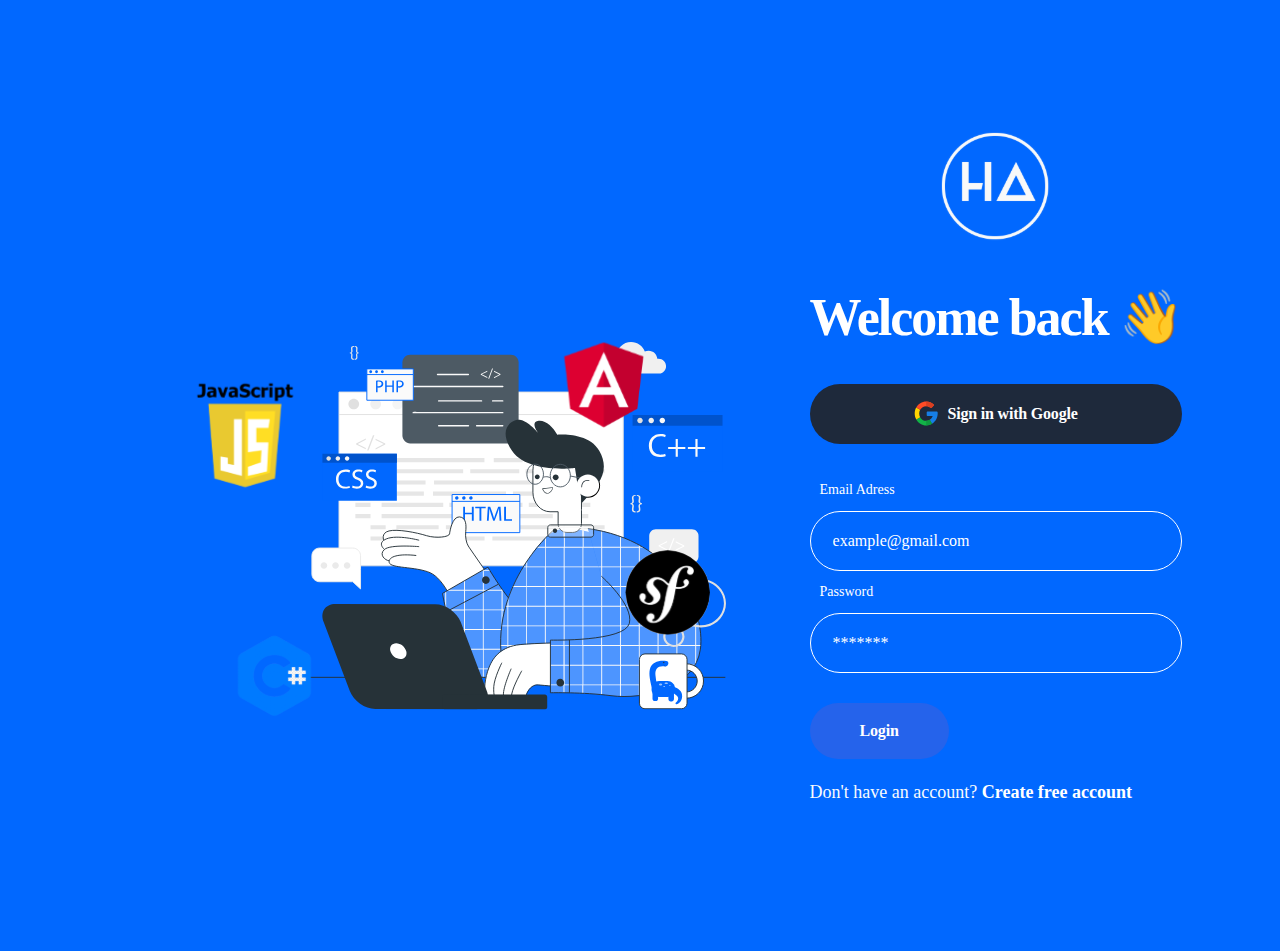
<file: login.html>
<!DOCTYPE html>
<html lang="en">
<head>
    <meta charset="UTF-8">
    <meta name="viewport" content="width=device-width, initial-scale=1.0">
    <title>Hamdaoui Academy : Login </title>
    <link rel="stylesheet" href="css/login.css">
</head>
<body >



    <div class="login_wrapper">
        <div class="image_block">

        </div>
        <div class="form_block">
            <img src="assets/login_logo.svg" alt="">
            <h1>Welcome back 👋</h1>
            <!--<p>Tunisian E-learning plateform that provide free and paid Web development courses and tutorials in arabic language.</p>
            
        --><a href="">
                <svg width="24" height="25" viewBox="0 0 24 25" fill="none" xmlns="http://www.w3.org/2000/svg">
                    <path d="M22.8293 10.3966L13.4474 10.3961C13.0331 10.3961 12.6973 10.7461 12.6973 11.178V14.3022C12.6973 14.734 13.0331 15.0841 13.4473 15.0841H18.7306C18.1521 16.6492 17.0723 17.9599 15.6947 18.7927L17.9475 22.8579C21.5612 20.6792 23.6977 16.8566 23.6977 12.5774C23.6977 11.9681 23.6546 11.5326 23.5685 11.0421C23.503 10.6695 23.1926 10.3966 22.8293 10.3966Z" fill="#167EE6"/>
                    <path d="M12.1968 19.7782C9.61127 19.7782 7.35412 18.3056 6.14185 16.1265L2.24219 18.4695C4.2267 22.0549 7.94433 24.4693 12.1968 24.4693C14.2829 24.4693 16.2514 23.8838 17.9471 22.8634V22.8578L15.6943 18.7926C14.6638 19.4156 13.4714 19.7782 12.1968 19.7782Z" fill="#12B347"/>
                    <path d="M17.9475 22.8634V22.8579L15.6947 18.7926C14.6643 19.4156 13.4719 19.7782 12.1973 19.7782V24.4693C14.2834 24.4693 16.2519 23.8838 17.9475 22.8634Z" fill="#0F993E"/>
                    <path d="M5.19747 12.481C5.19747 11.1525 5.54527 9.90962 6.1428 8.83549L2.24314 6.49243C1.2589 8.25448 0.697266 10.3008 0.697266 12.481C0.697266 14.6612 1.2589 16.7076 2.24314 18.4696L6.1428 16.1265C5.54527 15.0524 5.19747 13.8095 5.19747 12.481Z" fill="#FFD500"/>
                    <path d="M12.1968 5.18376C13.8829 5.18376 15.4316 5.80828 16.6412 6.8471C16.9397 7.10335 17.3734 7.08485 17.6468 6.79989L19.7703 4.58627C20.0805 4.26296 20.0584 3.73374 19.727 3.43412C17.7003 1.60127 15.0633 0.492676 12.1968 0.492676C7.94433 0.492676 4.2267 2.90706 2.24219 6.49241L6.14185 8.83547C7.35412 6.65636 9.61127 5.18376 12.1968 5.18376Z" fill="#FF4B26"/>
                    <path d="M16.6417 6.8471C16.9401 7.10335 17.3739 7.08485 17.6472 6.79989L19.7708 4.58627C20.0809 4.26296 20.0588 3.73374 19.7275 3.43412C17.7008 1.60122 15.0637 0.492676 12.1973 0.492676V5.18376C13.8833 5.18376 15.432 5.80828 16.6417 6.8471Z" fill="#D93F21"/>
                    </svg>
<span>Sign in with Google</span>                    
            </a>
            <form>
                <div>
                    <label for="">Email Adress</label>
                    <input type="email" placeholder="example@gmail.com" />
                </div>
                <div>
                    <label for="">Password</label>
                    <input type="password" placeholder="*******" />
                </div>
                <!--<div class="checkbox">
                    
                    <input type="checkbox"  />
                    <label for="">Remember me</label>
                </div>-->
                <button type="submit" class="login_submit_btn">Login</button>
                <p>Don't have an account?  <b><a href="register.html">Create free account</a> </b></p>
            </form>
        </div>
        
    </div>
    
</body>
</html>
</file>
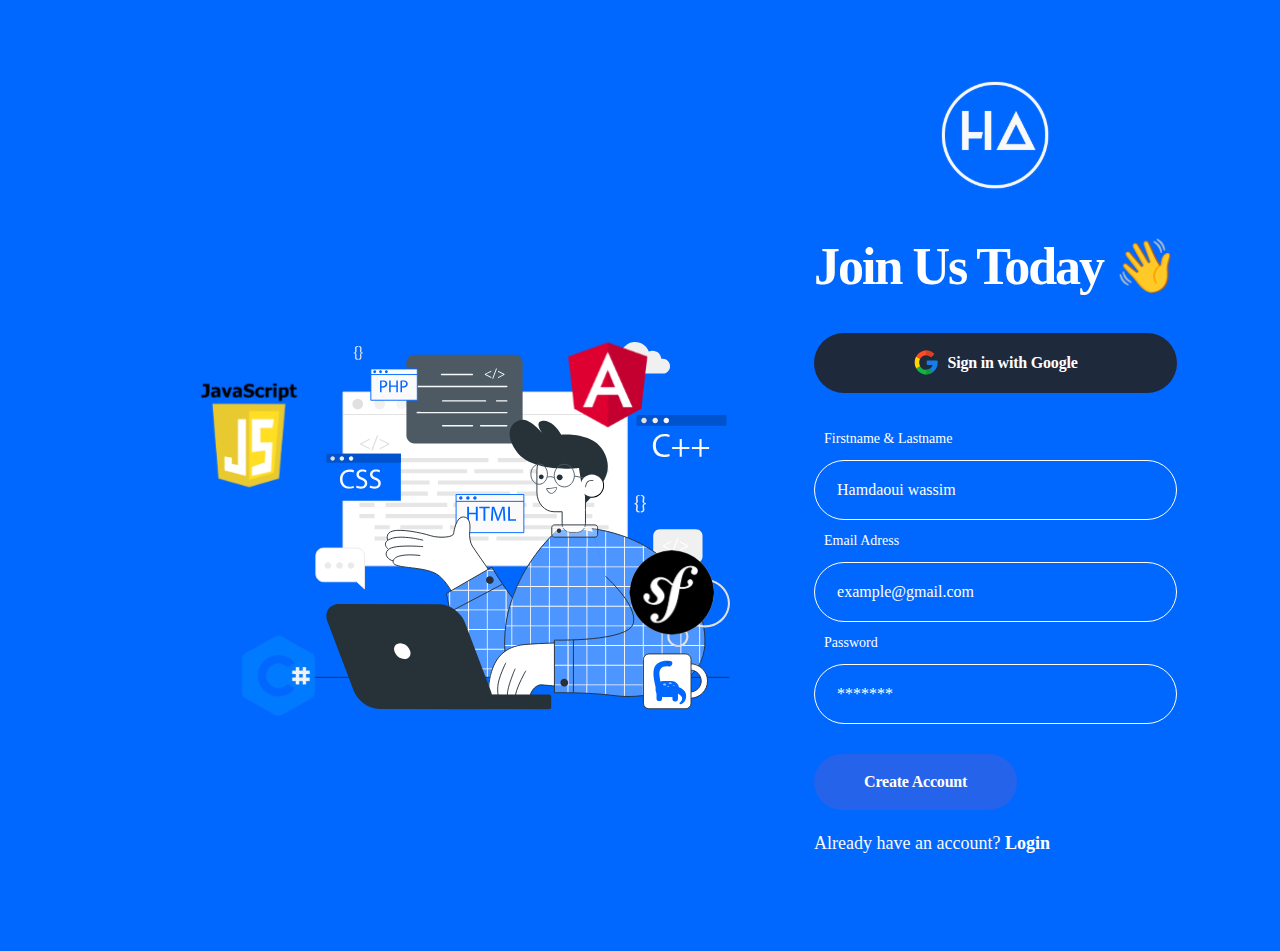
<file: register.html>
<!DOCTYPE html>
<html lang="en">
<head>
    <meta charset="UTF-8">
    <meta name="viewport" content="width=device-width, initial-scale=1.0">
    <title>Hamdaoui Academy : Login </title>
    <link rel="stylesheet" href="css/register.css">
</head>
<body >



    <div class="login_wrapper">
        <div class="image_block">

        </div>
        <div class="form_block">
            <img src="assets/login_logo.svg" alt="">
            <h1>Join Us Today 👋</h1>
            <!--<p>Tunisian E-learning plateform that provide free and paid Web development courses and tutorials in arabic language.</p>
            
        --><a href="">
                <svg width="24" height="25" viewBox="0 0 24 25" fill="none" xmlns="http://www.w3.org/2000/svg">
                    <path d="M22.8293 10.3966L13.4474 10.3961C13.0331 10.3961 12.6973 10.7461 12.6973 11.178V14.3022C12.6973 14.734 13.0331 15.0841 13.4473 15.0841H18.7306C18.1521 16.6492 17.0723 17.9599 15.6947 18.7927L17.9475 22.8579C21.5612 20.6792 23.6977 16.8566 23.6977 12.5774C23.6977 11.9681 23.6546 11.5326 23.5685 11.0421C23.503 10.6695 23.1926 10.3966 22.8293 10.3966Z" fill="#167EE6"/>
                    <path d="M12.1968 19.7782C9.61127 19.7782 7.35412 18.3056 6.14185 16.1265L2.24219 18.4695C4.2267 22.0549 7.94433 24.4693 12.1968 24.4693C14.2829 24.4693 16.2514 23.8838 17.9471 22.8634V22.8578L15.6943 18.7926C14.6638 19.4156 13.4714 19.7782 12.1968 19.7782Z" fill="#12B347"/>
                    <path d="M17.9475 22.8634V22.8579L15.6947 18.7926C14.6643 19.4156 13.4719 19.7782 12.1973 19.7782V24.4693C14.2834 24.4693 16.2519 23.8838 17.9475 22.8634Z" fill="#0F993E"/>
                    <path d="M5.19747 12.481C5.19747 11.1525 5.54527 9.90962 6.1428 8.83549L2.24314 6.49243C1.2589 8.25448 0.697266 10.3008 0.697266 12.481C0.697266 14.6612 1.2589 16.7076 2.24314 18.4696L6.1428 16.1265C5.54527 15.0524 5.19747 13.8095 5.19747 12.481Z" fill="#FFD500"/>
                    <path d="M12.1968 5.18376C13.8829 5.18376 15.4316 5.80828 16.6412 6.8471C16.9397 7.10335 17.3734 7.08485 17.6468 6.79989L19.7703 4.58627C20.0805 4.26296 20.0584 3.73374 19.727 3.43412C17.7003 1.60127 15.0633 0.492676 12.1968 0.492676C7.94433 0.492676 4.2267 2.90706 2.24219 6.49241L6.14185 8.83547C7.35412 6.65636 9.61127 5.18376 12.1968 5.18376Z" fill="#FF4B26"/>
                    <path d="M16.6417 6.8471C16.9401 7.10335 17.3739 7.08485 17.6472 6.79989L19.7708 4.58627C20.0809 4.26296 20.0588 3.73374 19.7275 3.43412C17.7008 1.60122 15.0637 0.492676 12.1973 0.492676V5.18376C13.8833 5.18376 15.432 5.80828 16.6417 6.8471Z" fill="#D93F21"/>
                    </svg>
<span>Sign in with Google</span>                    
            </a>
            <form>
                <div>
                    <label for="">Firstname & Lastname</label>
                    <input type="text" placeholder="Hamdaoui wassim" />
                </div>
                <div>
                    <label for="">Email Adress</label>
                    <input type="email" placeholder="example@gmail.com" />
                </div>
                <div>
                    <label for="">Password</label>
                    <input type="password" placeholder="*******" />
                </div>
               <!-- <div class="checkbox">
                    
                    <input type="checkbox"  />
                    <label for="">Remember me</label>
                </div>-->
                <button type="submit" class="login_submit_btn">Create Account</button>
                <p>Already have an account?  <b><a href="login.html">Login</a> </b> </p>
            </form>
        </div>
        
    </div>
    
</body>
</html>
</file>
<file: css/global.css>
@import url("https://fonts.googleapis.com/css2?family=Plus+Jakarta+Sans:ital,wght@0,200..800;1,200..800&display=swap");
* {
  font-family: "Poppins", sans-serif;
  text-decoration: none;
  box-sizing: border-box;
  margin: 0;
  padding: 0;

}
body{
  
}
@media (min-width: 1440px)  {
ul {
  display: flex;
  list-style-type: none;
  gap: 43px;
}
.nav-item a,
.nav-item a svg {
  transition: all 1s ease-in-out;
}
.nav-item a {
  display: flex;
  align-items: center;
  gap: 7px;
  /* Button title */
  font-style: normal;
  font-weight: 500;
  font-size: 17px;
  line-height: 24px;
  /* identical to box height, or 141% */
  text-align: center;
  letter-spacing: -0.006em;
  /* Dark Gray / Dark Gray 2 */
  color: #252c32;
}
.nav-item a:hover,
.nav-item a:hover svg {
  color: #0168ff;
  fill: #0168ff;
}


  section,footer{
    padding-inline: 2%;
    width: 1400px;
    margin: 0 auto;
  }

.gradient {

  height: 1126.12px;
  background: linear-gradient(
    359.02deg,
    rgba(218, 218, 218, 0) 0.83%,
    rgba(0, 101, 249, 0.2) 57.15%,
    rgba(255, 255, 255, 0.2) 96.53%
  );
  background-repeat: no-repeat;
}
.navbar {
  display: flex;
  align-items: center;
  justify-content: space-evenly;
  height: 78px;
  border-bottom: 1px solid #e5e9eb;
}

.navbar .notifications {
  display: flex;
  align-items: center;
}

.main header {
  padding-inline: 2%;
  width: 1400px;
  margin: 0 auto;
  padding: 0;
  background-repeat: no-repeat;
  background-image: url("../images/habg.png");
  background-position: center;
}

.header_block {
  padding-block: 90px;
  margin-inline: 120px;
  display: flex;
  justify-content: space-between;
}

.header_block .header_right {
}

.header_block .header_left {
  max-width: 513px;
}

.header_block .header_left h1 {
  margin-bottom: 0;
  color: #18181b;
  font-size: 58px;
  line-height: 66px;
  font-weight: 800;
  font-family: "Plus Jakarta Sans";
}

.header_block .header_left p {
  margin-top: 0 !important;
  font-weight: 400;
  font-size: 16px;
  line-height: 24px;
  /* or 150% */

  color: #667085;
}
.header_block .header_left h1 span {
  color: #0168ff;
  font-size: 58px;
  line-height: 66px;
  font-weight: 800;
  font-family: "Plus Jakarta Sans";
}

.header_features {
  margin-top: 48px !important;
  display: flex;
  margin: 0 auto;
  justify-content: space-evenly;
}

.header_features div {
  display: flex;
  align-items: center;
  gap: 10px;
}

.header_features div h2 {
  font-weight: 500;
  font-size: 21px;
  line-height: 25px;
  /* or 119% */
  text-transform: lowercase;
  color: #03053a;
}
.buttons{
  margin-block:18px ;
}
/** path section **/
section.path {
  min-width: 1090px;
  margin: 0 auto !important;
}
section.path .titles {
  max-width: 452px;
  margin: 128px auto;
}
section.path .titles h3 {
  font-weight: 600;
  font-size: 34px;
  line-height: 47px;
  /* identical to box height, or 138% */
  text-align: center;
  letter-spacing: -2px;
  color: #0168ff;
  margin-bottom: 8px;
}
section.path .titles p {
  margin-bottom: 0;
  font-weight: 600;
  font-size: 21px;
  line-height: 28px;
  /* or 133% */
  text-align: center;
  letter-spacing: -0.2px;
  color: #090914;
}

.paths {
  display: flex;
  justify-content: space-between;
  gap: 50px;
}
.paths svg {
  max-width: 238px;
}

.first_path,
.second_path {
  padding: 15px;
  min-width: 514px;
  display: flex;
  align-items: center;
  box-shadow: 10px 7px 26.5px -4px rgba(0, 0, 0, 0.12);
  border-radius: 53px;
}

.first_path:hover,
.second_path:hover {
  border: 1px solid #4d5a64;
}

.paths h4 {
  color: #0168ff;
  font-size: 27px;
  font-weight: 600;
  line-height: 32.67px;
}

.paths p {
  font-weight: 400;
  font-size: 16px;
  line-height: 24px;
  /* or 150% */
  color: #667085;
}

.paths a {
  display: flex;
  align-items: center;
  padding: 0px;
  gap: 26px;

  font-weight: 700;
  font-size: 17px;
  line-height: 26px;
  color: #03053a;
}

section.request_tutorial {
  min-width: 1090px;
  height: 355px;
  overflow: hidden;
  margin: 0 auto;
  margin-top: 56.03px !important;
}

section.request_tutorial .gradient_Box {
  display: flex;
  justify-content: space-between;
  min-width: 1090px;
  height: 355px;
  padding: 20px 40px;
  align-items: center;
  background: linear-gradient(90deg, #1f1bf0 0%, #5ddcff 100%);
  border-radius: 42px;
}


.gradient_Box h4 {
  font-weight: 700;
  font-size: 26px;
  line-height: 129%;
  /* or 34px */
  text-transform: capitalize;

  color: #ffffff;
}
.gradient_Box p{
 

font-weight: 500;
font-size: 17px;
line-height: 24px;
/* or 141% */

color: #FFFFFF;


}
.gradient_box_bg {
  width: 50%;
  height: 100%;
  background-image: url("../images/Ellipse.svg"), url("../images/image.svg");

  background-repeat: no-repeat, no-repeat;
  background-position:  20px, 120%;
}
.gradient_Box h4{
font-weight: 700;
font-size: 26px;
line-height: 129%;
margin-top: 9px;
margin-bottom: 5px;
text-transform: capitalize;

}
.gradient_Box .first_title{
  padding-inline: 12px;
  font-weight: 600;
  font-size: 17px;
  line-height: 28px;
  color: #ffffff;
  background: #53bbfd;
  border-radius: 8px;
}
.gradient_Box span{
  color: #FCE45E;
  
}

.gradient_Box .see_more{
  



/* Auto layout */
display: flex;
flex-direction: column;
justify-content: center;
align-items: center;
padding: 16px;
gap: 10px;

width: 196.35px;
height: 46.27px;

background: #FFFFFF;
border: 1.5px solid #FFFFFF;
border-radius: 60px;


font-family: 'Plus Jakarta Sans';
font-style: normal;
font-weight: 700;
font-size: 16px;
line-height: 22px;
/* identical to box height, or 138% */
display: flex;
align-items: center;
text-align: right;
margin-top: 20px;
color: #3B70F7;




}

/** courses **/
.courses_list{
  display: flex;
  justify-content: space-between;
  gap: 10px;
}
.courses_details{
text-align: center;
}

section.courses .courses_details {
  max-width: 452px;
  margin: 128px auto;
}
section.courses .courses_details h3 {
  font-weight: 600;
  font-size: 34px;
  line-height: 47px;
  /* identical to box height, or 138% */
  text-align: center;
  letter-spacing: -2px;
  color: #0168ff;
  margin-bottom: 8px;
}
section.courses .courses_details p {
  margin-bottom: 0;
  font-weight: 600;
  font-size: 21px;
  line-height: 28px;
  /* or 133% */
  text-align: center;
  letter-spacing: -0.2px;
  color: #090914;
}
.course_card{
  overflow: hidden;
  width: 278px;
  padding-block: 10px;
 
  
}
.course_card_image{
  overflow: hidden;
  width: 278px;
  height: 189px;
  border-radius: 40px;
}

.course_card_image img{
  width: 278px;
  height: 189px;
  object-fit: cover;
}

.course_card_details h4{
margin-top: 15px;
font-weight: 700;
font-size: 19px;
line-height: 121%;
/* or 23px */
text-transform: capitalize;

color: #03053A;



}

.course_card_details p {
  


font-weight: 400;
font-size: 16px;
line-height: 24px;
/* or 150% */

color: #667085;


margin-bottom: 9px;

}

.chapters{
  display: flex;
  gap: 10px;
  margin-block:11px;
font-weight: 500;
font-size: 17px;
line-height: 20px;
/* identical to box height, or 118% */
text-align: center;
color: #0168FF;


}

.course_card_details .enroll{
/* Group 45778 */
display: flex;
align-items: center;
max-width: 155.04px;
gap: 5px;
border: 1px solid #0168FF;
border-radius: 33px;
font-weight: 700;
font-size: 17px;
line-height: 26px;
color: #0168FF;
padding: 6px 11px;

}
.courses .controls{
position: absolute;
right: 0;
top: 150px;
display: flex;
gap: 10px;


}
.courses .controls .circle{
  display: flex;
  align-items: center;
  justify-content: center;
  width: 39px;
  height: 39px;
  border-radius: 50%;
  border: 1px solid #0168FF;
}
.circle .active{
  background-color: #0168FF;
  
}
section.blog .titles {
  text-align: center;
  max-width: 452px;
  margin: 128px auto;
}
section.blog .titles   h3 {
  font-weight: 600;
  font-size: 34px;
  line-height: 47px;
  /* identical to box height, or 138% */
  text-align: center;
  letter-spacing: -2px;
  color: #0168ff;
  margin-bottom: 8px;
}
section.blog .titles  p {
  margin-bottom: 0;
  font-weight: 600;
  font-size: 21px;
  line-height: 28px;
  /* or 133% */
  text-align: center;
  letter-spacing: -0.2px;
  color: #090914;
  margin-bottom: 11px;
}
section.blog .titles a{
 
font-weight: 700;
font-size: 17px;
line-height: 26px;

color: #090914;


}
.main_blog{
  width: 592px;
}
.main_blog_image{
  overflow: hidden;
  border-radius: 40px;
width: 592px;
height: 252px;
border-radius: 40px;


}
.main_blog_image img{
  object-fit: cover;
  width: 592px;
height: 252px;

}

.main_blog_details{
  margin-top: 32px;

}

.main_blog_details  span.writer , .content span{

font-weight: 600;
font-size: 14px;
line-height: 20px;
color: #0168FF;


}
.main_blog_details h4{
  display: flex;
  justify-content: space-between;
  margin-block: 12px;
  text-align: left;
font-weight: 600;
font-size: 24px;
line-height: 32px;
color: #101828;  
}
.content h4{
font-weight: 600;
font-size: 18px;
line-height: 28px;
color: #101828;


}

.main_blog_details p , .content p{
font-weight: 400;
font-size: 16px;
line-height: 24px;
color: #667085;
}

.other_blog{
  max-width: 592px;
  display: flex;
  flex-direction: column;
  gap: 32px;
}
.other_blog>div{
  display: flex;
  gap: 24px;
  height: 200px;
  overflow: hidden;
}
.other_blog .content{
  width: 248px;
}
.first_blog_image  , .second_blog_image{
  border-radius: 40px;
  overflow: hidden;
  height: 200px;
  width: 320px;

}
.first_blog_image img  , .second_blog_image img{
  width: 320px;
  height: 200px;
  object-fit: cover;

}

.blogs_posts{
  display: flex;
  gap: 32px;
}

/** section posts **/

section.posts{
  margin-block: 127px;
}


section.posts .post_details{
display: flex;
justify-content: space-between;
margin-bottom: 78.5px;

}

section.posts .post_details .post_content{
  
width: 40%;
  overflow: hidden;
  min-width: 491px;
  min-height: 312.85px;



}
section.posts .post_details .post_content h1
{
max-width: 478.11px;
font-weight: 700;
font-size: 36px;
line-height: 121%;
/* or 44px */
color: #03053A;
margin-bottom: 18px;


}

section.posts .post_details .post_content p
{


font-weight: 400;
font-size: 16px;
line-height: 24px;
max-width: 478.11px;
color: #667085;
margin-bottom: 18px;






}
section.posts .post_details .post_content a
{


 /* Group 45778 */
display: flex;
align-items: center;
justify-content: space-between;
max-width: 173.04px;
gap: 5px;
border: 1px solid #0168FF;
border-radius: 33px;
font-weight: 700;
font-size: 17px;
line-height: 26px;
color: #0168FF;
padding: 6px 20px;





}
section.posts .post_details .post_content .title{
 max-width: 163px;
padding: 0 6px;
background: #E7F1FF;
border-radius: 8px;
font-weight: 600;
font-size: 21px;
line-height: 28px;
/* identical to box height, or 133% */
letter-spacing: -0.2px;
margin-block: 9.5px;

color: #0168FF;


  
  
  }



section.posts .post_details .post_cover{
  overflow: hidden;
  border-radius: 42px;
  min-height: 363px;
  min-width: 683;
  
}
section.posts .post_details .post_cover img{
  object-fit: cover;
  width: 100%;
  height: 100%;
  
}

section.premium{
  height: 493px;
  background-image: url("../assets/premuim_bg.svg")  , url("../assets/premuim_logo.svg") ;
background-repeat: no-repeat,no-repeat ;
}
section.premium .premuim_details{
  padding:10px;
  margin-left: 688px;
}

section.premium .premuim_details .title{
  max-width: 200px;
padding: 0 6px;
color: white;
border-radius: 8px;
font-weight: 600;
font-size: 21px;
line-height: 28px;
/* identical to box height, or 133% */
letter-spacing: -0.2px;
margin-block: 9.5px;
background: #FBD15B;

}

section.premium .premuim_details h1{

font-weight: 600;
font-size: 34px;
line-height: 47px;
/* or 138% */
letter-spacing: -2px;

/* Base/02 */
color: #090914;
margin-bottom: 26px;


}

section.premium .premuim_details p{


font-weight: 400;
font-size: 16px;
line-height: 24px;
/* or 150% */

color: #667085;


  
  
  }

  .premium_list{
    display: flex;
    flex-wrap: wrap;
    margin-top: 20px;
    
  }
  .premium_list .premium_list_item{
    width: 50%;
    display: flex;
    align-items: center;
    gap: 10px;
    margin-bottom: 30px;

  }

  .premuim_details .buttons{
    
  }
  .premuim_details .buttons a{
   

font-weight: 700;
font-size: 14px;
line-height: 22px;




/* Auto layout */
display: flex;
flex-direction: column;
justify-content: center;
align-items: center;
padding: 16px;
gap: 10px;
color:#18181B;
border: 1px solid #18181B;;
/* gray/900 */
border: 1.5px solid #18181B;
border-radius: 60px;

    
  }
  .premuim_details .buttons a.active{
    color: white;
    /* gray/900 */
    background: #18181B;
  }

  section.reviews{
    padding-top:44px ;
    width: 100vw;
    margin-top: 100px;
    background: #CDECFF70;
   
    background-image: url("../assets/footer_logo.svg"),url("../assets/footer_logo_2.svg");
    background-repeat: no-repeat;
    background-position: top left , bottom right;
  }

  section.reviews .title{
    text-align: center;
    margin-top: 44px !important;
  }

  section.reviews .title h2{
    
   
font-weight: 600;
font-size: 34px;
line-height: 47px;
/* identical to box height, or 138% */
text-align: center;
letter-spacing: -2px;

color: #0168FF;


  }
  section.reviews .title h3{
    
   
font-weight: 600;
font-size: 21px;
line-height: 28px;
/* or 133% */
text-align: center;
letter-spacing: -0.2px;

color: #090914;


  }
.review_details{
  padding: 20px 0;
  text-align: center;
}

  .review_content p{
   
    text-align: center;
    margin: 32px auto;
   max-width: 886px;
font-weight: 300;
font-size: 29px;
line-height: 45px;
/* or 155% */
text-align: center;
letter-spacing: -0.02em;
/* Gray/900 */
color: #101828;



  }
  .user_details{
    margin: 16px auto;
  }
  .user_details h2{
   

font-weight: 500;
font-size: 18px;
line-height: 28px;
/* identical to box height, or 156% */
text-align: center;

/* Gray/900 */
color: #101828;


  }
  .user_details h3{
  
font-weight: 400;
font-size: 16px;
line-height: 24px;
/* identical to box height, or 150% */
text-align: center;

/* Gray/500 */
color: #667085;



  }

  .review_users{
    text-align: center;
    width: 50%;
    display: flex;
    margin: 0 auto;
    height: 47px;
    justify-content: center;
    margin-bottom: 55px;
    


  }
  .review_users img{
    margin-left: -10px;
  }
footer{
  padding-bottom: 76px;
}
  footer .first_block{
    
    padding-block: 63px;
    display: flex;
    justify-content: space-between;

font-family: 'Plus Jakarta Sans';

font-weight: 700;
font-size: 32px;
line-height: 42px;
color: #18181B;


  }


  footer .second_block{
    margin: 56px auto;
    display: flex;
    gap: 40px;
  
  }
  footer .second_block .about{
margin-top: 56px;
    width: 50%;
  }
  footer .second_block .about p{
margin: 10px auto;
font-weight: 400;
font-size: 16px;
line-height: 24px;
/* or 150% */

color: #667085;


  }
  footer .second_block .about_1 {
   
    width: 100%;
    
  }
  footer .second_block .about_1 p{
   max-width: 626px;

font-family: 'Poppins';
font-style: normal;
font-weight: 400;
font-size: 17px;
line-height: 24px;
/* or 141% */

color: #18181B;


    margin-block: 32px;
    
  }
  .second_block .links{
    display: flex;
  }
  .second_block .links ul {
    width: 25%;
    display: block;
    
  }
  .second_block .links ul li{
  margin-bottom: 12px;
  }
  footer>p{
   
text-align: center;
font-family: 'Poppins';
font-style: normal;
font-weight: 500;
font-size: 17px;
line-height: 24px;

/* or 141% */

color: #03053A;


  }


}
</file>
<file: css/buttons.css>
.signup_button {
  margin-right: 43px;
  /* Button/Primary/With Icon */
  box-sizing: border-box;
  /* Auto layout */
  display: flex;
  flex-direction: column;
  justify-content: center;
  align-items: center;
  padding: 16px;
  gap: 10px;
  font-size: 14px;
  font-weight: 700;
  line-height: 22px;
  text-align: right;

  color: white;
  /* gray/900 */
  background: #18181b;
  /* gray/900 */
  border: 1.5px solid #18181b;
  border-radius: 60px;

  width: 196.35px;
  height: 46.27px;
}

.buttons .new_account,.contact_btn,
.buttons .see_tutorials {
}
.buttons {
  display: flex;
  gap: 20px;
  align-items: center;
}
.buttons .new_account {
  padding-left: 16px;
  display: flex;
  align-items: center;
  height: 46.27px;
  border-radius: 60px;
  background: #0168ff;
}

.buttons .new_account span {
  padding-right: 2px;
  font-size: 16px;
  line-height: 22px;
  font-weight: 700;
  color: white;
}

.buttons .new_account img {
  margin-inline: 4px;
  width: 38px;
  height: 38px;
}

.buttons .see_tutorials {
  padding-inline: 16px;
  display: flex;
  gap: 10px;
  align-items: center;
  height: 46.27px;
  border-radius: 60px;
  border: 1px solid transparent;
  font-size: 17px;
  font-weight: 700;
  line-height: 25.5px;
  color: #0168ff;
}
.buttons .see_tutorials:hover {
  border: 1px solid #0168ff;
}

.contact_btn{
 
  gap: 20px;
  background-color: #18181b;
  color: white;
  padding-left: 16px;
  display: flex;
  align-items: center;
  height: 46.27px;
  border-radius: 60px;


/* Bold/13px */
font-family: 'Plus Jakarta Sans';
font-style: normal;
font-weight: 700;
font-size: 14px;
line-height: 22px;
/* identical to box height, or 157% */


/* base/white */
color: #FFFFFF;


}
.contact_btn span {
  padding-right: 2px;
  font-size: 16px;
  line-height: 22px;
  font-weight: 700;
  color: white;
}

.contact_btn img {
  margin-inline: 4px;
  width: 38px;
  height: 38px;
}
</file>
<file: css/login.css>
*{
    color: white;
    text-decoration: none;
}
body{
     background: #0168FF;
     height: 100vh;
     min-height: 800px;
     width: 100vw;
     padding: 2%;
      margin: 0;
      display: flex;
      justify-content: center;
      align-items: center;

}

.login_wrapper{
    width: 100vw;
    min-height: 600px;
    display: flex;
    gap: 20px;
    justify-content: center;
    align-items: center;
}
.login_wrapper .image_block{
    margin-top: 211px;
    max-width: 724px;
    min-height: 478px;
    width: 50%;
    background: url("../images/header_right.svg");
    background-repeat: no-repeat;
    background-size: 90%;
}

.login_wrapper .form_block{
    text-align: center;
    max-width: 449px;
   
}

.login_wrapper .form_block h1{
    text-align: center;
    /* Bold/52px */
font-family: 'Poppins';
font-style: normal;
font-weight: 600;
font-size: 52px;
line-height: 62px;
/* or 119% */
letter-spacing: -2px;

/* base/white */
color: #FFFFFF;
}
.login_wrapper .form_block p {
    
text-align: left;
font-family: 'Poppins';
font-style: normal;
font-weight: 400;
font-size: 18px;
line-height: 30px;
/* or 167% */

color: #F8FAFD;


}
.login_wrapper .form_block>a{
    text-decoration: none;
   /* Button/Primary/With Icon */
color: white;
/* Auto layout */
display: flex;
justify-content: center;
align-items: center;
padding: 16px;
gap: 10px;


background: #1E293B;
border-radius: 35px;



}
.login_wrapper .form_block a span{
    

/* Bold/16px */
font-family: 'Poppins';
font-style: normal;
font-weight: 600;
font-size: 16px;
line-height: 28px;
/* identical to box height, or 175% */
display: flex;
align-items: center;
text-align: right;
letter-spacing: -0.2px;

/* base/white */
color: #FFFFFF;



}
form{
    margin-top: 25px;
    color: white;
    /* Bold/16px */
font-family: 'Poppins';
font-style: normal;
font-weight: 600;
}
form div{
    display: flex;
    flex-direction: column;
}
form label{
    
text-align: left;
/* Regular/13px */
font-family: 'Poppins';
font-style: normal;
font-weight: 400;
font-size: 14px;
line-height: 22px;
margin: 10px;

color: #FFFFFF;


}
form input[type='text'],form input[type='email'],form input[type='password'] {
    /* Frame 2 */

box-sizing: border-box;

/* Auto layout */
display: flex;
flex-direction: row;
align-items: center;
padding: 17px 22px;
gap: 13px;

max-width: 449px;
max-height: 60px;
color: white;
border: 1px solid #FFFFFF;
border-radius: 35px;
background: transparent;

font-family: 'Poppins';
font-style: normal;
font-weight: 400;
font-size: 16px;
line-height: 26px;







}
form input::placeholder{
    color: white;
}

form input[type='checkbox']{
    background: transparent;
}
form .checkbox{
    display: flex;
    flex-direction: row;
}

.login_submit_btn{
   
margin-top: 30px;
/* Auto layout */
display: flex;
flex-direction: column;
justify-content: center;
align-items: center;
padding: 16px;
gap: 10px;
border:none;
padding: 14px 50px;
background: #2563EB;
border-radius: 50px;


/* Bold/16px */
font-family: 'Poppins';
font-style: normal;
font-weight: 600;
font-size: 16px;
line-height: 28px;
/* identical to box height, or 175% */
display: flex;
align-items: center;
text-align: center;
letter-spacing: -0.2px;

/* base/white */
color: #FFFFFF;








}

form p{
    

/* Regular/13px */
font-family: 'Poppins';
font-style: normal;
font-weight: 400;
font-size: 14px;
line-height: 22px;


color: #FFFFFF;


}
</file>
<file: css/register.css>
*{
    color: white;
    text-decoration: none;
}
body{
     background: #0168FF;
     height: 100vh;
     min-height: 800px;
     width: 100vw;
     padding: 2%;
      margin: 0;
      display: flex;
      justify-content: center;
      align-items: center;

}

.login_wrapper{
    width: 100vw;
    min-height: 600px;
    display: flex;
    gap: 20px;
    justify-content: center;
    align-items: center;
}
.login_wrapper .image_block{
    margin-top: 211px;
    max-width: 724px;
    min-height: 478px;
    width: 50%;
    background: url("../images/header_right.svg");
    background-repeat: no-repeat;
    background-size: 90%;
}

.login_wrapper .form_block{
    text-align: center;
    max-width: 449px;
   
}

.login_wrapper .form_block h1{
    text-align: center;
    /* Bold/52px */
font-family: 'Poppins';
font-style: normal;
font-weight: 600;
font-size: 52px;
line-height: 62px;
/* or 119% */
letter-spacing: -2px;

/* base/white */
color: #FFFFFF;
}
.login_wrapper .form_block p {
    
text-align: left;
font-family: 'Poppins';
font-style: normal;
font-weight: 400;
font-size: 18px;
line-height: 30px;
/* or 167% */

color: #F8FAFD;


}
.login_wrapper .form_block>a{
    text-decoration: none;
   /* Button/Primary/With Icon */
color: white;
/* Auto layout */
display: flex;
justify-content: center;
align-items: center;
padding: 16px;
gap: 10px;


background: #1E293B;
border-radius: 35px;



}
.login_wrapper .form_block a span{
    

/* Bold/16px */
font-family: 'Poppins';
font-style: normal;
font-weight: 600;
font-size: 16px;
line-height: 28px;
/* identical to box height, or 175% */
display: flex;
align-items: center;
text-align: right;
letter-spacing: -0.2px;

/* base/white */
color: #FFFFFF;



}
form{
    margin-top: 25px;
    color: white;
    /* Bold/16px */
font-family: 'Poppins';
font-style: normal;
font-weight: 600;
}
form div{
    display: flex;
    flex-direction: column;
}
form label{
    
text-align: left;
/* Regular/13px */
font-family: 'Poppins';
font-style: normal;
font-weight: 400;
font-size: 14px;
line-height: 22px;
margin: 10px;

color: #FFFFFF;


}
form input[type='text'],form input[type='email'],form input[type='password'] {
    /* Frame 2 */

box-sizing: border-box;

/* Auto layout */
display: flex;
flex-direction: row;
align-items: center;
padding: 17px 22px;
gap: 13px;

max-width: 449px;
max-height: 60px;
color: white;
border: 1px solid #FFFFFF;
border-radius: 35px;
background: transparent;

font-family: 'Poppins';
font-style: normal;
font-weight: 400;
font-size: 16px;
line-height: 26px;







}
form input::placeholder{
    color: white;
}

form input[type='checkbox']{
    background: transparent;
}
form .checkbox{
    display: flex;
    flex-direction: row;
}

.login_submit_btn{
   
margin-top: 30px;
/* Auto layout */
display: flex;
flex-direction: column;
justify-content: center;
align-items: center;
padding: 16px;
gap: 10px;
border:none;
padding: 14px 50px;
background: #2563EB;
border-radius: 50px;


/* Bold/16px */
font-family: 'Poppins';
font-style: normal;
font-weight: 600;
font-size: 16px;
line-height: 28px;
/* identical to box height, or 175% */
display: flex;
align-items: center;
text-align: center;
letter-spacing: -0.2px;

/* base/white */
color: #FFFFFF;








}

form p{
    

/* Regular/13px */
font-family: 'Poppins';
font-style: normal;
font-weight: 400;
font-size: 14px;
line-height: 22px;


color: #FFFFFF;


}
</file>
